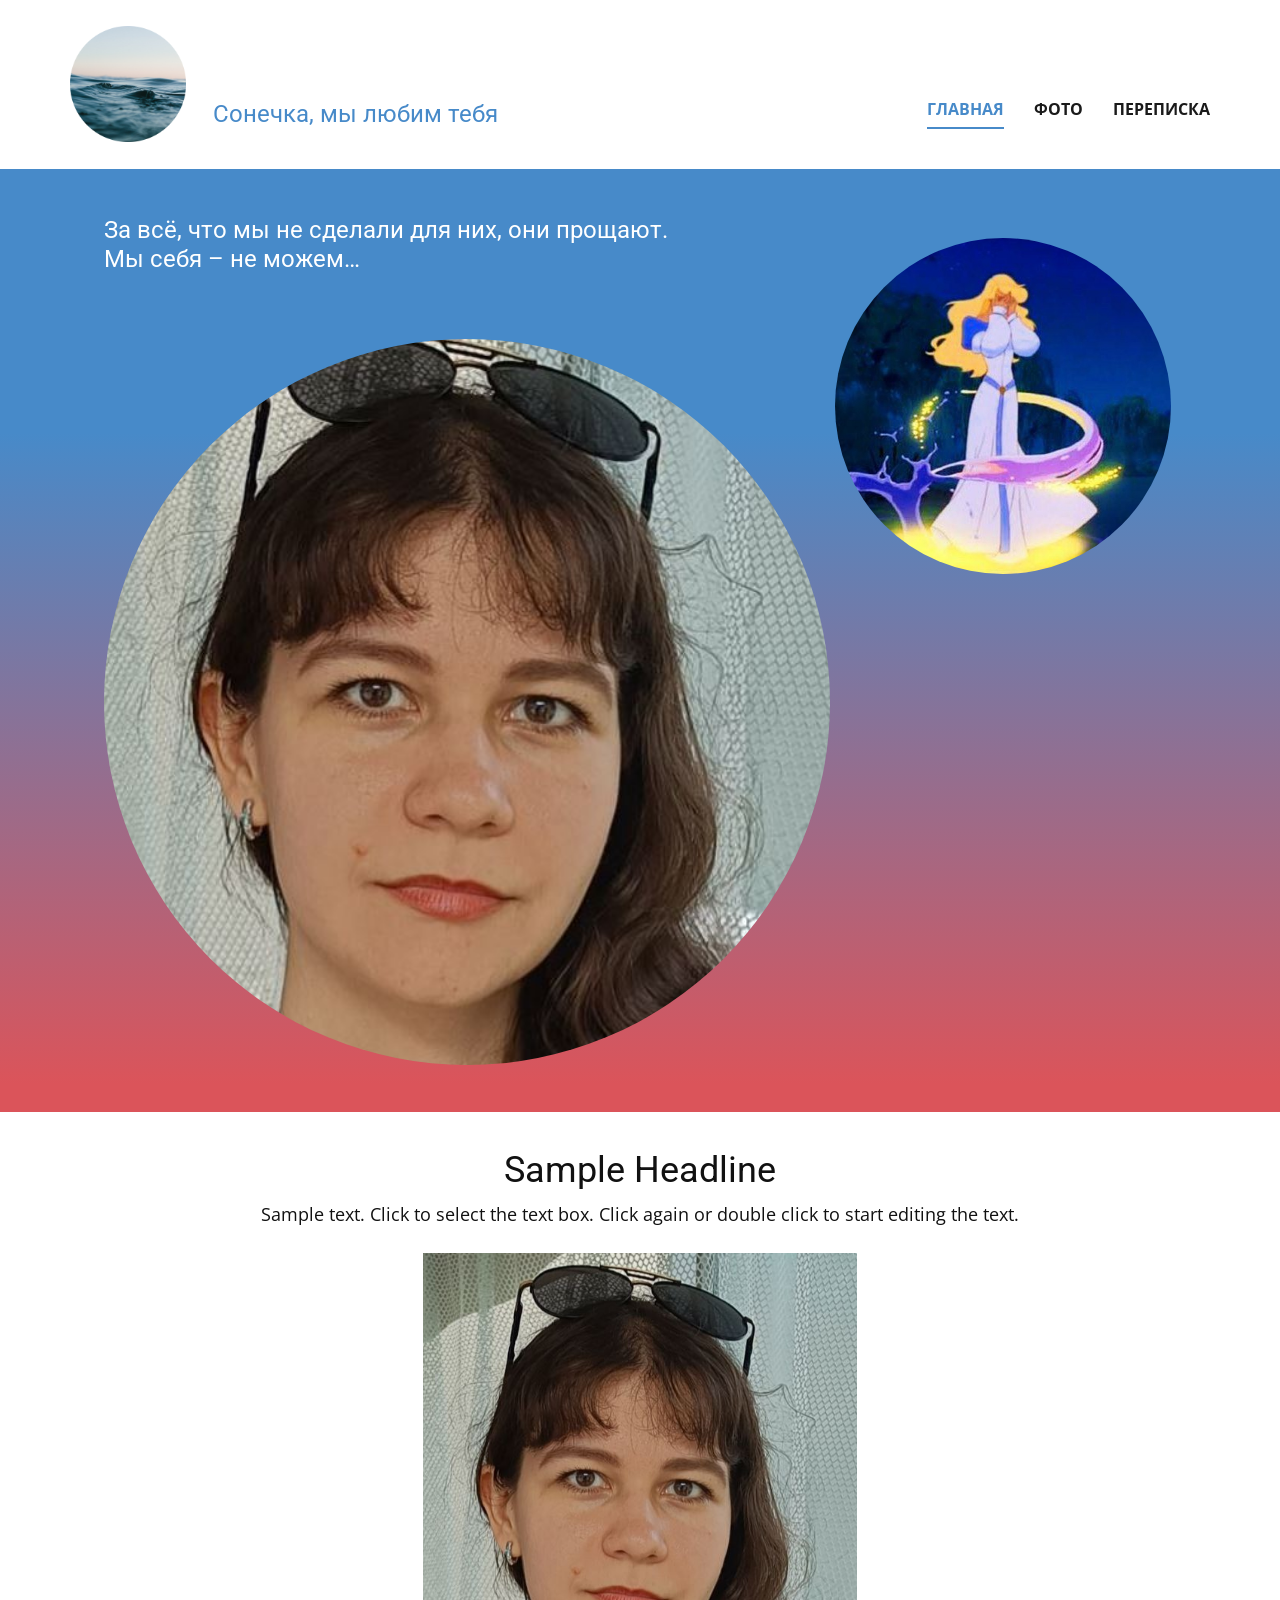
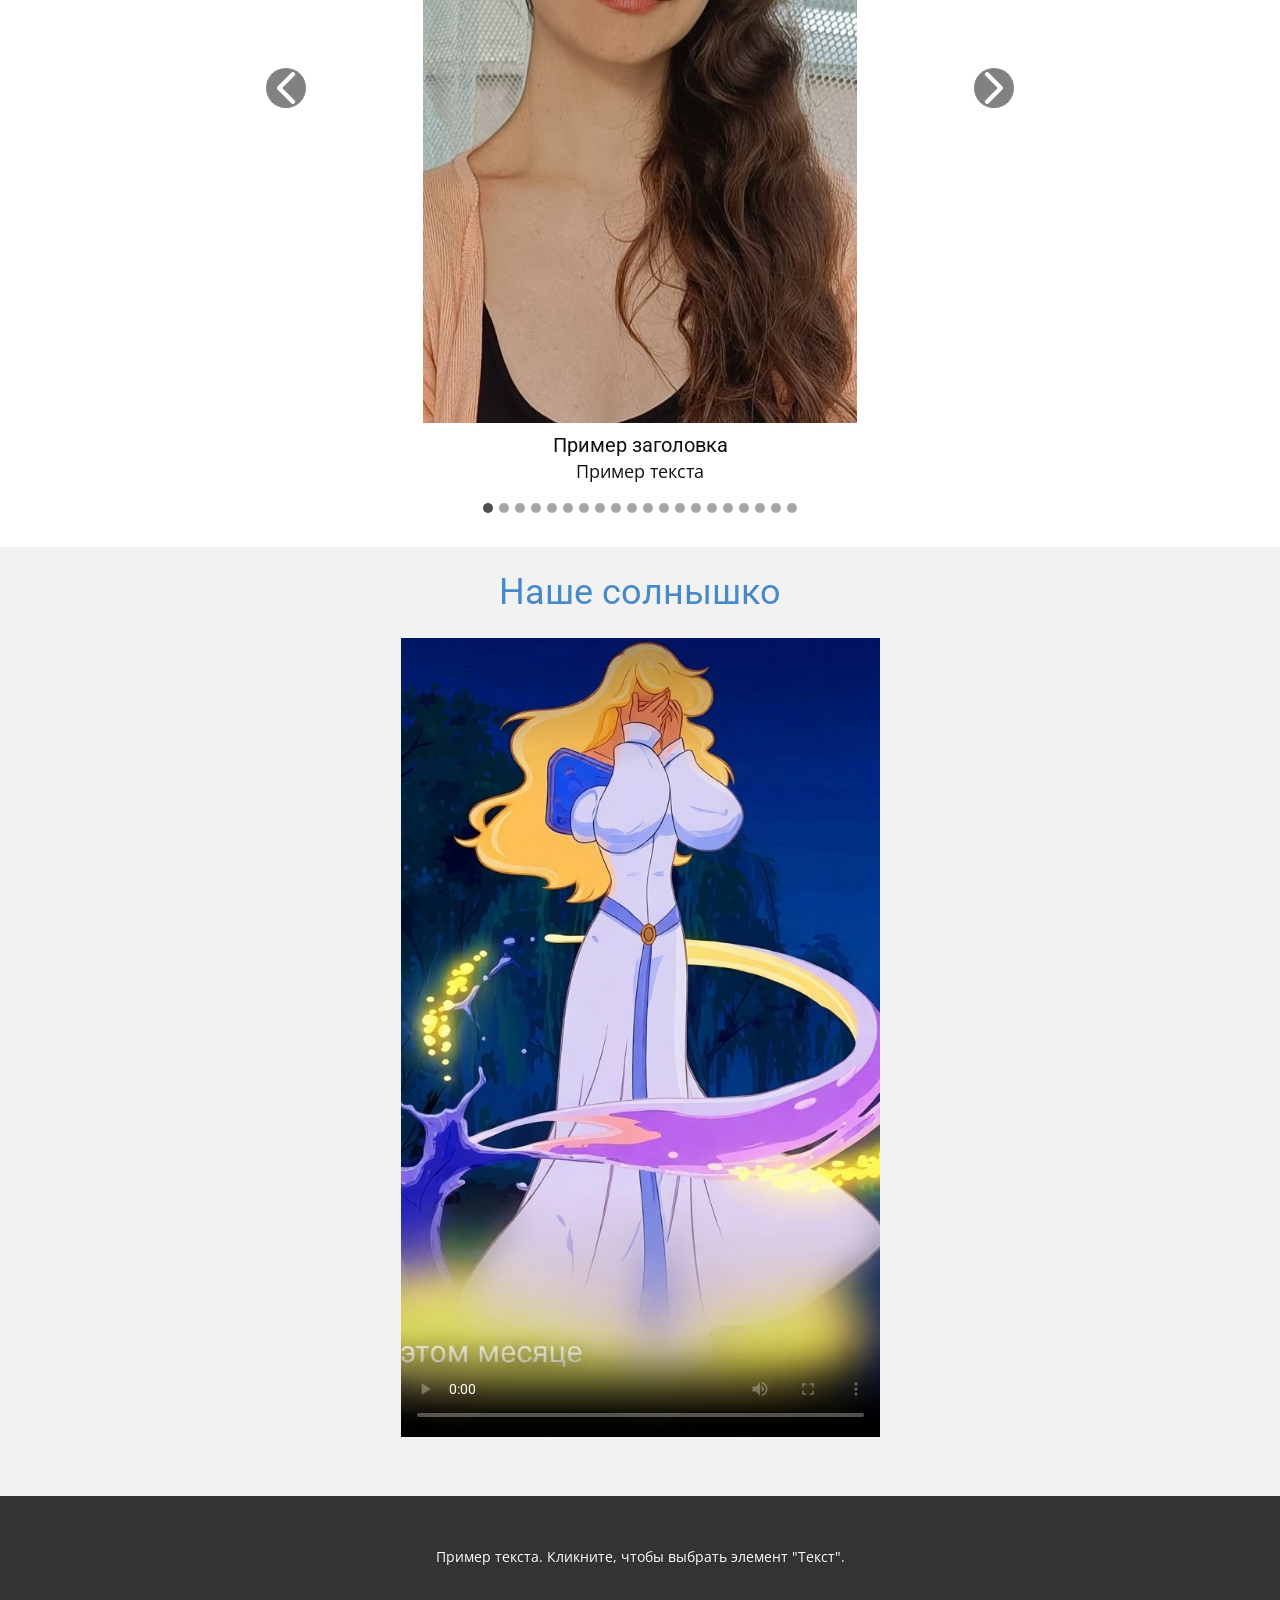
<file: index.html>
<!DOCTYPE html>
<html style="font-size: 16px;" lang="ru"><head>
    <meta name="viewport" content="width=device-width, initial-scale=1.0">
    <meta charset="utf-8">
    <meta name="keywords" content="Образец заголовка, Мы создаем знаковые бренды, О нас, Что мы делаем, Связаться с нами">
    <meta name="description" content="">
    <title>Главная</title>
    <link rel="stylesheet" href="nicepage.css" media="screen">
<link rel="stylesheet" href="index.css" media="screen">
    <script class="u-script" type="text/javascript" src="jquery.js" defer=""></script>
    <script class="u-script" type="text/javascript" src="nicepage.js" defer=""></script>
    <meta name="generator" content="Nicepage 8.5.1, nicepage.com">
    
    
    
    
    
    <link id="u-page-google-font" rel="stylesheet" href="https://fonts.googleapis.com/css2?display=swap&amp;family=Roboto:ital,wght@0,100;0,200;0,300;0,400;0,500;0,600;0,700;0,800;0,900;1,100;1,200;1,300;1,400;1,500;1,600;1,700;1,800;1,900&amp;family=Open+Sans:ital,wght@0,300;0,400;0,500;0,600;0,700;0,800;1,300;1,400;1,500;1,600;1,700;1,800">
    <script type="application/ld+json">{
		"@context": "http://schema.org",
		"@type": "Organization",
		"name": "Site1",
		"logo": "images/-.png"
}</script>
    <meta name="theme-color" content="#478ac9">
    <meta property="og:title" content="Главная">
    <meta property="og:description" content="">
    <meta property="og:type" content="website">
  <meta data-intl-tel-input-cdn-path="intlTelInput/"></head>
  <body data-home-page="Главная.html" data-home-page-title="Главная" data-path-to-root="./" data-include-products="false" class="u-body u-clearfix u-xl-mode" data-lang="ru"><header class="u-clearfix u-header u-white u-header" id="header"><div class="u-clearfix u-sheet u-valign-middle-lg u-valign-middle-md u-valign-middle-sm u-sheet-1">
        <a href="files/Soundtrack-SwanPrincess.mp3" class="u-file-link u-image u-image-round u-logo u-radius u-image-1" data-image-width="640" data-image-height="640">
          <img src="images/-.png" class="u-logo-image u-logo-image-1">
        </a>
        <h4 class="u-text u-text-palette-1-base u-text-1"> Сонечка, мы люби​м тебя</h4>
        <nav class="u-dropdown-icon u-menu u-menu-dropdown u-offcanvas u-menu-1" role="navigation" aria-label="Menu navigation">
          <div class="menu-collapse" style="font-size: 1rem; letter-spacing: 0px; font-weight: 700; text-transform: uppercase;">
            <a class="u-button-style u-custom-active-border-color u-custom-active-color u-custom-border u-custom-border-color u-custom-borders u-custom-hover-border-color u-custom-hover-color u-custom-left-right-menu-spacing u-custom-padding-bottom u-custom-text-active-color u-custom-text-color u-custom-text-decoration u-custom-text-hover-color u-custom-top-bottom-menu-spacing u-hamburger-link u-nav-link u-text-active-palette-1-base u-text-hover-palette-2-base u-hamburger-link-1" href="#" tabindex="-1" aria-label="Open menu" aria-controls="280f">
              <svg class="u-svg-link" viewBox="0 0 24 24"><use xlink:href="#menu-hamburger"></use></svg>
              <svg class="u-svg-content" version="1.1" id="menu-hamburger" viewBox="0 0 16 16" x="0px" y="0px" xmlns:xlink="http://www.w3.org/1999/xlink" xmlns="http://www.w3.org/2000/svg"><g><rect y="1" width="16" height="2"></rect><rect y="7" width="16" height="2"></rect><rect y="13" width="16" height="2"></rect>
</g></svg>
            </a>
          </div>
          <div class="u-custom-menu u-nav-container">
            <ul role="menubar" class="u-nav u-spacing-30 u-unstyled u-nav-1"><li role="none" class="u-nav-item"><a role="menuitem" class="u-border-2 u-border-active-palette-1-base u-border-hover-palette-1-base u-border-no-left u-border-no-right u-border-no-top u-button-style u-nav-link u-text-active-palette-1-base u-text-grey-90 u-text-hover-grey-90 u-nav-link-2" href="./">Главная</a>
</li><li role="none" class="u-nav-item"><a role="menuitem" class="u-border-2 u-border-active-palette-1-base u-border-hover-palette-1-base u-border-no-left u-border-no-right u-border-no-top u-button-style u-nav-link u-text-active-palette-1-base u-text-grey-90 u-text-hover-grey-90 u-nav-link-2" href="Фото.html">Фото</a>
</li><li role="none" class="u-nav-item"><a role="menuitem" class="u-border-2 u-border-active-palette-1-base u-border-hover-palette-1-base u-border-no-left u-border-no-right u-border-no-top u-button-style u-nav-link u-text-active-palette-1-base u-text-grey-90 u-text-hover-grey-90 u-nav-link-2" href="Переписка.html">Переписка</a>
</li></ul>
          </div>
          <div class="u-custom-menu u-nav-container-collapse" id="280f" role="region" aria-label="Menu panel">
            <div class="u-black u-container-style u-inner-container-layout u-opacity u-opacity-95 u-sidenav">
              <div class="u-inner-container-layout u-sidenav-overflow">
                <div class="u-menu-close" tabindex="-1" aria-label="Close menu"></div>
                <ul class="u-align-center u-nav u-popupmenu-items u-unstyled u-nav-2" role="menubar"><li role="none" class="u-nav-item"><a role="menuitem" class="u-button-style u-nav-link" href="./">Главная</a>
</li><li role="none" class="u-nav-item"><a role="menuitem" class="u-button-style u-nav-link" href="Фото.html">Фото</a>
</li><li role="none" class="u-nav-item"><a role="menuitem" class="u-button-style u-nav-link" href="Переписка.html">Переписка</a>
</li></ul>
              </div>
            </div>
            <div class="u-black u-menu-overlay u-opacity u-opacity-70"></div>
          </div>
        </nav>
      </div></header>
    <section class="u-clearfix u-gradient u-section-1" id="block-1">
      <div class="u-clearfix u-sheet u-valign-middle-xl u-sheet-1">
        <h4 class="u-text u-text-body-alt-color u-text-1"> За всё, что мы не сделали для них, они прощают.<br>Мы себя – не можем…
        </h4>
        <div class="custom-expanded u-file-link u-image u-image-circle u-image-1" data-image-width="640" data-image-height="640" data-href="files/Soundtrack-SwanPrincess.mp3"></div>
        <div class="u-expanded-width-sm u-expanded-width-xs u-image u-image-circle u-preserve-proportions u-image-2" alt="" data-image-width="572" data-image-height="613">
          <div class="u-preserve-proportions-child" style="padding-top: 100%;"></div>
        </div>
        <div class="u-video u-video-contain u-video-1">
          <div class="embed-responsive embed-responsive-1">
            <iframe style="position: absolute;top: 0;left: 0;width: 100%;height: 100%;" class="embed-responsive-item" src="https://www.youtube.com/embed/B9YKnNtFqds?mute=0&amp;showinfo=0&amp;controls=0&amp;start=0" frameborder="0" allowfullscreen=""></iframe>
          </div>
        </div>
      </div>
    </section>
    <section class="u-align-center u-clearfix u-container-align-center-lg u-container-align-center-md u-container-align-center-xl u-section-2" id="block-21">
      <div class="u-clearfix u-sheet u-valign-middle-lg u-valign-middle-md u-valign-middle-sm u-sheet-1">
        <h3 class="u-align-center u-text u-text-default u-text-1">Sample Headline</h3>
        <p class="u-align-center u-text u-text-2">Sample text. Click to select the text box. Click again or double click to start editing the text.</p>
        <div class="u-carousel u-expanded-width-xs u-gallery u-layout-carousel u-lightbox u-no-transition u-show-text-always u-gallery-1" data-interval="5000" data-u-ride="carousel" id="carousel-7f3a">
          <ol class="u-absolute-hcenter u-carousel-indicators u-carousel-indicators-1">
            <li data-u-target="#carousel-7f3a" data-u-slide-to="0" class="u-active u-grey-70 u-shape-circle" style="width: 10px; height: 10px;"></li>
            <li data-u-target="#carousel-7f3a" data-u-slide-to="1" class="u-grey-70 u-shape-circle" style="width: 10px; height: 10px;"></li>
            <li data-u-target="#carousel-7f3a" data-u-slide-to="2" class="u-grey-70 u-shape-circle" style="width: 10px; height: 10px;"></li>
            <li data-u-target="#carousel-7f3a" data-u-slide-to="3" class="u-grey-70 u-shape-circle" style="width: 10px; height: 10px;"></li>
            <li data-u-target="#carousel-7f3a" data-u-slide-to="4" class="u-grey-70 u-shape-circle" style="width: 10px; height: 10px;"></li>
            <li data-u-target="#carousel-7f3a" data-u-slide-to="5" class="u-grey-70 u-shape-circle" style="width: 10px; height: 10px;"></li>
            <li data-u-target="#carousel-7f3a" data-u-slide-to="6" class="u-grey-70 u-shape-circle" style="width: 10px; height: 10px;"></li>
            <li data-u-target="#carousel-7f3a" data-u-slide-to="7" class="u-grey-70 u-shape-circle" style="width: 10px; height: 10px;"></li>
            <li data-u-target="#carousel-7f3a" data-u-slide-to="8" class="u-grey-70 u-shape-circle" style="width: 10px; height: 10px;"></li>
            <li data-u-target="#carousel-7f3a" data-u-slide-to="9" class="u-grey-70 u-shape-circle" style="width: 10px; height: 10px;"></li>
            <li data-u-target="#carousel-7f3a" data-u-slide-to="10" class="u-grey-70 u-shape-circle" style="width: 10px; height: 10px;"></li>
            <li data-u-target="#carousel-7f3a" data-u-slide-to="11" class="u-grey-70 u-shape-circle" style="width: 10px; height: 10px;"></li>
            <li data-u-target="#carousel-7f3a" data-u-slide-to="12" class="u-grey-70 u-shape-circle" style="width: 10px; height: 10px;"></li>
            <li data-u-target="#carousel-7f3a" data-u-slide-to="13" class="u-grey-70 u-shape-circle" style="width: 10px; height: 10px;"></li>
            <li data-u-target="#carousel-7f3a" data-u-slide-to="14" class="u-grey-70 u-shape-circle" style="width: 10px; height: 10px;"></li>
            <li data-u-target="#carousel-7f3a" data-u-slide-to="15" class="u-grey-70 u-shape-circle" style="width: 10px; height: 10px;"></li>
            <li data-u-target="#carousel-7f3a" data-u-slide-to="16" class="u-grey-70 u-shape-circle" style="width: 10px; height: 10px;"></li>
            <li data-u-target="#carousel-7f3a" data-u-slide-to="17" class="u-grey-70 u-shape-circle" style="width: 10px; height: 10px;"></li>
            <li data-u-target="#carousel-7f3a" data-u-slide-to="18" class="u-grey-70 u-shape-circle" style="width: 10px; height: 10px;"></li>
            <li data-u-target="#carousel-7f3a" data-u-slide-to="19" class="u-grey-70 u-shape-circle" style="width: 10px; height: 10px;"></li>
          </ol>
          <div class="u-carousel-inner u-gallery-inner u-gallery-inner-1" role="listbox">
            <div class="u-active u-carousel-item u-gallery-item u-carousel-item-1">
              <div class="u-back-slide" data-image-width="576" data-image-height="1024">
                <img class="u-back-image u-expanded u-image-contain" src="images/10_225-916.jpg">
              </div>
              <div class="u-over-slide u-over-slide-1">
                <h5 class="u-gallery-heading">Пример заголовка</h5>
                <p class="u-gallery-text">Пример текста</p>
              </div>
            </div>
            <div class="u-carousel-item u-gallery-item u-carousel-item-2">
              <div class="u-back-slide" data-image-width="1080" data-image-height="1920">
                <img class="u-back-image u-expanded u-image-contain" src="images/20-916.jpg">
              </div>
              <div class="u-over-slide u-over-slide-2">
                <h5 class="u-gallery-heading">Пример заголовка</h5>
                <p class="u-gallery-text">Пример текста</p>
              </div>
            </div>
            <div class="u-carousel-item u-gallery-item u-carousel-item-3" data-image-width="492" data-image-height="548">
              <div class="u-back-slide" data-image-width="2592" data-image-height="4608">
                <img class="u-back-image u-expanded u-image-contain" src="images/30-916.jpg">
              </div>
              <div class="u-over-slide u-over-slide-3">
                <h5 class="u-gallery-heading"></h5>
              </div>
              <style data-mode="XL" data-visited="true"></style>
              <style data-mode="LG" data-visited="true"></style>
              <style data-mode="MD" data-visited="true"></style>
              <style data-mode="SM" data-visited="true"></style>
              <style data-mode="XS" data-visited="true"></style>
            </div>
            <div class="u-carousel-item u-gallery-item u-carousel-item-4" data-image-width="576" data-image-height="1280">
              <div class="u-back-slide" data-image-width="1696" data-image-height="3017">
                <img class="u-back-image u-expanded u-image-contain" src="images/35-916.jpg">
              </div>
              <div class="u-over-slide u-over-slide-4">
                <h5 class="u-gallery-heading"></h5>
              </div>
              <style data-mode="XL" data-visited="true"></style>
              <style data-mode="LG" data-visited="true"></style>
              <style data-mode="MD" data-visited="true"></style>
              <style data-mode="SM" data-visited="true"></style>
              <style data-mode="XS" data-visited="true"></style>
            </div>
            <div class="u-carousel-item u-gallery-item u-carousel-item-5" data-image-width="540" data-image-height="1200">
              <div class="u-back-slide" data-image-width="2355" data-image-height="4182">
                <img class="u-back-image u-expanded u-image-contain" src="images/36-619.jpg">
              </div>
              <div class="u-over-slide u-over-slide-5">
                <h5 class="u-gallery-heading"></h5>
              </div>
              <style data-mode="XL" data-visited="true"></style>
              <style data-mode="LG" data-visited="true"></style>
              <style data-mode="MD" data-visited="true"></style>
              <style data-mode="SM" data-visited="true"></style>
              <style data-mode="XS" data-visited="true"></style>
            </div>
            <div class="u-carousel-item u-gallery-item u-carousel-item-6" data-image-width="2592" data-image-height="4608">
              <div class="u-back-slide">
                <img class="u-back-image u-expanded u-image-contain" src="images/40-916.jpg">
              </div>
              <div class="u-over-slide u-over-slide-6">
                <h5 class="u-gallery-heading"></h5>
              </div>
              <style data-mode="XL"></style>
              <style data-mode="LG" data-visited="true"></style>
              <style data-mode="MD"></style>
              <style data-mode="SM" data-visited="true"></style>
              <style data-mode="XS"></style>
            </div>
            <div class="u-carousel-item u-gallery-item u-carousel-item-7" data-image-width="614" data-image-height="1094">
              <div class="u-back-slide">
                <img class="u-back-image u-expanded u-image-contain" src="images/45-916.jpeg">
              </div>
              <div class="u-over-slide u-over-slide-7">
                <h5 class="u-gallery-heading"></h5>
              </div>
              <style data-mode="XL"></style>
              <style data-mode="LG" data-visited="true"></style>
              <style data-mode="MD"></style>
              <style data-mode="SM" data-visited="true"></style>
              <style data-mode="XS"></style>
            </div>
            <div class="u-carousel-item u-gallery-item u-carousel-item-8" data-image-width="768" data-image-height="1344">
              <div class="u-back-slide">
                <img class="u-back-image u-expanded u-image-contain" src="images/50-916.jpeg">
              </div>
              <div class="u-over-slide u-over-slide-8">
                <h5 class="u-gallery-heading"></h5>
              </div>
              <style data-mode="XL"></style>
              <style data-mode="LG" data-visited="true"></style>
              <style data-mode="MD"></style>
              <style data-mode="SM" data-visited="true"></style>
              <style data-mode="XS"></style>
            </div>
            <div class="u-carousel-item u-gallery-item u-carousel-item-9" data-image-width="1221" data-image-height="2172">
              <div class="u-back-slide">
                <img class="u-back-image u-expanded u-image-contain" src="images/60-916.jpg">
              </div>
              <div class="u-over-slide u-over-slide-9">
                <h5 class="u-gallery-heading"></h5>
              </div>
              <style data-mode="XL"></style>
              <style data-mode="LG" data-visited="true"></style>
              <style data-mode="MD"></style>
              <style data-mode="SM" data-visited="true"></style>
              <style data-mode="XS"></style>
            </div>
            <div class="u-carousel-item u-gallery-item u-carousel-item-10" data-image-width="1077" data-image-height="1913">
              <div class="u-back-slide">
                <img class="u-back-image u-expanded u-image-contain" src="images/70-916.jpg">
              </div>
              <div class="u-over-slide u-over-slide-10">
                <h5 class="u-gallery-heading"></h5>
              </div>
              <style data-mode="XL"></style>
              <style data-mode="LG" data-visited="true"></style>
              <style data-mode="MD"></style>
              <style data-mode="SM" data-visited="true"></style>
              <style data-mode="XS"></style>
            </div>
            <div class="u-carousel-item u-gallery-item u-carousel-item-11" data-image-width="2592" data-image-height="4608">
              <div class="u-back-slide">
                <img class="u-back-image u-expanded u-image-contain" src="images/80-916.jpg">
              </div>
              <div class="u-over-slide u-over-slide-11">
                <h5 class="u-gallery-heading"></h5>
              </div>
              <style data-mode="XL"></style>
              <style data-mode="LG" data-visited="true"></style>
              <style data-mode="MD"></style>
              <style data-mode="SM" data-visited="true"></style>
              <style data-mode="XS"></style>
            </div>
            <div class="u-carousel-item u-gallery-item u-carousel-item-12" data-image-width="2592" data-image-height="4608">
              <div class="u-back-slide">
                <img class="u-back-image u-expanded u-image-contain" src="images/90-916.jpg">
              </div>
              <div class="u-over-slide u-over-slide-12">
                <h5 class="u-gallery-heading"></h5>
              </div>
              <style data-mode="XL"></style>
              <style data-mode="LG" data-visited="true"></style>
              <style data-mode="MD"></style>
              <style data-mode="SM" data-visited="true"></style>
              <style data-mode="XS"></style>
            </div>
            <div class="u-carousel-item u-gallery-item u-carousel-item-13" data-image-width="2592" data-image-height="4608">
              <div class="u-back-slide">
                <img class="u-back-image u-expanded u-image-contain" src="images/100-916.jpg">
              </div>
              <div class="u-over-slide u-over-slide-13">
                <h5 class="u-gallery-heading"></h5>
              </div>
              <style data-mode="XL"></style>
              <style data-mode="LG" data-visited="true"></style>
              <style data-mode="MD"></style>
              <style data-mode="SM" data-visited="true"></style>
              <style data-mode="XS"></style>
            </div>
            <div class="u-carousel-item u-gallery-item u-carousel-item-14" data-image-width="2592" data-image-height="4608">
              <div class="u-back-slide">
                <img class="u-back-image u-expanded u-image-contain" src="images/105-916.jpg">
              </div>
              <div class="u-over-slide u-over-slide-14">
                <h5 class="u-gallery-heading"></h5>
              </div>
              <style data-mode="XL"></style>
              <style data-mode="LG" data-visited="true"></style>
              <style data-mode="MD"></style>
              <style data-mode="SM" data-visited="true"></style>
              <style data-mode="XS"></style>
            </div>
            <div class="u-carousel-item u-gallery-item u-carousel-item-15" data-image-width="720" data-image-height="1280">
              <div class="u-back-slide">
                <img class="u-back-image u-expanded u-image-contain" src="images/110-916.jpg">
              </div>
              <div class="u-over-slide u-over-slide-15">
                <h5 class="u-gallery-heading"></h5>
              </div>
              <style data-mode="XL"></style>
              <style data-mode="LG" data-visited="true"></style>
              <style data-mode="MD"></style>
              <style data-mode="SM" data-visited="true"></style>
              <style data-mode="XS"></style>
            </div>
            <div class="u-carousel-item u-gallery-item u-carousel-item-16" data-image-width="720" data-image-height="1280">
              <div class="u-back-slide">
                <img class="u-back-image u-expanded u-image-contain" src="images/120-916.jpg">
              </div>
              <div class="u-over-slide u-over-slide-16">
                <h5 class="u-gallery-heading"></h5>
              </div>
              <style data-mode="XL"></style>
              <style data-mode="LG" data-visited="true"></style>
              <style data-mode="MD"></style>
              <style data-mode="SM" data-visited="true"></style>
              <style data-mode="XS"></style>
            </div>
            <div class="u-carousel-item u-gallery-item u-carousel-item-17" data-image-width="720" data-image-height="1280">
              <div class="u-back-slide">
                <img class="u-back-image u-expanded u-image-contain" src="images/130-916.jpg">
              </div>
              <div class="u-over-slide u-over-slide-17">
                <h5 class="u-gallery-heading"></h5>
              </div>
              <style data-mode="XL"></style>
              <style data-mode="LG" data-visited="true"></style>
              <style data-mode="MD"></style>
              <style data-mode="SM" data-visited="true"></style>
              <style data-mode="XS"></style>
            </div>
            <div class="u-carousel-item u-gallery-item u-carousel-item-18" data-image-width="931" data-image-height="1657">
              <div class="u-back-slide">
                <img class="u-back-image u-expanded u-image-contain" src="images/140-916.png">
              </div>
              <div class="u-over-slide u-over-slide-18">
                <h5 class="u-gallery-heading"></h5>
              </div>
              <style data-mode="XL"></style>
              <style data-mode="LG" data-visited="true"></style>
              <style data-mode="MD"></style>
              <style data-mode="SM" data-visited="true"></style>
              <style data-mode="XS"></style>
            </div>
            <div class="u-carousel-item u-gallery-item u-carousel-item-19" data-image-width="351" data-image-height="618">
              <div class="u-back-slide">
                <img class="u-back-image u-expanded u-image-contain" src="images/150-916.png">
              </div>
              <div class="u-over-slide u-over-slide-19">
                <h5 class="u-gallery-heading"></h5>
              </div>
              <style data-mode="XL"></style>
              <style data-mode="LG" data-visited="true"></style>
              <style data-mode="MD"></style>
              <style data-mode="SM" data-visited="true"></style>
              <style data-mode="XS"></style>
            </div>
            <div class="u-carousel-item u-gallery-item u-carousel-item-20" data-image-width="1080" data-image-height="1920">
              <div class="u-back-slide">
                <img class="u-back-image u-expanded u-image-contain" src="images/160-916.png">
              </div>
              <div class="u-over-slide u-over-slide-20">
                <h5 class="u-gallery-heading"></h5>
              </div>
              <style data-mode="XL"></style>
              <style data-mode="LG" data-visited="true"></style>
              <style data-mode="MD"></style>
              <style data-mode="SM" data-visited="true"></style>
              <style data-mode="XS"></style>
            </div>
          </div>
          <a class="u-absolute-vcenter-lg u-absolute-vcenter-md u-absolute-vcenter-sm u-absolute-vcenter-xl u-carousel-control u-carousel-control-prev u-grey-70 u-icon-circle u-opacity u-opacity-70 u-spacing-10 u-text-white u-carousel-control-1" href="#carousel-7f3a" role="button" data-u-slide="prev"><span aria-hidden="true">
              <svg viewBox="0 0 451.847 451.847"><path d="M97.141,225.92c0-8.095,3.091-16.192,9.259-22.366L300.689,9.27c12.359-12.359,32.397-12.359,44.751,0
c12.354,12.354,12.354,32.388,0,44.748L173.525,225.92l171.903,171.909c12.354,12.354,12.354,32.391,0,44.744
c-12.354,12.365-32.386,12.365-44.745,0l-194.29-194.281C100.226,242.115,97.141,234.018,97.141,225.92z"></path></svg></span><span class="sr-only">
              <svg viewBox="0 0 451.847 451.847"><path d="M97.141,225.92c0-8.095,3.091-16.192,9.259-22.366L300.689,9.27c12.359-12.359,32.397-12.359,44.751,0
c12.354,12.354,12.354,32.388,0,44.748L173.525,225.92l171.903,171.909c12.354,12.354,12.354,32.391,0,44.744
c-12.354,12.365-32.386,12.365-44.745,0l-194.29-194.281C100.226,242.115,97.141,234.018,97.141,225.92z"></path></svg></span>
          </a>
          <a class="u-absolute-vcenter-lg u-absolute-vcenter-md u-absolute-vcenter-sm u-absolute-vcenter-xl u-carousel-control u-carousel-control-next u-grey-70 u-icon-circle u-opacity u-opacity-70 u-spacing-10 u-text-white u-carousel-control-2" href="#carousel-7f3a" role="button" data-u-slide="next"><span aria-hidden="true">
              <svg viewBox="0 0 451.846 451.847"><path d="M345.441,248.292L151.154,442.573c-12.359,12.365-32.397,12.365-44.75,0c-12.354-12.354-12.354-32.391,0-44.744
L278.318,225.92L106.409,54.017c-12.354-12.359-12.354-32.394,0-44.748c12.354-12.359,32.391-12.359,44.75,0l194.287,194.284
c6.177,6.18,9.262,14.271,9.262,22.366C354.708,234.018,351.617,242.115,345.441,248.292z"></path></svg></span><span class="sr-only">
              <svg viewBox="0 0 451.846 451.847"><path d="M345.441,248.292L151.154,442.573c-12.359,12.365-32.397,12.365-44.75,0c-12.354-12.354-12.354-32.391,0-44.744
L278.318,225.92L106.409,54.017c-12.354-12.359-12.354-32.394,0-44.748c12.354-12.359,32.391-12.359,44.75,0l194.287,194.284
c6.177,6.18,9.262,14.271,9.262,22.366C354.708,234.018,351.617,242.115,345.441,248.292z"></path></svg></span>
          </a>
        </div>
      </div>
    </section>
    <section class="u-align-center u-clearfix u-container-align-center u-gradient u-section-3" id="block-20">
      <div class="u-clearfix u-sheet u-valign-middle-lg u-valign-middle-sm u-sheet-1">
        <h3 class="u-text u-text-palette-1-base u-text-1">Наше солнышко</h3>
        <div class="u-align-left u-expanded-width-xs u-uploaded-video u-video u-video-1">
          <div class="embed-responsive">
            <video class="embed-responsive-item" controls="" poster="images/91c47b50-9350-8f4d-8378-a2bf82f1dfe5.jpeg">
              <source src="files/Проект 2-5 28.06-compressed.mp4" type="video/mp4">
              <p>Your browser does not support HTML5 video.</p>
            </video>
            <button class="u-video-poster"></button>
          </div>
        </div>
      </div>
    </section>
    
    
    
    <footer class="u-align-center u-clearfix u-container-align-center u-footer u-grey-80 u-footer" id="footer"><div class="u-clearfix u-sheet u-valign-middle-md u-valign-middle-xl u-valign-middle-xs u-sheet-1">
        <p class="u-small-text u-text u-text-variant u-text-1">Пример текста. Кликните, чтобы выбрать элемент "Текст".</p>
      </div></footer>
  
</body></html>
</file>
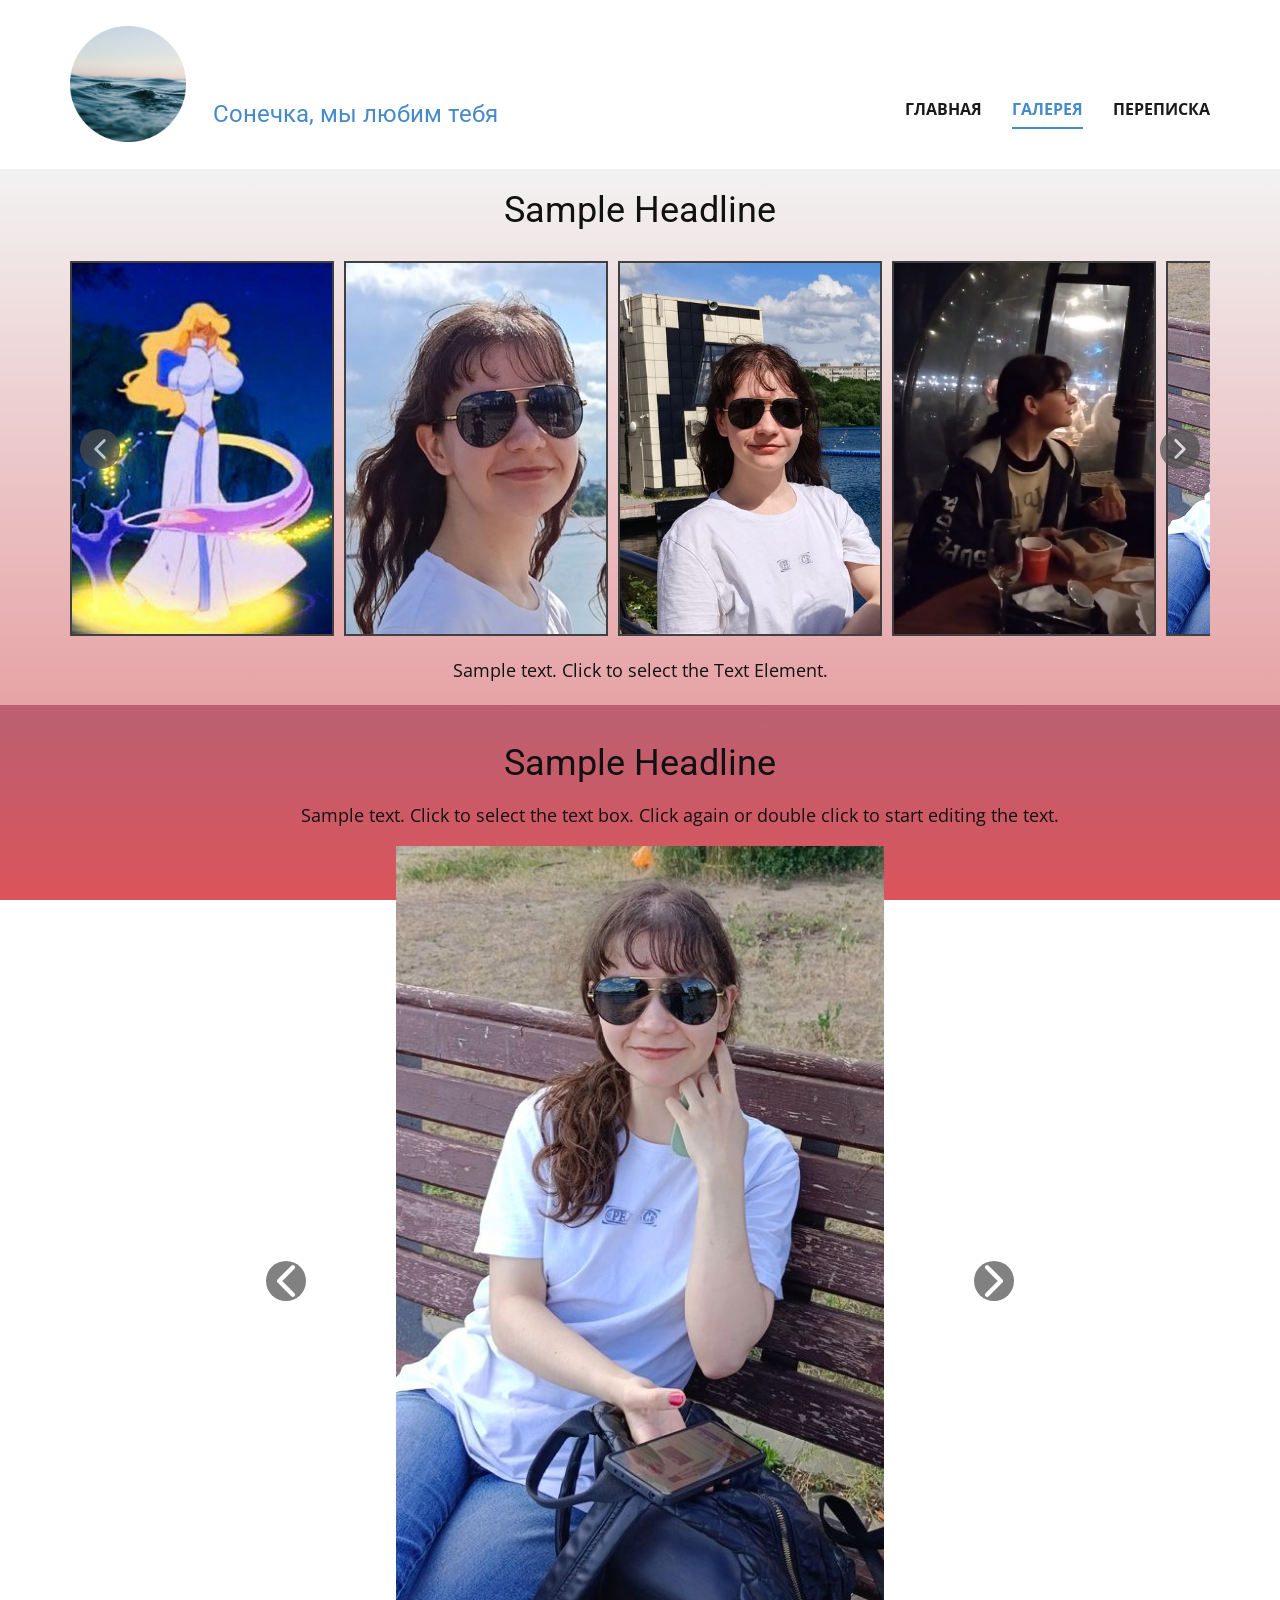
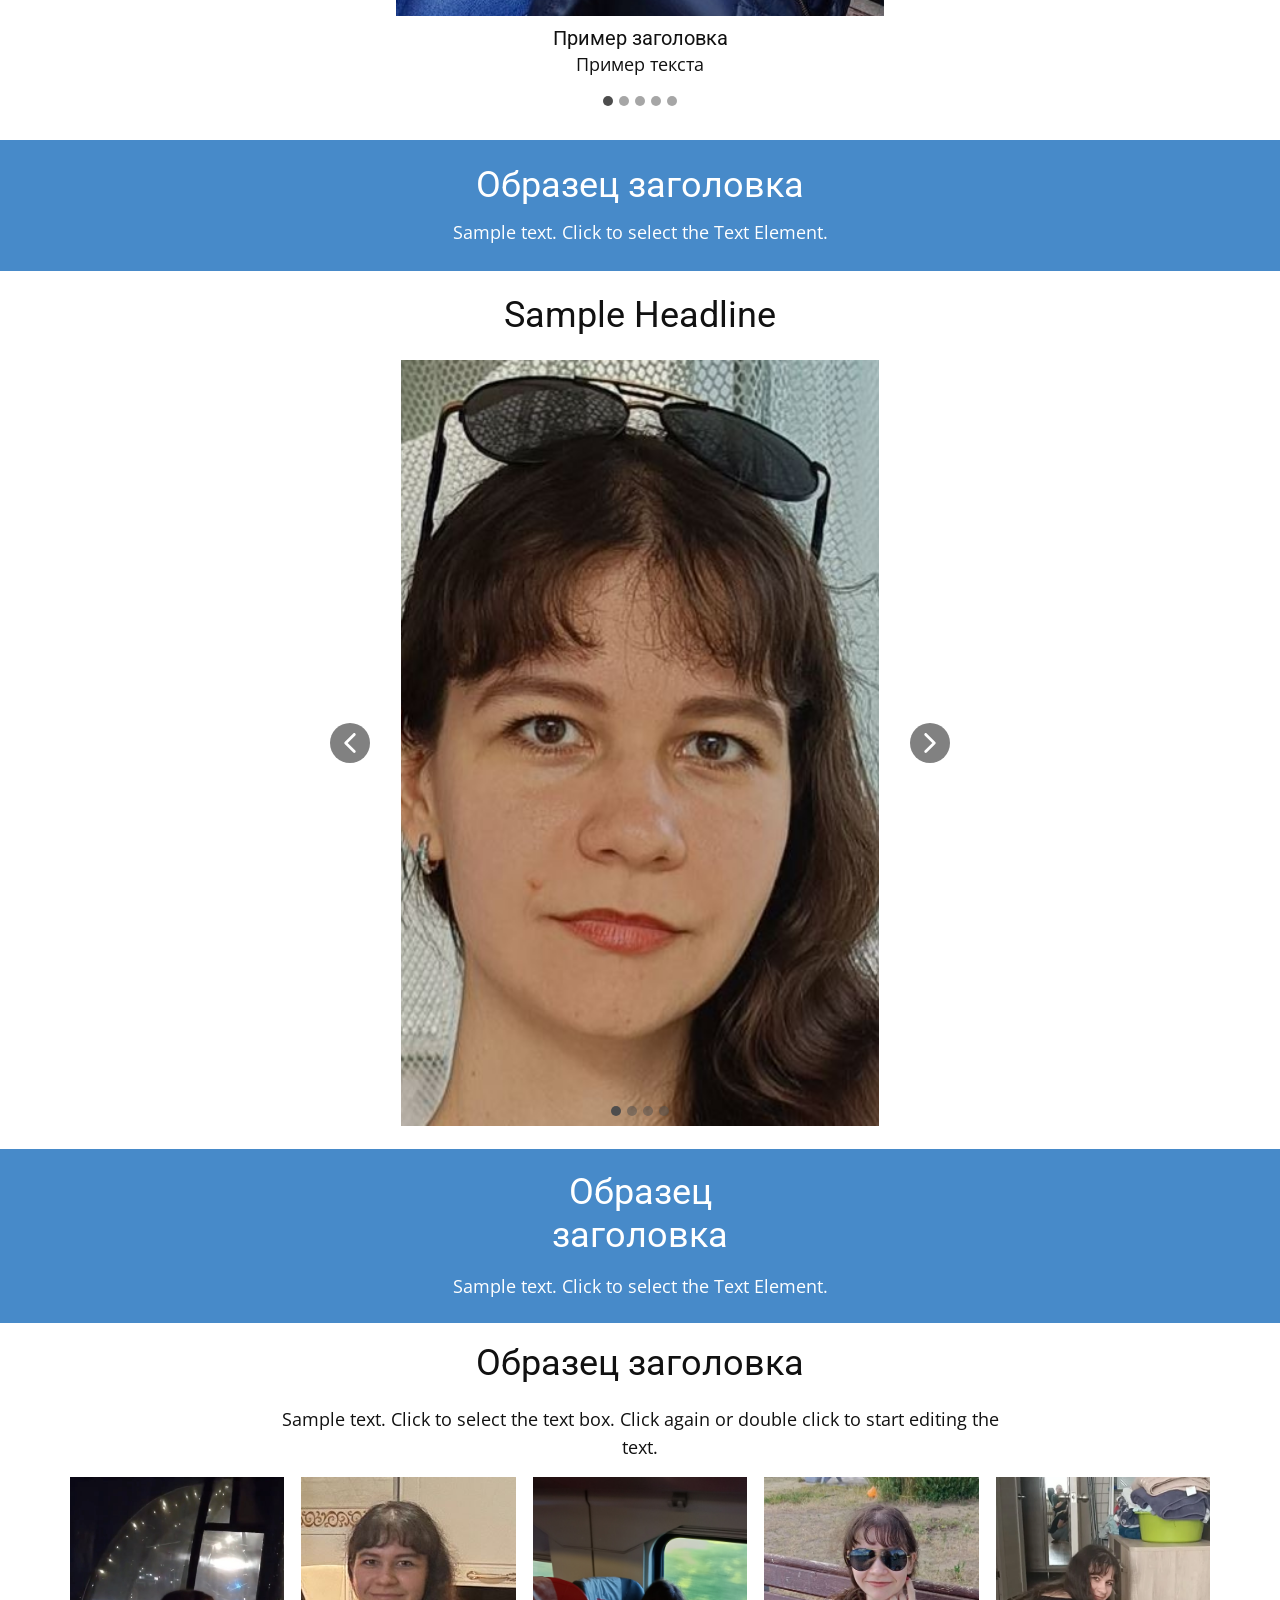
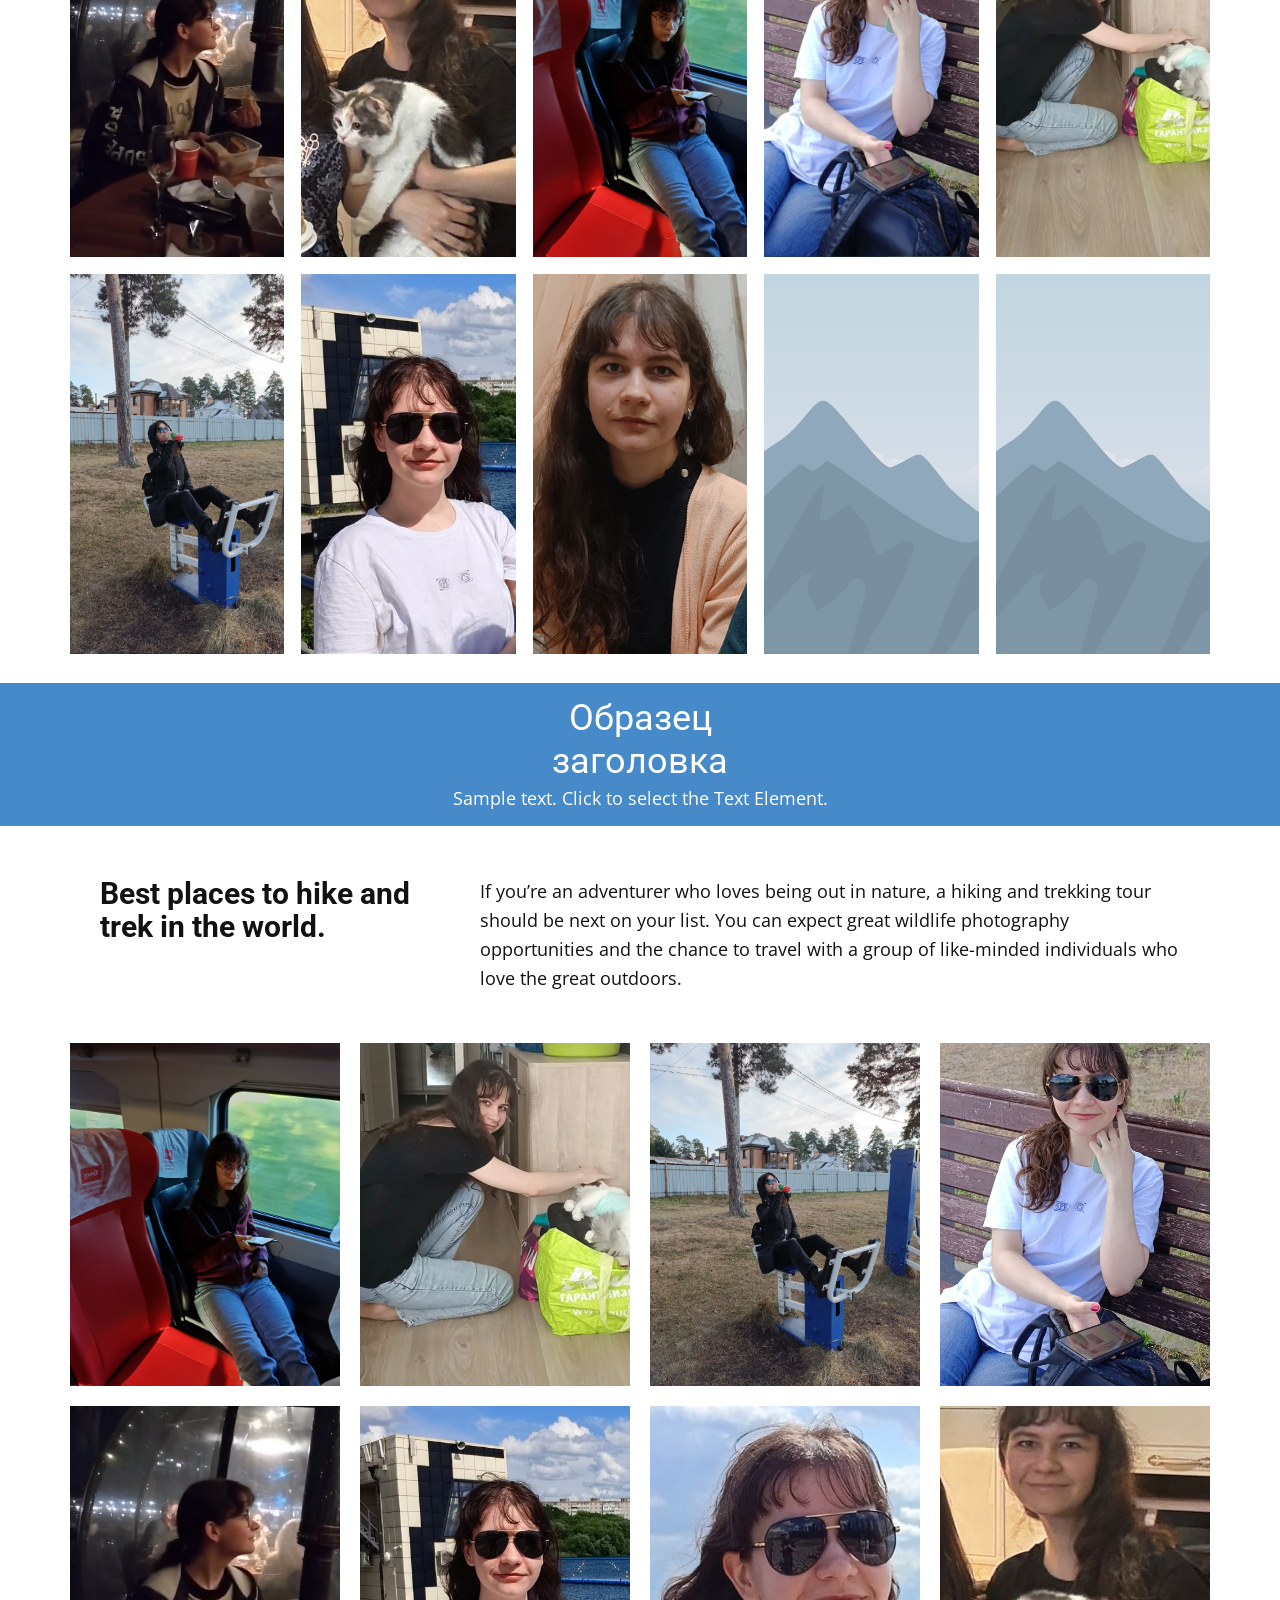
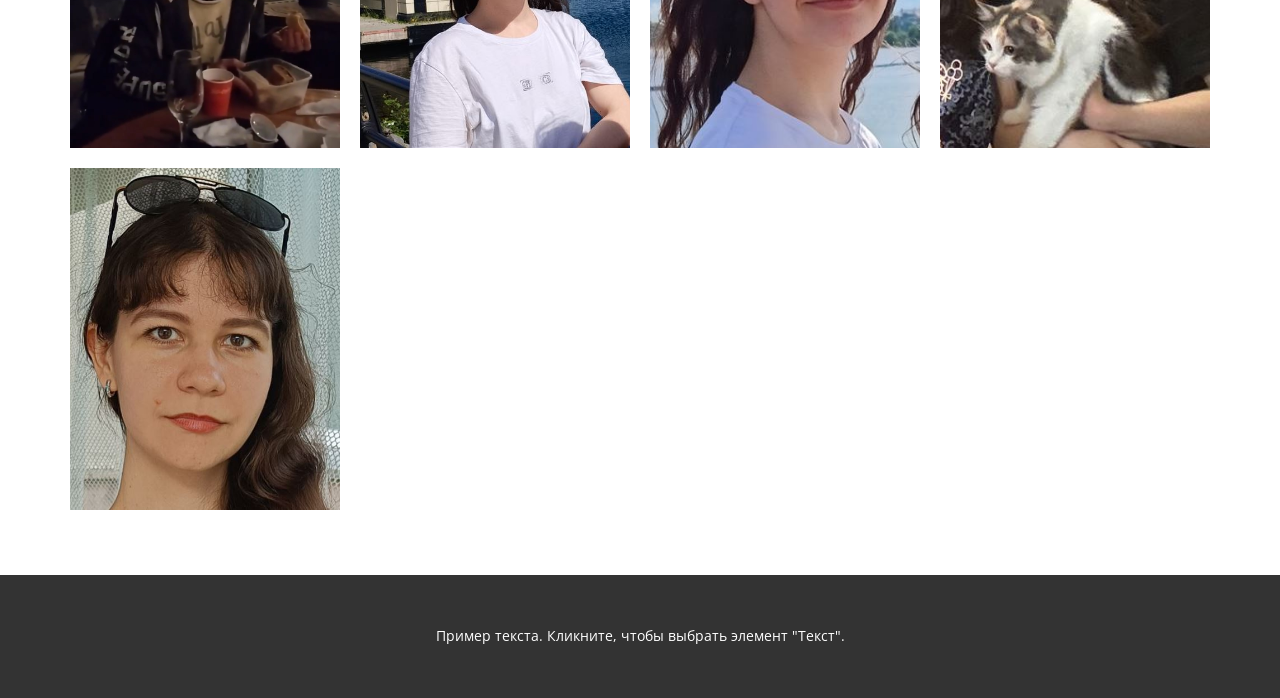
<file: Галерея.html>
<!DOCTYPE html>
<html style="font-size: 16px;" lang="ru"><head>
    <meta name="viewport" content="width=device-width, initial-scale=1.0">
    <meta charset="utf-8">
    <meta name="keywords" content="Образец заголовка, Образец заголовка">
    <meta name="description" content="">
    <title>Галерея</title>
    <link rel="stylesheet" href="nicepage.css" media="screen">
<link rel="stylesheet" href="Галерея.css" media="screen">
    <script class="u-script" type="text/javascript" src="jquery.js" defer=""></script>
    <script class="u-script" type="text/javascript" src="nicepage.js" defer=""></script>
    <meta name="generator" content="Nicepage 8.5.1, nicepage.com">
    
    
    
    
    
    
    
    
    
    
    <link id="u-page-google-font" rel="stylesheet" href="https://fonts.googleapis.com/css2?display=swap&amp;family=Roboto:ital,wght@0,100;0,200;0,300;0,400;0,500;0,600;0,700;0,800;0,900;1,100;1,200;1,300;1,400;1,500;1,600;1,700;1,800;1,900&amp;family=Open+Sans:ital,wght@0,300;0,400;0,500;0,600;0,700;0,800;1,300;1,400;1,500;1,600;1,700;1,800">
    <script type="application/ld+json">{
		"@context": "http://schema.org",
		"@type": "Organization",
		"name": "Site1",
		"logo": "images/-.png"
}</script>
    <meta name="theme-color" content="#478ac9">
    <meta property="og:title" content="Галерея">
    <meta property="og:description" content="">
    <meta property="og:type" content="website">
  <meta data-intl-tel-input-cdn-path="intlTelInput/"></head>
  <body data-path-to-root="./" data-include-products="false" class="u-body u-clearfix u-xl-mode" data-lang="ru"><header class="u-clearfix u-header u-white u-header" id="header"><div class="u-clearfix u-sheet u-valign-middle-lg u-valign-middle-xs u-sheet-1">
        <a href="files/Soundtrack-SwanPrincess.mp3" class="u-file-link u-image u-image-round u-logo u-radius u-image-1" data-image-width="640" data-image-height="640">
          <img src="images/-.png" class="u-logo-image u-logo-image-1">
        </a>
        <h4 class="u-text u-text-palette-1-base u-text-1"> Сонечка, мы люби​м тебя</h4>
        <nav class="u-dropdown-icon u-menu u-menu-dropdown u-offcanvas u-menu-1" role="navigation" aria-label="Menu navigation">
          <div class="menu-collapse" style="font-size: 1rem; letter-spacing: 0px; font-weight: 700; text-transform: uppercase;">
            <a class="u-button-style u-custom-active-border-color u-custom-active-color u-custom-border u-custom-border-color u-custom-borders u-custom-hover-border-color u-custom-hover-color u-custom-left-right-menu-spacing u-custom-padding-bottom u-custom-text-active-color u-custom-text-color u-custom-text-decoration u-custom-text-hover-color u-custom-top-bottom-menu-spacing u-hamburger-link u-nav-link u-text-active-palette-1-base u-text-hover-palette-2-base u-hamburger-link-1" href="#" tabindex="-1" aria-label="Open menu" aria-controls="280f">
              <svg class="u-svg-link" viewBox="0 0 24 24"><use xlink:href="#menu-hamburger"></use></svg>
              <svg class="u-svg-content" version="1.1" id="menu-hamburger" viewBox="0 0 16 16" x="0px" y="0px" xmlns:xlink="http://www.w3.org/1999/xlink" xmlns="http://www.w3.org/2000/svg"><g><rect y="1" width="16" height="2"></rect><rect y="7" width="16" height="2"></rect><rect y="13" width="16" height="2"></rect>
</g></svg>
            </a>
          </div>
          <div class="u-custom-menu u-nav-container">
            <ul role="menubar" class="u-nav u-spacing-30 u-unstyled u-nav-1"><li role="none" class="u-nav-item"><a role="menuitem" class="u-border-2 u-border-active-palette-1-base u-border-hover-palette-1-base u-border-no-left u-border-no-right u-border-no-top u-button-style u-nav-link u-text-active-palette-1-base u-text-grey-90 u-text-hover-grey-90 u-nav-link-2" href="./">Главная</a>
</li><li role="none" class="u-nav-item"><a role="menuitem" class="u-border-2 u-border-active-palette-1-base u-border-hover-palette-1-base u-border-no-left u-border-no-right u-border-no-top u-button-style u-nav-link u-text-active-palette-1-base u-text-grey-90 u-text-hover-grey-90 u-nav-link-2" href="Галерея.html">Галерея</a>
</li><li role="none" class="u-nav-item"><a role="menuitem" class="u-border-2 u-border-active-palette-1-base u-border-hover-palette-1-base u-border-no-left u-border-no-right u-border-no-top u-button-style u-nav-link u-text-active-palette-1-base u-text-grey-90 u-text-hover-grey-90 u-nav-link-2" href="Переписка.html">Переписка</a>
</li></ul>
          </div>
          <div class="u-custom-menu u-nav-container-collapse" id="280f" role="region" aria-label="Menu panel">
            <div class="u-black u-container-style u-inner-container-layout u-opacity u-opacity-95 u-sidenav">
              <div class="u-inner-container-layout u-sidenav-overflow">
                <div class="u-menu-close" tabindex="-1" aria-label="Close menu"></div>
                <ul class="u-align-center u-nav u-popupmenu-items u-unstyled u-nav-2" role="menubar"><li role="none" class="u-nav-item"><a role="menuitem" class="u-button-style u-nav-link" href="./">Главная</a>
</li><li role="none" class="u-nav-item"><a role="menuitem" class="u-button-style u-nav-link" href="Галерея.html">Галерея</a>
</li><li role="none" class="u-nav-item"><a role="menuitem" class="u-button-style u-nav-link" href="Переписка.html">Переписка</a>
</li></ul>
              </div>
            </div>
            <div class="u-black u-menu-overlay u-opacity u-opacity-70"></div>
          </div>
        </nav>
      </div></header>
    <section class="u-align-center u-clearfix u-container-align-center u-container-align-center-lg u-container-align-center-md u-container-align-center-sm u-container-align-center-xl u-gradient u-section-1" id="block-26">
      <div class="u-clearfix u-sheet u-valign-middle-lg u-valign-middle-md u-valign-middle-sm u-valign-middle-xs u-sheet-1">
        <h3 class="u-align-center u-text u-text-default u-text-1">Sample Headline</h3>
        <div class="u-expanded-width u-gallery u-layout-horizontal u-lightbox u-no-transition u-show-text-none u-width-fixed u-gallery-1">
          <div class="u-gallery-inner u-gallery-inner-1"><div class="u-border-2 u-border-grey-75 u-effect-hover-zoom u-gallery-item u-gallery-item-1" data-href="https://www.wildberries.ru/" data-target="_blank"><div class="u-back-slide" data-image-width="640" data-image-height="640"><img class="u-back-image u-back-image-1" src="images/IMG_20260308_144318_006.jpg">
</div><div class="u-over-slide u-shading u-over-slide-1"></div>
</div><div class="u-border-2 u-border-grey-75 u-effect-hover-zoom u-gallery-item u-gallery-item-2" data-href="https://www.wildberries.ru/"><div class="u-back-slide" data-image-width="323" data-image-height="461"><img class="u-back-image u-back-image-2" src="images/-20260405-192249.jpg">
</div><div class="u-over-slide u-shading u-over-slide-2"></div>
</div><div class="u-border-2 u-border-grey-75 u-effect-hover-zoom u-gallery-item u-gallery-item-3" data-href="./" data-page-id="774702282" title="Главная"><div class="u-back-slide" data-image-width="492" data-image-height="548"><img class="u-back-image u-back-image-3" src="images/-20260405-192155.jpg">
</div><div class="u-over-slide u-shading u-over-slide-3"></div>
</div><div class="u-border-2 u-border-grey-75 u-effect-hover-zoom u-gallery-item u-gallery-item-4"><div class="u-back-slide" data-image-width="720" data-image-height="1280"><img class="u-back-image u-back-image-4" src="images/MOV_20260227_195539_401.mp4_snapshot_00.28.879.jpg">
</div><div class="u-over-slide u-shading u-over-slide-4"></div>
</div><div class="u-border-2 u-border-grey-75 u-effect-hover-zoom u-gallery-item u-gallery-item-5"><div class="u-back-slide" data-image-width="500" data-image-height="833"><img class="u-back-image u-back-image-5" src="images/-20260405-191856.jpg">
</div><div class="u-over-slide u-shading u-over-slide-5"></div>
</div><div class="u-border-2 u-border-grey-75 u-effect-hover-zoom u-gallery-item u-gallery-item-6"><div class="u-back-slide" data-image-width="576" data-image-height="1280"><img class="u-back-image u-back-image-6" src="images/IMG_20260303_082005_225.jpg">
</div><div class="u-over-slide u-shading u-over-slide-6"></div>
</div><div class="u-border-2 u-border-grey-75 u-effect-hover-zoom u-gallery-item u-gallery-item-7" data-image-width="3456" data-image-height="4608"><div class="u-back-slide"><img class="u-back-image u-back-image-7" src="images/IMG_20240621_190513.jpg">
</div><div class="u-over-slide u-shading u-over-slide-7"></div>
</div><div class="u-border-2 u-border-grey-75 u-effect-hover-zoom u-gallery-item u-gallery-item-8" data-image-width="540" data-image-height="1200"><div class="u-back-slide"><img class="u-back-image u-back-image-8" src="images/IMG_20260405_192829.png">
</div><div class="u-over-slide u-shading u-over-slide-8"></div>
</div><div class="u-border-2 u-border-grey-75 u-effect-hover-zoom u-gallery-item u-gallery-item-9" data-image-width="960" data-image-height="1280"><div class="u-back-slide"><img class="u-back-image u-back-image-9" src="images/IMG_20260303_082004_927.jpg">
</div><div class="u-over-slide u-shading u-over-slide-9"></div>
</div><div class="u-border-2 u-border-grey-75 u-effect-hover-zoom u-gallery-item u-gallery-item-10" data-image-width="576" data-image-height="1280"><div class="u-back-slide"><img class="u-back-image u-back-image-10" src="images/IMG_20260303_082004_485.jpg">
</div><div class="u-over-slide u-shading u-over-slide-10"></div>
</div><div class="u-border-2 u-border-grey-75 u-effect-hover-zoom u-gallery-item u-gallery-item-11" data-image-width="287" data-image-height="526"><div class="u-back-slide"><img class="u-back-image u-back-image-11" src="images/-20260405-191617.jpg">
</div><div class="u-over-slide u-shading u-over-slide-11"></div>
</div><div class="u-border-2 u-border-grey-75 u-effect-hover-zoom u-gallery-item u-gallery-item-12" data-image-width="572" data-image-height="613"><div class="u-back-slide"><img class="u-back-image u-back-image-12" src="images/-20260410-174412.jpg">
</div><div class="u-over-slide u-shading u-over-slide-12"></div>
</div></div>
          <a class="u-absolute-vcenter u-gallery-nav u-gallery-nav-prev u-grey-70 u-icon-circle u-opacity u-opacity-70 u-spacing-10 u-text-white u-gallery-nav-1" href="#" role="button"><span aria-hidden="true">
              <svg viewBox="0 0 451.847 451.847"><path d="M97.141,225.92c0-8.095,3.091-16.192,9.259-22.366L300.689,9.27c12.359-12.359,32.397-12.359,44.751,0
c12.354,12.354,12.354,32.388,0,44.748L173.525,225.92l171.903,171.909c12.354,12.354,12.354,32.391,0,44.744
c-12.354,12.365-32.386,12.365-44.745,0l-194.29-194.281C100.226,242.115,97.141,234.018,97.141,225.92z"></path></svg></span><span class="sr-only">
              <svg viewBox="0 0 451.847 451.847"><path d="M97.141,225.92c0-8.095,3.091-16.192,9.259-22.366L300.689,9.27c12.359-12.359,32.397-12.359,44.751,0
c12.354,12.354,12.354,32.388,0,44.748L173.525,225.92l171.903,171.909c12.354,12.354,12.354,32.391,0,44.744
c-12.354,12.365-32.386,12.365-44.745,0l-194.29-194.281C100.226,242.115,97.141,234.018,97.141,225.92z"></path></svg></span>
          </a>
          <a class="u-absolute-vcenter u-gallery-nav u-gallery-nav-next u-grey-70 u-icon-circle u-opacity u-opacity-70 u-spacing-10 u-text-white u-gallery-nav-2" href="#" role="button"><span aria-hidden="true">
              <svg viewBox="0 0 451.846 451.847"><path d="M345.441,248.292L151.154,442.573c-12.359,12.365-32.397,12.365-44.75,0c-12.354-12.354-12.354-32.391,0-44.744
L278.318,225.92L106.409,54.017c-12.354-12.359-12.354-32.394,0-44.748c12.354-12.359,32.391-12.359,44.75,0l194.287,194.284
c6.177,6.18,9.262,14.271,9.262,22.366C354.708,234.018,351.617,242.115,345.441,248.292z"></path></svg></span><span class="sr-only">
              <svg viewBox="0 0 451.846 451.847"><path d="M345.441,248.292L151.154,442.573c-12.359,12.365-32.397,12.365-44.75,0c-12.354-12.354-12.354-32.391,0-44.744
L278.318,225.92L106.409,54.017c-12.354-12.359-12.354-32.394,0-44.748c12.354-12.359,32.391-12.359,44.75,0l194.287,194.284
c6.177,6.18,9.262,14.271,9.262,22.366C354.708,234.018,351.617,242.115,345.441,248.292z"></path></svg></span>
          </a>
        </div>
        <p class="u-align-center u-text u-text-default u-text-2">Sample text. Click to select the Text Element.</p>
      </div>
    </section>
    <section class="u-align-center u-clearfix u-container-align-center u-section-2" id="block-33">
      <div class="u-clearfix u-sheet u-valign-middle-lg u-valign-middle-sm u-sheet-1">
        <h3 class="u-align-center u-text u-text-default u-text-1">Sample Headline</h3>
        <p class="u-align-center u-text u-text-2">Sample text. Click to select the text box. Click again or double click to start editing the text.</p>
        <div class="u-carousel u-expanded-width-xs u-gallery u-layout-carousel u-lightbox u-no-transition u-show-text-always u-gallery-1" data-interval="5000" data-u-ride="carousel" id="carousel-ab2f">
          <ol class="u-absolute-hcenter u-carousel-indicators u-carousel-indicators-1">
            <li data-u-target="#carousel-ab2f" data-u-slide-to="0" class="u-active u-grey-70 u-shape-circle" style="width: 10px; height: 10px;"></li>
            <li data-u-target="#carousel-ab2f" data-u-slide-to="1" class="u-grey-70 u-shape-circle" style="width: 10px; height: 10px;"></li>
            <li data-u-target="#carousel-ab2f" data-u-slide-to="2" class="u-grey-70 u-shape-circle" style="width: 10px; height: 10px;"></li>
            <li data-u-target="#carousel-ab2f" data-u-slide-to="3" class="u-grey-70 u-shape-circle" style="width: 10px; height: 10px;"></li>
            <li data-u-target="#carousel-ab2f" data-u-slide-to="4" class="u-grey-70 u-shape-circle" style="width: 10px; height: 10px;"></li>
          </ol>
          <div class="u-carousel-inner u-gallery-inner u-gallery-inner-1" role="listbox">
            <div class="u-active u-carousel-item u-gallery-item u-carousel-item-1">
              <div class="u-back-slide" data-image-width="500" data-image-height="833">
                <img class="u-back-image u-expanded" src="images/-20260405-191856.jpg">
              </div>
              <div class="u-over-slide u-over-slide-1">
                <h5 class="u-gallery-heading">Пример заголовка</h5>
                <p class="u-gallery-text">Пример текста</p>
              </div>
            </div>
            <div class="u-carousel-item u-gallery-item u-carousel-item-2">
              <div class="u-back-slide" data-image-width="720" data-image-height="1280">
                <img class="u-back-image u-expanded" src="images/MOV_20260227_195539_401.mp4_snapshot_00.28.879.jpg">
              </div>
              <div class="u-over-slide u-over-slide-2">
                <h5 class="u-gallery-heading">Пример заголовка</h5>
                <p class="u-gallery-text">Пример текста</p>
              </div>
            </div>
            <div class="u-carousel-item u-gallery-item u-carousel-item-3" data-image-width="492" data-image-height="548">
              <div class="u-back-slide">
                <img class="u-back-image u-expanded" src="images/-20260405-192155.jpg">
              </div>
              <div class="u-over-slide u-over-slide-3">
                <h5 class="u-gallery-heading"></h5>
              </div>
              <style data-mode="XL" data-visited="true"></style>
              <style data-mode="LG"></style>
              <style data-mode="MD" data-visited="true"></style>
              <style data-mode="SM"></style>
              <style data-mode="XS" data-visited="true"></style>
            </div>
            <div class="u-carousel-item u-gallery-item u-carousel-item-4" data-image-width="576" data-image-height="1280">
              <div class="u-back-slide">
                <img class="u-back-image u-expanded" src="images/IMG_20260303_082004_485.jpg">
              </div>
              <div class="u-over-slide u-over-slide-4">
                <h5 class="u-gallery-heading"></h5>
              </div>
              <style data-mode="XL" data-visited="true"></style>
              <style data-mode="LG"></style>
              <style data-mode="MD" data-visited="true"></style>
              <style data-mode="SM"></style>
              <style data-mode="XS" data-visited="true"></style>
            </div>
            <div class="u-carousel-item u-gallery-item u-carousel-item-5" data-image-width="540" data-image-height="1200">
              <div class="u-back-slide">
                <img class="u-back-image u-expanded" src="images/IMG_20260405_192829.png">
              </div>
              <div class="u-over-slide u-over-slide-5">
                <h5 class="u-gallery-heading"></h5>
              </div>
              <style data-mode="XL" data-visited="true"></style>
              <style data-mode="LG"></style>
              <style data-mode="MD" data-visited="true"></style>
              <style data-mode="SM"></style>
              <style data-mode="XS" data-visited="true"></style>
            </div>
          </div>
          <a class="u-absolute-vcenter-lg u-absolute-vcenter-md u-absolute-vcenter-sm u-absolute-vcenter-xl u-carousel-control u-carousel-control-prev u-grey-70 u-icon-circle u-opacity u-opacity-70 u-spacing-10 u-text-white u-carousel-control-1" href="#carousel-ab2f" role="button" data-u-slide="prev"><span aria-hidden="true">
              <svg viewBox="0 0 451.847 451.847"><path d="M97.141,225.92c0-8.095,3.091-16.192,9.259-22.366L300.689,9.27c12.359-12.359,32.397-12.359,44.751,0
c12.354,12.354,12.354,32.388,0,44.748L173.525,225.92l171.903,171.909c12.354,12.354,12.354,32.391,0,44.744
c-12.354,12.365-32.386,12.365-44.745,0l-194.29-194.281C100.226,242.115,97.141,234.018,97.141,225.92z"></path></svg></span><span class="sr-only">
              <svg viewBox="0 0 451.847 451.847"><path d="M97.141,225.92c0-8.095,3.091-16.192,9.259-22.366L300.689,9.27c12.359-12.359,32.397-12.359,44.751,0
c12.354,12.354,12.354,32.388,0,44.748L173.525,225.92l171.903,171.909c12.354,12.354,12.354,32.391,0,44.744
c-12.354,12.365-32.386,12.365-44.745,0l-194.29-194.281C100.226,242.115,97.141,234.018,97.141,225.92z"></path></svg></span>
          </a>
          <a class="u-absolute-vcenter-lg u-absolute-vcenter-md u-absolute-vcenter-sm u-absolute-vcenter-xl u-carousel-control u-carousel-control-next u-grey-70 u-icon-circle u-opacity u-opacity-70 u-spacing-10 u-text-white u-carousel-control-2" href="#carousel-ab2f" role="button" data-u-slide="next"><span aria-hidden="true">
              <svg viewBox="0 0 451.846 451.847"><path d="M345.441,248.292L151.154,442.573c-12.359,12.365-32.397,12.365-44.75,0c-12.354-12.354-12.354-32.391,0-44.744
L278.318,225.92L106.409,54.017c-12.354-12.359-12.354-32.394,0-44.748c12.354-12.359,32.391-12.359,44.75,0l194.287,194.284
c6.177,6.18,9.262,14.271,9.262,22.366C354.708,234.018,351.617,242.115,345.441,248.292z"></path></svg></span><span class="sr-only">
              <svg viewBox="0 0 451.846 451.847"><path d="M345.441,248.292L151.154,442.573c-12.359,12.365-32.397,12.365-44.75,0c-12.354-12.354-12.354-32.391,0-44.744
L278.318,225.92L106.409,54.017c-12.354-12.359-12.354-32.394,0-44.748c12.354-12.359,32.391-12.359,44.75,0l194.287,194.284
c6.177,6.18,9.262,14.271,9.262,22.366C354.708,234.018,351.617,242.115,345.441,248.292z"></path></svg></span>
          </a>
        </div>
      </div>
    </section>
    <section class="u-clearfix u-palette-1-base u-section-3" id="block-34">
      <div class="u-clearfix u-sheet u-valign-middle-lg u-valign-middle-md u-valign-middle-sm u-valign-middle-xl u-sheet-1">
        <h3 class="u-align-center u-text u-text-default-lg u-text-default-md u-text-default-sm u-text-default-xl u-text-1">Образец заголовка</h3>
        <p class="u-align-center u-text u-text-default u-text-2">Sample text. Click to select the Text Element.</p>
      </div>
    </section>
    <section class="u-align-center u-clearfix u-container-align-center u-section-4" id="block-29">
      <div class="u-clearfix u-sheet u-valign-middle-lg u-valign-middle-sm u-sheet-1">
        <h3 class="u-text u-text-default u-text-1">Sample Headline</h3>
        <div class="u-carousel u-expanded-width-xs u-gallery u-gallery-slider u-layout-carousel u-lightbox u-no-transition u-show-text-on-hover u-gallery-1" id="carousel-c446" data-interval="5000" data-u-ride="carousel">
          <ol class="u-absolute-hcenter u-carousel-indicators u-carousel-indicators-1">
            <li data-u-target="#carousel-c446" data-u-slide-to="0" class="u-active u-grey-70 u-shape-circle" style="width: 10px; height: 10px;"></li>
            <li data-u-target="#carousel-c446" data-u-slide-to="1" class="u-grey-70 u-shape-circle" style="width: 10px; height: 10px;"></li>
            <li data-u-target="#carousel-c446" data-u-slide-to="2" class="u-grey-70 u-shape-circle" style="width: 10px; height: 10px;"></li>
            <li data-u-target="#carousel-c446" data-u-slide-to="3" class="u-grey-70 u-shape-circle" style="width: 10px; height: 10px;"></li>
          </ol>
          <div class="u-carousel-inner u-gallery-inner u-gallery-inner-1" role="listbox">
            <div class="u-active u-carousel-item u-effect-fade u-gallery-item u-carousel-item-1">
              <div class="u-back-slide" data-image-width="572" data-image-height="613">
                <img class="u-back-image u-expanded" src="images/-20260410-174412.jpg">
              </div>
              <div class="u-align-center u-over-slide u-shading u-valign-bottom u-over-slide-1">
                <h3 class="u-gallery-heading">Sample Title</h3>
                <p class="u-gallery-text">Sample Text</p>
              </div>
            </div>
            <div class="u-carousel-item u-effect-fade u-gallery-item u-carousel-item-2">
              <div class="u-back-slide" data-image-width="287" data-image-height="526">
                <img class="u-back-image u-expanded" src="images/-20260405-191617.jpg">
              </div>
              <div class="u-align-center u-over-slide u-shading u-valign-bottom u-over-slide-2">
                <h3 class="u-gallery-heading">Sample Title</h3>
                <p class="u-gallery-text">Sample Text</p>
              </div>
            </div>
            <div class="u-carousel-item u-effect-fade u-gallery-item u-carousel-item-3" data-image-width="540" data-image-height="1200">
              <div class="u-back-slide">
                <img class="u-back-image u-expanded" src="images/IMG_20260405_192829.png">
              </div>
              <div class="u-align-center u-over-slide u-shading u-valign-bottom u-over-slide-3"></div>
              <style data-mode="XL" data-visited="true"></style>
              <style data-mode="LG"></style>
              <style data-mode="MD" data-visited="true"></style>
              <style data-mode="SM"></style>
              <style data-mode="XS" data-visited="true"></style>
            </div>
            <div class="u-carousel-item u-effect-fade u-gallery-item u-carousel-item-4" data-image-width="3456" data-image-height="4608">
              <div class="u-back-slide">
                <img class="u-back-image u-expanded" src="images/IMG_20240621_190513.jpg">
              </div>
              <div class="u-align-center u-over-slide u-shading u-valign-bottom u-over-slide-4"></div>
              <style data-mode="XL" data-visited="true"></style>
              <style data-mode="LG"></style>
              <style data-mode="MD" data-visited="true"></style>
              <style data-mode="SM"></style>
              <style data-mode="XS" data-visited="true"></style>
            </div>
          </div>
          <a class="u-absolute-vcenter u-carousel-control u-carousel-control-prev u-grey-70 u-icon-circle u-opacity u-opacity-70 u-spacing-10 u-text-white u-carousel-control-1" href="#carousel-c446" role="button" data-u-slide="prev"><span aria-hidden="true">
              <svg viewBox="0 0 451.847 451.847"><path d="M97.141,225.92c0-8.095,3.091-16.192,9.259-22.366L300.689,9.27c12.359-12.359,32.397-12.359,44.751,0
c12.354,12.354,12.354,32.388,0,44.748L173.525,225.92l171.903,171.909c12.354,12.354,12.354,32.391,0,44.744
c-12.354,12.365-32.386,12.365-44.745,0l-194.29-194.281C100.226,242.115,97.141,234.018,97.141,225.92z"></path></svg></span><span class="sr-only">
              <svg viewBox="0 0 451.847 451.847"><path d="M97.141,225.92c0-8.095,3.091-16.192,9.259-22.366L300.689,9.27c12.359-12.359,32.397-12.359,44.751,0
c12.354,12.354,12.354,32.388,0,44.748L173.525,225.92l171.903,171.909c12.354,12.354,12.354,32.391,0,44.744
c-12.354,12.365-32.386,12.365-44.745,0l-194.29-194.281C100.226,242.115,97.141,234.018,97.141,225.92z"></path></svg></span>
          </a>
          <a class="u-absolute-vcenter u-carousel-control u-carousel-control-next u-grey-70 u-icon-circle u-opacity u-opacity-70 u-spacing-10 u-text-white u-carousel-control-2" href="#carousel-c446" role="button" data-u-slide="next"><span aria-hidden="true">
              <svg viewBox="0 0 451.846 451.847"><path d="M345.441,248.292L151.154,442.573c-12.359,12.365-32.397,12.365-44.75,0c-12.354-12.354-12.354-32.391,0-44.744
L278.318,225.92L106.409,54.017c-12.354-12.359-12.354-32.394,0-44.748c12.354-12.359,32.391-12.359,44.75,0l194.287,194.284
c6.177,6.18,9.262,14.271,9.262,22.366C354.708,234.018,351.617,242.115,345.441,248.292z"></path></svg></span><span class="sr-only">
              <svg viewBox="0 0 451.846 451.847"><path d="M345.441,248.292L151.154,442.573c-12.359,12.365-32.397,12.365-44.75,0c-12.354-12.354-12.354-32.391,0-44.744
L278.318,225.92L106.409,54.017c-12.354-12.359-12.354-32.394,0-44.748c12.354-12.359,32.391-12.359,44.75,0l194.287,194.284
c6.177,6.18,9.262,14.271,9.262,22.366C354.708,234.018,351.617,242.115,345.441,248.292z"></path></svg></span>
          </a>
        </div>
      </div>
    </section>
    <section class="u-clearfix u-container-align-center-lg u-container-align-center-md u-container-align-center-sm u-container-align-center-xl u-palette-1-base u-section-5" id="block-27">
      <div class="u-clearfix u-sheet u-valign-middle-lg u-valign-middle-sm u-valign-middle-xs u-sheet-1">
        <h3 class="u-align-center u-text u-text-1">Образец заголовка</h3>
        <p class="u-align-center u-text u-text-default u-text-2">Sample text. Click to select the Text Element.</p>
      </div>
    </section>
    <section class="u-align-center u-clearfix u-container-align-center u-container-align-center-lg u-container-align-center-xl u-section-6" id="block-20">
      <div class="u-clearfix u-sheet u-valign-middle-lg u-valign-middle-sm u-valign-middle-xs u-sheet-1">
        <h3 class="u-text u-text-default-lg u-text-default-xl u-text-1">Образец заголовка</h3>
        <p class="u-text u-text-2">Sample text. Click to select the text box. Click again or double click to start editing the text.</p>
        <div class="u-expanded-width u-gallery u-layout-grid u-lightbox u-show-text-on-hover u-gallery-1">
          <div class="u-gallery-inner u-gallery-inner-1">
            <div class="u-effect-fade u-gallery-item">
              <div class="u-back-slide" data-image-width="720" data-image-height="1280">
                <img class="u-back-image u-expanded" src="images/MOV_20260227_195539_401.mp4_snapshot_00.28.879.jpg">
              </div>
              <div class="u-container-align-center u-over-slide u-shading u-over-slide-1"></div>
            </div>
            <div class="u-effect-fade u-gallery-item">
              <div class="u-back-slide" data-image-width="287" data-image-height="526">
                <img class="u-back-image u-expanded" src="images/-20260405-191617.jpg">
              </div>
              <div class="u-container-align-center u-over-slide u-shading u-over-slide-2"></div>
            </div>
            <div class="u-effect-fade u-gallery-item">
              <div class="u-back-slide" data-image-width="3456" data-image-height="4608">
                <img class="u-back-image u-expanded" src="images/IMG_20240621_190513.jpg">
              </div>
              <div class="u-container-align-center u-over-slide u-shading u-over-slide-3"></div>
            </div>
            <div class="u-effect-fade u-gallery-item">
              <div class="u-back-slide" data-image-width="500" data-image-height="833">
                <img class="u-back-image u-expanded" src="images/-20260405-191856.jpg">
              </div>
              <div class="u-container-align-center u-over-slide u-shading u-over-slide-4"></div>
            </div>
            <div class="u-effect-fade u-gallery-item">
              <div class="u-back-slide" data-image-width="540" data-image-height="1200">
                <img class="u-back-image u-expanded" src="images/IMG_20260405_192829.png">
              </div>
              <div class="u-container-align-center u-over-slide u-shading u-over-slide-5"></div>
            </div>
            <div class="u-effect-fade u-gallery-item">
              <div class="u-back-slide" data-image-width="960" data-image-height="1280">
                <img class="u-back-image u-expanded" src="images/IMG_20260303_082004_927.jpg">
              </div>
              <div class="u-container-align-center u-over-slide u-shading u-over-slide-6"></div>
            </div>
            <div class="u-effect-fade u-gallery-item" data-image-width="492" data-image-height="548">
              <div class="u-back-slide">
                <img class="u-back-image u-expanded" src="images/-20260405-192155.jpg">
              </div>
              <div class="u-container-align-center u-over-slide u-shading u-over-slide-7"></div>
            </div>
            <div class="u-effect-fade u-gallery-item" data-image-width="576" data-image-height="1280">
              <div class="u-back-slide">
                <img class="u-back-image u-expanded" src="images/IMG_20260303_082004_485.jpg">
              </div>
              <div class="u-container-align-center u-over-slide u-shading u-over-slide-8"></div>
            </div>
            <div class="u-effect-fade u-gallery-item">
              <div class="u-back-slide">
                <img class="u-back-image u-expanded" src="images/default-image2.jpg">
              </div>
              <div class="u-container-align-center u-over-slide u-shading u-over-slide-9"></div>
            </div>
            <div class="u-effect-fade u-gallery-item">
              <div class="u-back-slide">
                <img class="u-back-image u-expanded" src="images/default-image2.jpg">
              </div>
              <div class="u-container-align-center u-over-slide u-shading u-over-slide-10"></div>
            </div>
          </div>
        </div>
      </div>
    </section>
    <section class="u-clearfix u-container-align-center-lg u-container-align-center-md u-container-align-center-sm u-container-align-center-xl u-palette-1-base u-section-7" id="block-23">
      <div class="u-clearfix u-sheet u-valign-middle u-sheet-1">
        <h3 class="u-align-center u-text u-text-1">Образец заголовка</h3>
        <p class="u-align-center u-text u-text-default-lg u-text-default-md u-text-default-sm u-text-default-xl u-text-2">Sample text. Click to select the Text Element.</p>
      </div>
    </section>
    <section class="u-clearfix u-container-align-center u-section-8" id="block-22">
      <div class="u-clearfix u-sheet u-valign-middle-lg u-valign-middle-md u-valign-middle-sm u-sheet-1">
        <div class="data-layout-selected u-clearfix u-expanded-width u-layout-wrap u-layout-wrap-1">
          <div class="u-layout">
            <div class="u-layout-row">
              <div class="u-container-align-left u-container-style u-layout-cell u-left-cell u-size-20 u-layout-cell-1">
                <div class="u-container-layout u-valign-middle-xs u-valign-top-lg u-valign-top-md u-valign-top-sm u-valign-top-xl u-container-layout-1">
                  <h2 class="u-align-left u-custom-font u-text u-text-default u-text-1">Best places to hike and trek in the world.</h2>
                </div>
              </div>
              <div class="u-container-align-left u-container-style u-layout-cell u-right-cell u-size-40 u-layout-cell-2">
                <div class="u-container-layout u-valign-top-lg u-valign-top-md u-valign-top-sm u-valign-top-xl u-container-layout-2">
                  <p class="u-align-left u-text u-text-default u-text-2">If you’re an adventurer who loves being out in nature, a hiking and trekking tour should be next on your list. You can expect great wildlife photography opportunities and the chance to travel with a group of like-minded individuals who love the great outdoors.</p>
                </div>
              </div>
            </div>
          </div>
        </div>
        <div class="u-expanded-width u-gallery u-layout-grid u-lightbox u-show-text-on-hover u-gallery-1">
          <div class="u-gallery-inner u-gallery-inner-1">
            <div class="u-effect-fade u-gallery-item" data-href="https://www.wildberries.ru/">
              <div class="u-back-slide" data-image-width="3456" data-image-height="4608">
                <img class="u-back-image u-expanded" src="images/IMG_20240621_190513.jpg">
              </div>
              <div class="u-over-slide u-shading u-over-slide-1"></div>
            </div>
            <div class="u-effect-fade u-gallery-item">
              <div class="u-back-slide" data-image-width="540" data-image-height="1200">
                <img class="u-back-image u-expanded" src="images/IMG_20260405_192829.png">
              </div>
              <div class="u-over-slide u-shading u-over-slide-2"></div>
            </div>
            <div class="u-effect-fade u-gallery-item">
              <div class="u-back-slide" data-image-width="960" data-image-height="1280">
                <img class="u-back-image u-expanded" src="images/IMG_20260303_082004_927.jpg">
              </div>
              <div class="u-over-slide u-shading u-over-slide-3"></div>
            </div>
            <div class="u-effect-fade u-gallery-item">
              <div class="u-back-slide" data-image-width="500" data-image-height="833">
                <img class="u-back-image u-expanded" src="images/-20260405-191856.jpg">
              </div>
              <div class="u-over-slide u-shading u-over-slide-4"></div>
            </div>
            <div class="u-effect-fade u-gallery-item" data-image-width="720" data-image-height="1280">
              <div class="u-back-slide">
                <img class="u-back-image u-expanded" src="images/MOV_20260227_195539_401.mp4_snapshot_00.28.879.jpg">
              </div>
              <div class="u-over-slide u-shading u-over-slide-5"></div>
            </div>
            <div class="u-effect-fade u-gallery-item" data-image-width="492" data-image-height="548">
              <div class="u-back-slide">
                <img class="u-back-image u-expanded" src="images/-20260405-192155.jpg">
              </div>
              <div class="u-over-slide u-shading u-over-slide-6"></div>
            </div>
            <div class="u-effect-fade u-gallery-item" data-image-width="323" data-image-height="461">
              <div class="u-back-slide">
                <img class="u-back-image u-expanded" src="images/-20260405-192249.jpg">
              </div>
              <div class="u-over-slide u-shading u-over-slide-7"></div>
            </div>
            <div class="u-effect-fade u-gallery-item" data-image-width="287" data-image-height="526">
              <div class="u-back-slide">
                <img class="u-back-image u-expanded" src="images/-20260405-191617.jpg">
              </div>
              <div class="u-over-slide u-shading u-over-slide-8"></div>
            </div>
            <div class="u-effect-fade u-gallery-item" data-image-width="572" data-image-height="613">
              <div class="u-back-slide">
                <img class="u-back-image u-expanded" src="images/-20260410-174412.jpg">
              </div>
              <div class="u-over-slide u-shading u-over-slide-9"></div>
            </div>
          </div>
        </div>
      </div>
    </section>
    
    
    
    <footer class="u-align-center u-clearfix u-container-align-center u-footer u-grey-80 u-footer" id="footer"><div class="u-clearfix u-sheet u-valign-middle-md u-valign-middle-xl u-valign-middle-xs u-sheet-1">
        <p class="u-small-text u-text u-text-variant u-text-1">Пример текста. Кликните, чтобы выбрать элемент "Текст".</p>
      </div></footer>
  
</body></html>
</file>
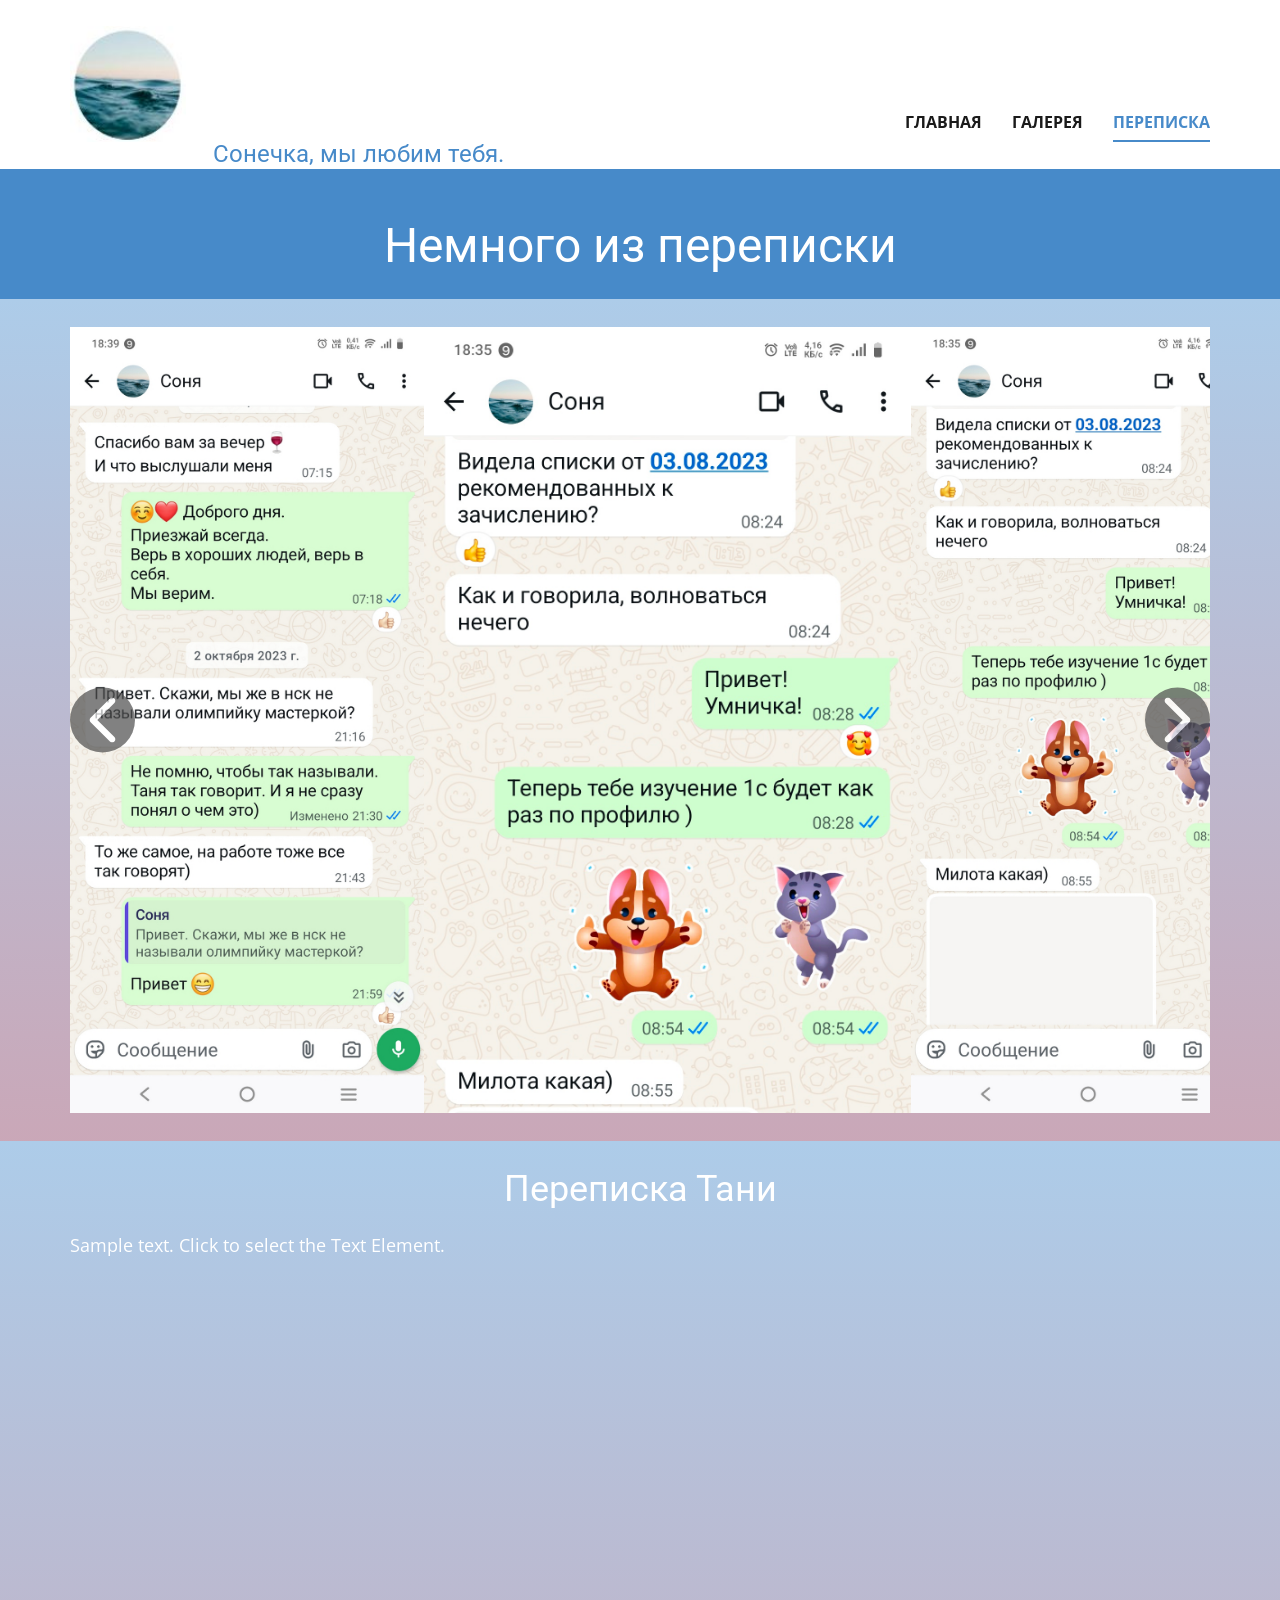
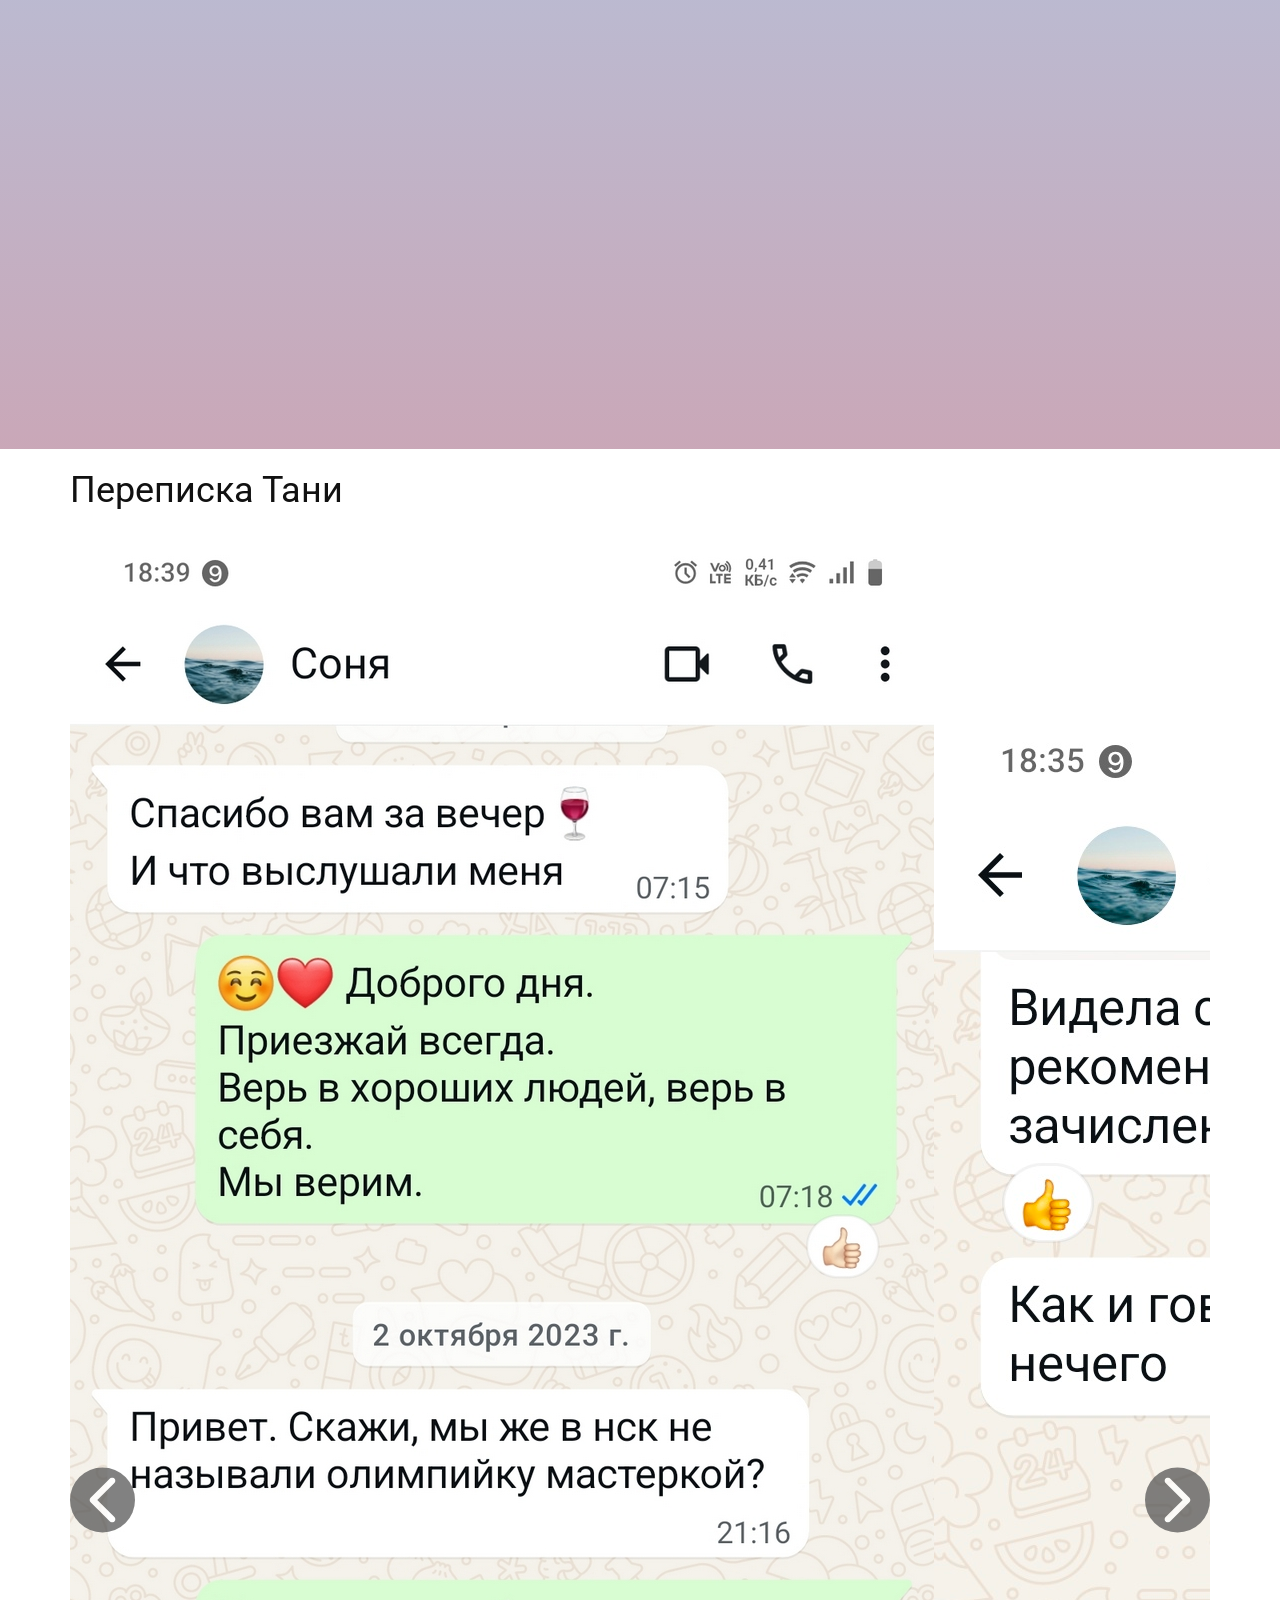
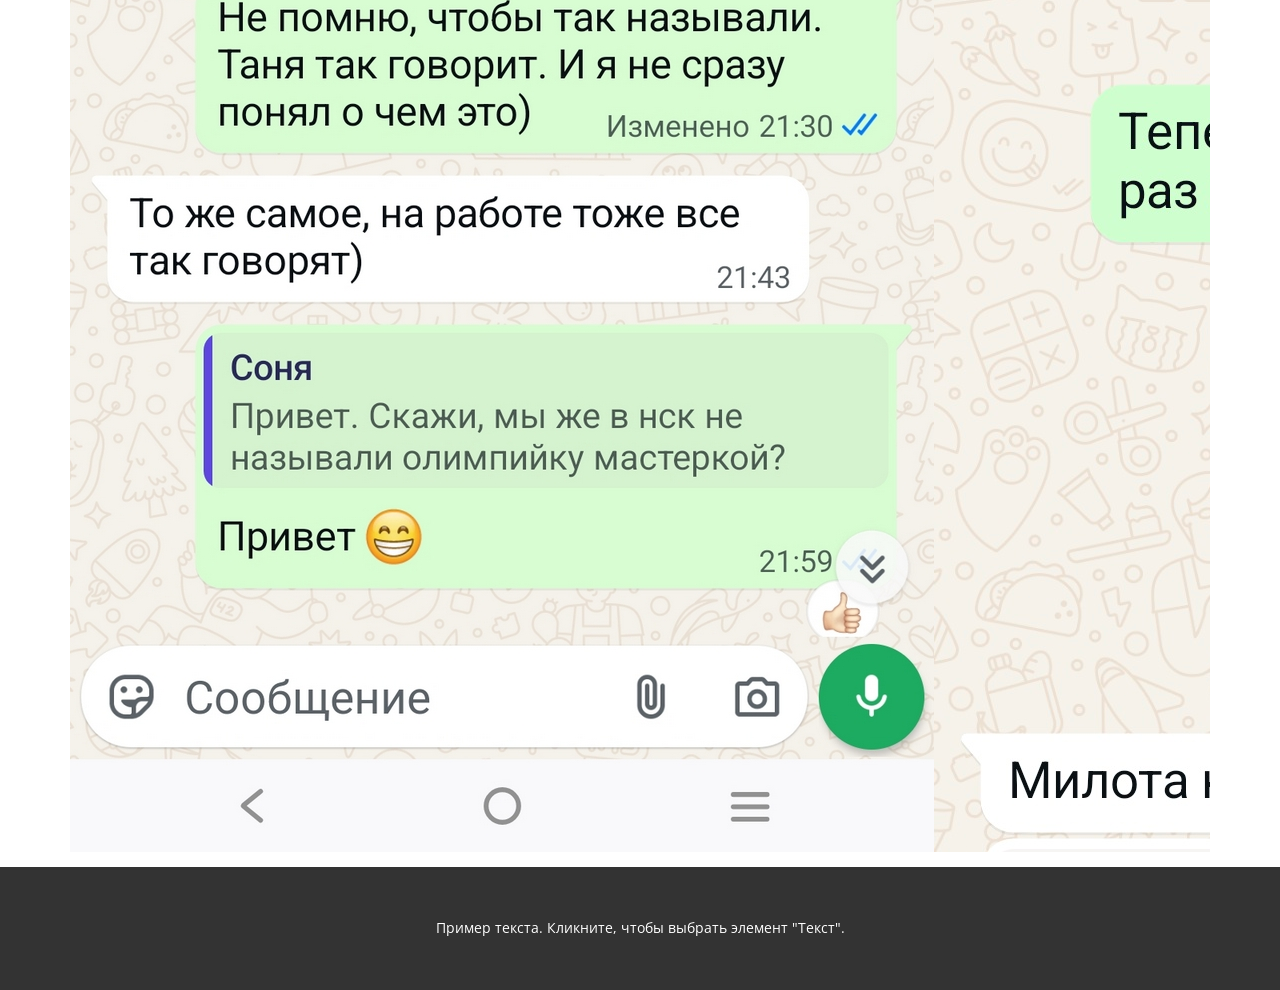
<file: Переписка — оригинал.js.html>
<!DOCTYPE html>
<html style="font-size: 16px;" lang="ru"><head>
    <meta name="viewport" content="width=device-width, initial-scale=1.0">
    <meta charset="utf-8">
    <meta name="keywords" content="">
    <meta name="description" content="">
    <title>Переписка</title>
    <link rel="stylesheet" href="nicepage.css" media="screen">
<link rel="stylesheet" href="Переписка.css" media="screen">
    <script class="u-script" type="text/javascript" src="jquery.js" defer=""></script>
    <script class="u-script" type="text/javascript" src="nicepage.js" defer=""></script>
    <meta name="generator" content="Nicepage 8.4.0, nicepage.com">
    
    
    
    
    
    
    <link id="u-page-google-font" rel="stylesheet" href="https://fonts.googleapis.com/css2?display=swap&amp;family=Roboto:ital,wght@0,100;0,200;0,300;0,400;0,500;0,600;0,700;0,800;0,900;1,100;1,200;1,300;1,400;1,500;1,600;1,700;1,800;1,900&amp;family=Open+Sans:ital,wght@0,300;0,400;0,500;0,600;0,700;0,800;1,300;1,400;1,500;1,600;1,700;1,800">
    <script type="application/ld+json">{
		"@context": "http://schema.org",
		"@type": "Organization",
		"name": "Site1",
		"logo": "images/-20260410-180909.jpg"
}</script>
    <meta name="theme-color" content="#478ac9">
    <meta property="og:title" content="Переписка">
    <meta property="og:description" content="">
    <meta property="og:type" content="website">
  <meta data-intl-tel-input-cdn-path="intlTelInput/"></head>
  <body data-path-to-root="./" data-include-products="false" class="u-body u-clearfix u-xl-mode" data-lang="ru"><header class="u-clearfix u-header u-white u-header" id="header"><div class="u-clearfix u-sheet u-valign-middle-lg u-valign-middle-md u-valign-middle-sm u-valign-middle-xs u-sheet-1">
        <a href="files/Soundtrack-SwanPrincess.mp3" class="u-file-link u-image u-logo u-image-1" data-image-width="108" data-image-height="105">
          <img src="images/-20260410-180909.jpg" class="u-logo-image u-logo-image-1">
        </a>
        <nav class="u-dropdown-icon u-menu u-menu-dropdown u-offcanvas u-menu-1" role="navigation" aria-label="Menu navigation">
          <div class="menu-collapse" style="font-size: 1rem; letter-spacing: 0px; font-weight: 700; text-transform: uppercase;">
            <a class="u-button-style u-custom-active-border-color u-custom-active-color u-custom-border u-custom-border-color u-custom-borders u-custom-hover-border-color u-custom-hover-color u-custom-left-right-menu-spacing u-custom-padding-bottom u-custom-text-active-color u-custom-text-color u-custom-text-decoration u-custom-text-hover-color u-custom-top-bottom-menu-spacing u-hamburger-link u-nav-link u-text-active-palette-1-base u-text-hover-palette-2-base u-hamburger-link-1" href="#" tabindex="-1" aria-label="Open menu" aria-controls="280f">
              <svg class="u-svg-link" viewBox="0 0 24 24"><use xlink:href="#menu-hamburger"></use></svg>
              <svg class="u-svg-content" version="1.1" id="menu-hamburger" viewBox="0 0 16 16" x="0px" y="0px" xmlns:xlink="http://www.w3.org/1999/xlink" xmlns="http://www.w3.org/2000/svg"><g><rect y="1" width="16" height="2"></rect><rect y="7" width="16" height="2"></rect><rect y="13" width="16" height="2"></rect>
</g></svg>
            </a>
          </div>
          <div class="u-custom-menu u-nav-container">
            <ul role="menubar" class="u-nav u-spacing-30 u-unstyled u-nav-1"><li role="none" class="u-nav-item"><a role="menuitem" class="u-border-2 u-border-active-palette-1-base u-border-hover-palette-1-base u-border-no-left u-border-no-right u-border-no-top u-button-style u-nav-link u-text-active-palette-1-base u-text-grey-90 u-text-hover-grey-90 u-nav-link-2" href="./">Главная</a>
</li><li role="none" class="u-nav-item"><a role="menuitem" class="u-border-2 u-border-active-palette-1-base u-border-hover-palette-1-base u-border-no-left u-border-no-right u-border-no-top u-button-style u-nav-link u-text-active-palette-1-base u-text-grey-90 u-text-hover-grey-90 u-nav-link-2" href="Галерея.html">Галерея</a>
</li><li role="none" class="u-nav-item"><a role="menuitem" class="u-border-2 u-border-active-palette-1-base u-border-hover-palette-1-base u-border-no-left u-border-no-right u-border-no-top u-button-style u-nav-link u-text-active-palette-1-base u-text-grey-90 u-text-hover-grey-90 u-nav-link-2" href="Переписка.html">Переписка</a>
</li></ul>
          </div>
          <div class="u-custom-menu u-nav-container-collapse" id="280f" role="region" aria-label="Menu panel">
            <div class="u-black u-container-style u-inner-container-layout u-opacity u-opacity-95 u-sidenav">
              <div class="u-inner-container-layout u-sidenav-overflow">
                <div class="u-menu-close" tabindex="-1" aria-label="Close menu"></div>
                <ul class="u-align-center u-nav u-popupmenu-items u-unstyled u-nav-2" role="menubar"><li role="none" class="u-nav-item"><a role="menuitem" class="u-button-style u-nav-link" href="./">Главная</a>
</li><li role="none" class="u-nav-item"><a role="menuitem" class="u-button-style u-nav-link" href="Галерея.html">Галерея</a>
</li><li role="none" class="u-nav-item"><a role="menuitem" class="u-button-style u-nav-link" href="Переписка.html">Переписка</a>
</li></ul>
              </div>
            </div>
            <div class="u-black u-menu-overlay u-opacity u-opacity-70"></div>
          </div>
        </nav>
        <h4 class="u-text u-text-palette-1-base u-text-1">Сонечка,&nbsp;мы люби​м тебя. </h4>
      </div></header>
    <section class="u-clearfix u-container-align-center-lg u-container-align-center-xl u-palette-1-base u-section-1" id="block-36">
      <div class="u-clearfix u-sheet u-valign-middle-lg u-valign-middle-sm u-valign-middle-xl u-valign-middle-xs u-sheet-1">
        <h2 class="u-align-center u-text u-text-default-lg u-text-default-xl u-text-1">Немного из переписки </h2>
      </div>
    </section>
    <section class="u-align-center u-clearfix u-container-align-center u-gradient u-section-2" id="block-33">
      <div class="u-clearfix u-sheet u-valign-middle u-sheet-1">
        <div class="u-expanded-width u-gallery u-layout-horizontal u-lightbox u-no-transition u-show-text-on-hover u-gallery-1">
          <div class="u-gallery-inner u-gallery-inner-1"><div class="u-effect-fade u-file-link u-gallery-item u-gallery-item-1" data-href="files/PTT-20230630-WA0018.mp3"><div class="u-back-slide" data-image-width="1080" data-image-height="2400"><img class="u-back-image" src="images/Screenshot_20260314_183903.jpg">
</div><div class="u-over-slide u-shading u-over-slide-1"></div>
</div><div class="u-effect-fade u-gallery-item u-gallery-item-2"><div class="u-back-slide" data-image-width="1080" data-image-height="1742"><img class="u-back-image" src="images/Screenshot_20260314_183530.jpg">
</div><div class="u-over-slide u-shading u-over-slide-2"></div>
</div><div class="u-effect-fade u-gallery-item u-gallery-item-3"><div class="u-back-slide" data-image-width="1080" data-image-height="2400"><img class="u-back-image" src="images/Screenshot_20260314_183522.jpg">
</div><div class="u-over-slide u-shading u-over-slide-3"></div>
</div><div class="u-effect-fade u-gallery-item u-gallery-item-4"><div class="u-back-slide" data-image-width="1080" data-image-height="2400"><img class="u-back-image" src="images/Screenshot_20260314_183457.jpg">
</div><div class="u-over-slide u-shading u-over-slide-4"></div>
</div><div class="u-effect-fade u-gallery-item u-gallery-item-5"><div class="u-back-slide" data-image-width="1080" data-image-height="2400"><img class="u-back-image" src="images/Screenshot_20260314_163956.jpg">
</div><div class="u-over-slide u-shading u-over-slide-5"></div>
</div><div class="u-effect-fade u-gallery-item u-gallery-item-6"><div class="u-back-slide" data-image-width="1080" data-image-height="2400"><img class="u-back-image" src="images/Screenshot_20260313_183858.jpg">
</div><div class="u-over-slide u-shading u-over-slide-6"></div>
</div><div class="u-effect-fade u-gallery-item u-gallery-item-7" data-image-width="1080" data-image-height="2400"><div class="u-back-slide"><img class="u-back-image" src="images/Screenshot_20260313_183815.jpg">
</div><div class="u-over-slide u-shading u-over-slide-7"></div>
</div><div class="u-effect-fade u-gallery-item u-gallery-item-8" data-image-width="1080" data-image-height="2400"><div class="u-back-slide"><img class="u-back-image" src="images/Screenshot_20260313_183603.jpg">
</div><div class="u-over-slide u-shading u-over-slide-8"></div>
</div><div class="u-effect-fade u-gallery-item u-gallery-item-9" data-image-width="1080" data-image-height="2400"><div class="u-back-slide"><img class="u-back-image" src="images/Screenshot_20260313_183308.jpg">
</div><div class="u-over-slide u-shading u-over-slide-9"></div>
</div><div class="u-effect-fade u-gallery-item u-gallery-item-10" data-image-width="1080" data-image-height="2400"><div class="u-back-slide"><img class="u-back-image" src="images/Screenshot_20260313_183207.jpg">
</div><div class="u-over-slide u-shading u-over-slide-10"></div>
</div><div class="u-effect-fade u-gallery-item u-gallery-item-11" data-image-width="1080" data-image-height="2400"><div class="u-back-slide"><img class="u-back-image" src="images/Screenshot_20260313_183111.jpg">
</div><div class="u-over-slide u-shading u-over-slide-11"></div>
</div><div class="u-effect-fade u-gallery-item u-gallery-item-12" data-image-width="1080" data-image-height="2400"><div class="u-back-slide"><img class="u-back-image" src="images/Screenshot_20260313_182733.jpg">
</div><div class="u-over-slide u-shading u-over-slide-12"></div>
</div><div class="u-effect-fade u-gallery-item u-gallery-item-13" data-image-width="1080" data-image-height="2400"><div class="u-back-slide"><img class="u-back-image" src="images/Screenshot_20260313_182126.jpg">
</div><div class="u-over-slide u-shading u-over-slide-13"></div>
</div><div class="u-effect-fade u-gallery-item u-gallery-item-14" data-image-width="1080" data-image-height="2400"><div class="u-back-slide"><img class="u-back-image" src="images/Screenshot_20260313_182049.jpg">
</div><div class="u-over-slide u-shading u-over-slide-14"></div>
</div><div class="u-effect-fade u-gallery-item u-gallery-item-15" data-image-width="1080" data-image-height="2400"><div class="u-back-slide"><img class="u-back-image" src="images/Screenshot_20260313_181341.jpg">
</div><div class="u-over-slide u-shading u-over-slide-15"></div>
</div><div class="u-effect-fade u-gallery-item u-gallery-item-16" data-image-width="1080" data-image-height="2400"><div class="u-back-slide"><img class="u-back-image" src="images/Screenshot_20260313_181201.jpg">
</div><div class="u-over-slide u-shading u-over-slide-16"></div>
</div><div class="u-effect-fade u-gallery-item u-gallery-item-17" data-image-width="1080" data-image-height="711"><div class="u-back-slide"><img class="u-back-image" src="images/Screenshot_20260313_181157.jpg">
</div><div class="u-over-slide u-shading u-over-slide-17"></div>
</div><div class="u-effect-fade u-gallery-item u-gallery-item-18" data-image-width="1080" data-image-height="2400"><div class="u-back-slide"><img class="u-back-image" src="images/Screenshot_20260313_181137.jpg">
</div><div class="u-over-slide u-shading u-over-slide-18"></div>
</div><div class="u-effect-fade u-gallery-item u-gallery-item-19" data-image-width="1080" data-image-height="1694"><div class="u-back-slide"><img class="u-back-image" src="images/Screenshot_20260313_181002.jpg">
</div><div class="u-over-slide u-shading u-over-slide-19"></div>
</div><div class="u-effect-fade u-gallery-item u-gallery-item-20" data-image-width="1080" data-image-height="2400"><div class="u-back-slide"><img class="u-back-image" src="images/Screenshot_20260313_180948.jpg">
</div><div class="u-over-slide u-shading u-over-slide-20"></div>
</div><div class="u-effect-fade u-gallery-item u-gallery-item-21" data-image-width="1080" data-image-height="1441"><div class="u-back-slide"><img class="u-back-image" src="images/Screenshot_20260313_180804.jpg">
</div><div class="u-over-slide u-shading u-over-slide-21"></div>
</div><div class="u-effect-fade u-gallery-item u-gallery-item-22" data-image-width="1080" data-image-height="2400"><div class="u-back-slide"><img class="u-back-image" src="images/Screenshot_20260313_180451.jpg">
</div><div class="u-over-slide u-shading u-over-slide-22"></div>
</div><div class="u-effect-fade u-gallery-item u-gallery-item-23" data-image-width="270" data-image-height="600"><div class="u-back-slide"><img class="u-back-image" src="images/1000019612.jpg">
</div><div class="u-over-slide u-shading u-over-slide-23"></div>
</div></div>
          <a class="u-absolute-vcenter u-gallery-nav u-gallery-nav-prev u-grey-70 u-icon-circle u-opacity u-opacity-70 u-spacing-10 u-text-white u-gallery-nav-1" href="#" role="button"><span aria-hidden="true">
              <svg viewBox="0 0 451.847 451.847"><path d="M97.141,225.92c0-8.095,3.091-16.192,9.259-22.366L300.689,9.27c12.359-12.359,32.397-12.359,44.751,0
c12.354,12.354,12.354,32.388,0,44.748L173.525,225.92l171.903,171.909c12.354,12.354,12.354,32.391,0,44.744
c-12.354,12.365-32.386,12.365-44.745,0l-194.29-194.281C100.226,242.115,97.141,234.018,97.141,225.92z"></path></svg></span><span class="sr-only">
              <svg viewBox="0 0 451.847 451.847"><path d="M97.141,225.92c0-8.095,3.091-16.192,9.259-22.366L300.689,9.27c12.359-12.359,32.397-12.359,44.751,0
c12.354,12.354,12.354,32.388,0,44.748L173.525,225.92l171.903,171.909c12.354,12.354,12.354,32.391,0,44.744
c-12.354,12.365-32.386,12.365-44.745,0l-194.29-194.281C100.226,242.115,97.141,234.018,97.141,225.92z"></path></svg></span>
          </a>
          <a class="u-absolute-vcenter u-gallery-nav u-gallery-nav-next u-grey-70 u-icon-circle u-opacity u-opacity-70 u-spacing-10 u-text-white u-gallery-nav-2" href="#" role="button"><span aria-hidden="true">
              <svg viewBox="0 0 451.846 451.847"><path d="M345.441,248.292L151.154,442.573c-12.359,12.365-32.397,12.365-44.75,0c-12.354-12.354-12.354-32.391,0-44.744
L278.318,225.92L106.409,54.017c-12.354-12.359-12.354-32.394,0-44.748c12.354-12.359,32.391-12.359,44.75,0l194.287,194.284
c6.177,6.18,9.262,14.271,9.262,22.366C354.708,234.018,351.617,242.115,345.441,248.292z"></path></svg></span><span class="sr-only">
              <svg viewBox="0 0 451.846 451.847"><path d="M345.441,248.292L151.154,442.573c-12.359,12.365-32.397,12.365-44.75,0c-12.354-12.354-12.354-32.391,0-44.744
L278.318,225.92L106.409,54.017c-12.354-12.359-12.354-32.394,0-44.748c12.354-12.359,32.391-12.359,44.75,0l194.287,194.284
c6.177,6.18,9.262,14.271,9.262,22.366C354.708,234.018,351.617,242.115,345.441,248.292z"></path></svg></span>
          </a>
        </div>
      </div>
    </section>
    <section class="u-clearfix u-container-align-center u-palette-5-dark-1 u-section-3" id="block-35">
      <div class="u-clearfix u-sheet u-valign-middle-lg u-valign-middle-sm u-valign-middle-xs u-sheet-1">
        <h3 class="u-align-center u-text u-text-default-lg u-text-default-md u-text-default-sm u-text-default-xl u-text-1">Переписка Тани</h3>
        <p class="u-align-center u-hidden-xs u-text u-text-default u-text-2">Sample text. Click to select the Text Element.</p>
      </div>
    </section>
    <section class="u-align-center u-clearfix u-container-align-center u-gradient u-section-4" id="block-34">
      <div class="u-clearfix u-sheet u-valign-middle u-sheet-1">
        <h3 class="u-align-center u-hidden-md u-hidden-xs u-text u-text-default-lg u-text-default-md u-text-default-sm u-text-default-xl u-text-1">Переписка Тани</h3>
        <div class="u-expanded-width u-gallery u-layout-horizontal u-lightbox u-no-transition u-show-text-on-hover u-gallery-1">
          <div class="u-gallery-inner u-gallery-inner-1"><div class="u-effect-fade u-gallery-item u-gallery-item-1"><div class="u-back-slide" data-image-width="1080" data-image-height="2400"><img class="u-back-image" src="images/Screenshot_20260314_183903.jpg">
</div><div class="u-over-slide u-shading u-over-slide-1"></div>
</div><div class="u-effect-fade u-gallery-item u-gallery-item-2"><div class="u-back-slide" data-image-width="1080" data-image-height="1742"><img class="u-back-image" src="images/Screenshot_20260314_183530.jpg">
</div><div class="u-over-slide u-shading u-over-slide-2"></div>
</div><div class="u-effect-fade u-gallery-item u-gallery-item-3"><div class="u-back-slide" data-image-width="1080" data-image-height="2400"><img class="u-back-image" src="images/Screenshot_20260314_183522.jpg">
</div><div class="u-over-slide u-shading u-over-slide-3"></div>
</div><div class="u-effect-fade u-gallery-item u-gallery-item-4"><div class="u-back-slide" data-image-width="1080" data-image-height="2400"><img class="u-back-image" src="images/Screenshot_20260314_183457.jpg">
</div><div class="u-over-slide u-shading u-over-slide-4"></div>
</div><div class="u-effect-fade u-gallery-item u-gallery-item-5"><div class="u-back-slide" data-image-width="1080" data-image-height="2400"><img class="u-back-image" src="images/Screenshot_20260314_163956.jpg">
</div><div class="u-over-slide u-shading u-over-slide-5"></div>
</div><div class="u-effect-fade u-gallery-item u-gallery-item-6"><div class="u-back-slide" data-image-width="1080" data-image-height="2400"><img class="u-back-image" src="images/Screenshot_20260313_183858.jpg">
</div><div class="u-over-slide u-shading u-over-slide-6"></div>
</div><div class="u-effect-fade u-gallery-item u-gallery-item-7" data-image-width="1080" data-image-height="2400"><div class="u-back-slide"><img class="u-back-image" src="images/Screenshot_20260313_183815.jpg">
</div><div class="u-over-slide u-shading u-over-slide-7"></div>
</div><div class="u-effect-fade u-gallery-item u-gallery-item-8" data-image-width="1080" data-image-height="2400"><div class="u-back-slide"><img class="u-back-image" src="images/Screenshot_20260313_183603.jpg">
</div><div class="u-over-slide u-shading u-over-slide-8"></div>
</div><div class="u-effect-fade u-gallery-item u-gallery-item-9" data-image-width="1080" data-image-height="2400"><div class="u-back-slide"><img class="u-back-image" src="images/Screenshot_20260313_183308.jpg">
</div><div class="u-over-slide u-shading u-over-slide-9"></div>
</div><div class="u-effect-fade u-gallery-item u-gallery-item-10" data-image-width="1080" data-image-height="2400"><div class="u-back-slide"><img class="u-back-image" src="images/Screenshot_20260313_183207.jpg">
</div><div class="u-over-slide u-shading u-over-slide-10"></div>
</div><div class="u-effect-fade u-gallery-item u-gallery-item-11" data-image-width="1080" data-image-height="2400"><div class="u-back-slide"><img class="u-back-image" src="images/Screenshot_20260313_183111.jpg">
</div><div class="u-over-slide u-shading u-over-slide-11"></div>
</div><div class="u-effect-fade u-gallery-item u-gallery-item-12" data-image-width="1080" data-image-height="2400"><div class="u-back-slide"><img class="u-back-image" src="images/Screenshot_20260313_182733.jpg">
</div><div class="u-over-slide u-shading u-over-slide-12"></div>
</div><div class="u-effect-fade u-gallery-item u-gallery-item-13" data-image-width="1080" data-image-height="2400"><div class="u-back-slide"><img class="u-back-image" src="images/Screenshot_20260313_182126.jpg">
</div><div class="u-over-slide u-shading u-over-slide-13"></div>
</div><div class="u-effect-fade u-gallery-item u-gallery-item-14" data-image-width="1080" data-image-height="2400"><div class="u-back-slide"><img class="u-back-image" src="images/Screenshot_20260313_182049.jpg">
</div><div class="u-over-slide u-shading u-over-slide-14"></div>
</div><div class="u-effect-fade u-gallery-item u-gallery-item-15" data-image-width="1080" data-image-height="2400"><div class="u-back-slide"><img class="u-back-image" src="images/Screenshot_20260313_181341.jpg">
</div><div class="u-over-slide u-shading u-over-slide-15"></div>
</div><div class="u-effect-fade u-gallery-item u-gallery-item-16" data-image-width="1080" data-image-height="2400"><div class="u-back-slide"><img class="u-back-image" src="images/Screenshot_20260313_181201.jpg">
</div><div class="u-over-slide u-shading u-over-slide-16"></div>
</div><div class="u-effect-fade u-gallery-item u-gallery-item-17" data-image-width="1080" data-image-height="711"><div class="u-back-slide"><img class="u-back-image" src="images/Screenshot_20260313_181157.jpg">
</div><div class="u-over-slide u-shading u-over-slide-17"></div>
</div><div class="u-effect-fade u-gallery-item u-gallery-item-18" data-image-width="1080" data-image-height="2400"><div class="u-back-slide"><img class="u-back-image" src="images/Screenshot_20260313_181137.jpg">
</div><div class="u-over-slide u-shading u-over-slide-18"></div>
</div><div class="u-effect-fade u-gallery-item u-gallery-item-19" data-image-width="1080" data-image-height="1694"><div class="u-back-slide"><img class="u-back-image" src="images/Screenshot_20260313_181002.jpg">
</div><div class="u-over-slide u-shading u-over-slide-19"></div>
</div><div class="u-effect-fade u-gallery-item u-gallery-item-20" data-image-width="1080" data-image-height="2400"><div class="u-back-slide"><img class="u-back-image" src="images/Screenshot_20260313_180948.jpg">
</div><div class="u-over-slide u-shading u-over-slide-20"></div>
</div><div class="u-effect-fade u-gallery-item u-gallery-item-21" data-image-width="1080" data-image-height="1441"><div class="u-back-slide"><img class="u-back-image" src="images/Screenshot_20260313_180804.jpg">
</div><div class="u-over-slide u-shading u-over-slide-21"></div>
</div><div class="u-effect-fade u-gallery-item u-gallery-item-22" data-image-width="1080" data-image-height="2400"><div class="u-back-slide"><img class="u-back-image" src="images/Screenshot_20260313_180451.jpg">
</div><div class="u-over-slide u-shading u-over-slide-22"></div>
</div><div class="u-effect-fade u-gallery-item u-gallery-item-23" data-image-width="270" data-image-height="600"><div class="u-back-slide"><img class="u-back-image" src="images/1000019612.jpg">
</div><div class="u-over-slide u-shading u-over-slide-23"></div>
</div></div>
          <a class="u-absolute-vcenter u-gallery-nav u-gallery-nav-prev u-grey-70 u-icon-circle u-opacity u-opacity-70 u-spacing-10 u-text-white u-gallery-nav-1" href="#" role="button"><span aria-hidden="true">
              <svg viewBox="0 0 451.847 451.847"><path d="M97.141,225.92c0-8.095,3.091-16.192,9.259-22.366L300.689,9.27c12.359-12.359,32.397-12.359,44.751,0
c12.354,12.354,12.354,32.388,0,44.748L173.525,225.92l171.903,171.909c12.354,12.354,12.354,32.391,0,44.744
c-12.354,12.365-32.386,12.365-44.745,0l-194.29-194.281C100.226,242.115,97.141,234.018,97.141,225.92z"></path></svg></span><span class="sr-only">
              <svg viewBox="0 0 451.847 451.847"><path d="M97.141,225.92c0-8.095,3.091-16.192,9.259-22.366L300.689,9.27c12.359-12.359,32.397-12.359,44.751,0
c12.354,12.354,12.354,32.388,0,44.748L173.525,225.92l171.903,171.909c12.354,12.354,12.354,32.391,0,44.744
c-12.354,12.365-32.386,12.365-44.745,0l-194.29-194.281C100.226,242.115,97.141,234.018,97.141,225.92z"></path></svg></span>
          </a>
          <a class="u-absolute-vcenter u-gallery-nav u-gallery-nav-next u-grey-70 u-icon-circle u-opacity u-opacity-70 u-spacing-10 u-text-white u-gallery-nav-2" href="#" role="button"><span aria-hidden="true">
              <svg viewBox="0 0 451.846 451.847"><path d="M345.441,248.292L151.154,442.573c-12.359,12.365-32.397,12.365-44.75,0c-12.354-12.354-12.354-32.391,0-44.744
L278.318,225.92L106.409,54.017c-12.354-12.359-12.354-32.394,0-44.748c12.354-12.359,32.391-12.359,44.75,0l194.287,194.284
c6.177,6.18,9.262,14.271,9.262,22.366C354.708,234.018,351.617,242.115,345.441,248.292z"></path></svg></span><span class="sr-only">
              <svg viewBox="0 0 451.846 451.847"><path d="M345.441,248.292L151.154,442.573c-12.359,12.365-32.397,12.365-44.75,0c-12.354-12.354-12.354-32.391,0-44.744
L278.318,225.92L106.409,54.017c-12.354-12.359-12.354-32.394,0-44.748c12.354-12.359,32.391-12.359,44.75,0l194.287,194.284
c6.177,6.18,9.262,14.271,9.262,22.366C354.708,234.018,351.617,242.115,345.441,248.292z"></path></svg></span>
          </a>
        </div>
      </div>
    </section>
    
    
    
    <footer class="u-align-center u-clearfix u-container-align-center u-footer u-grey-80 u-footer" id="footer"><div class="u-clearfix u-sheet u-sheet-1">
        <p class="u-small-text u-text u-text-variant u-text-1">Пример текста. Кликните, чтобы выбрать элемент "Текст".</p>
      </div></footer>
  
</body></html>
</file>
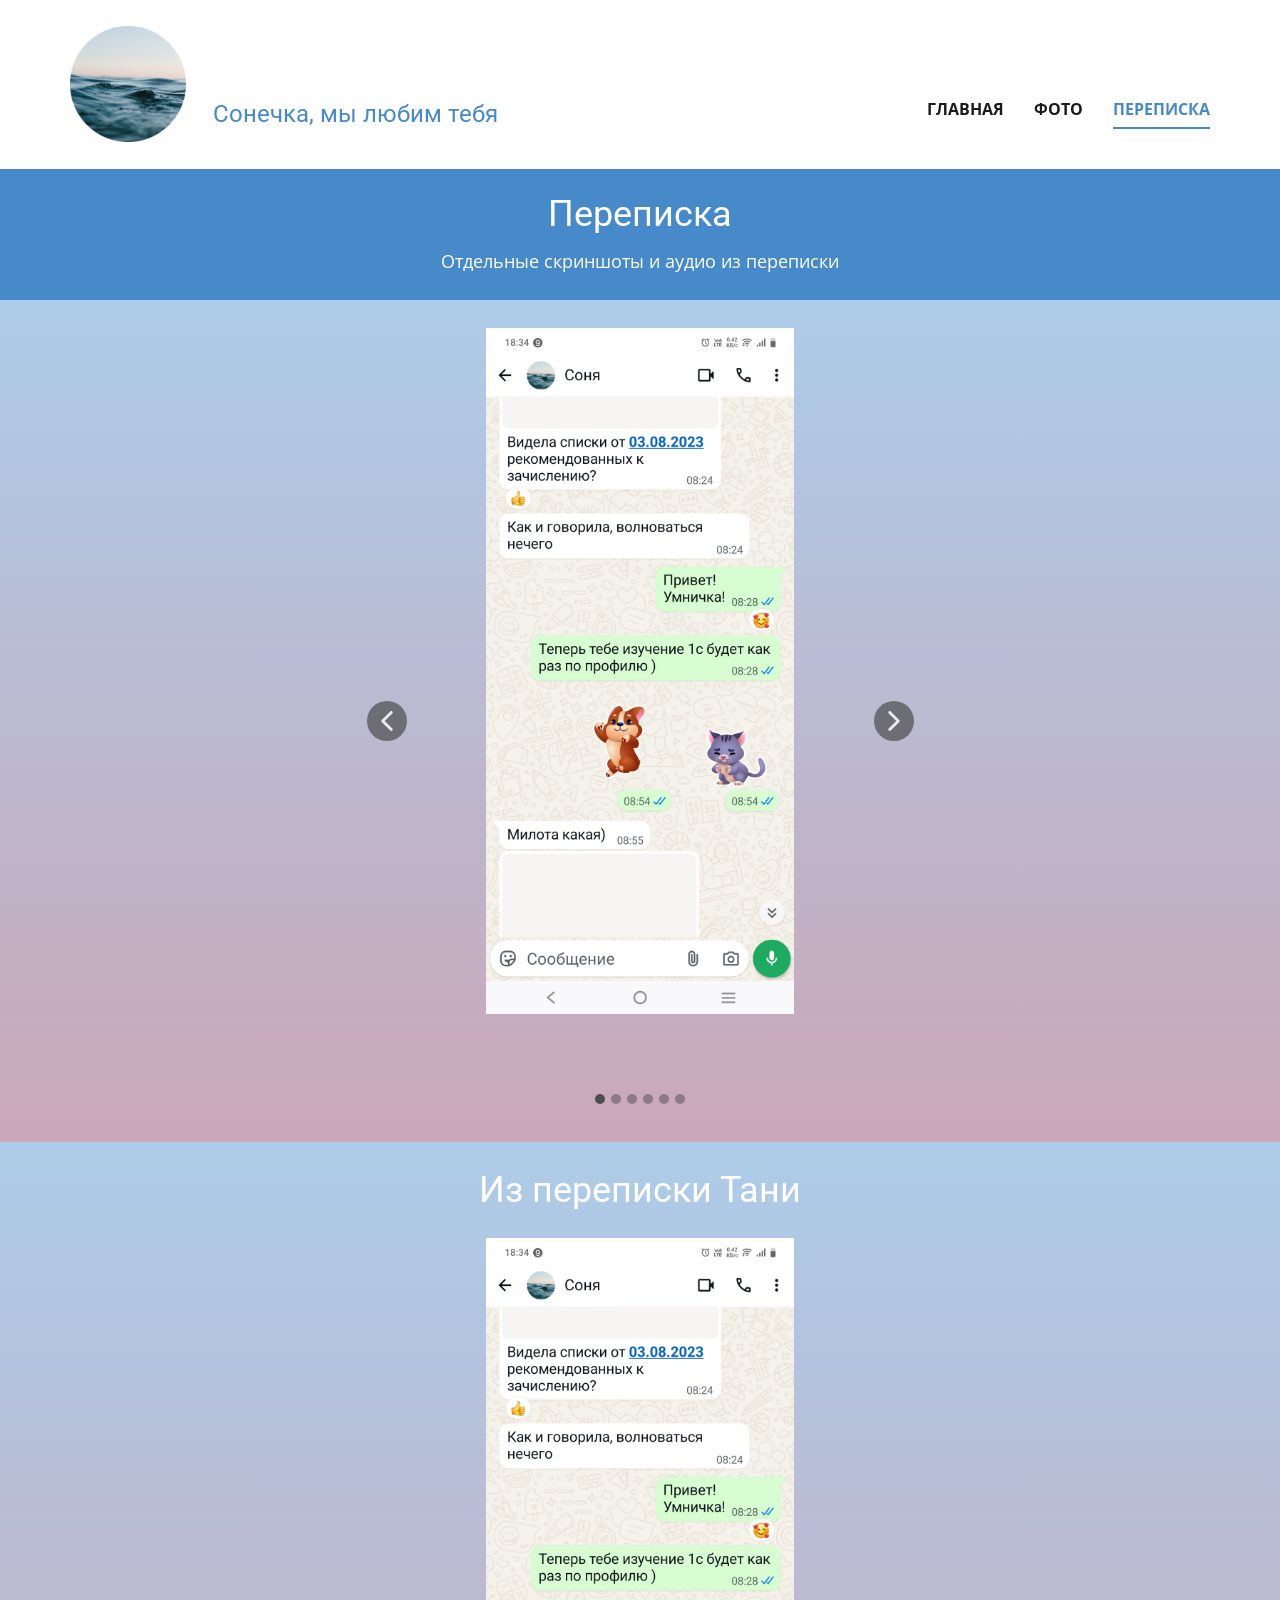
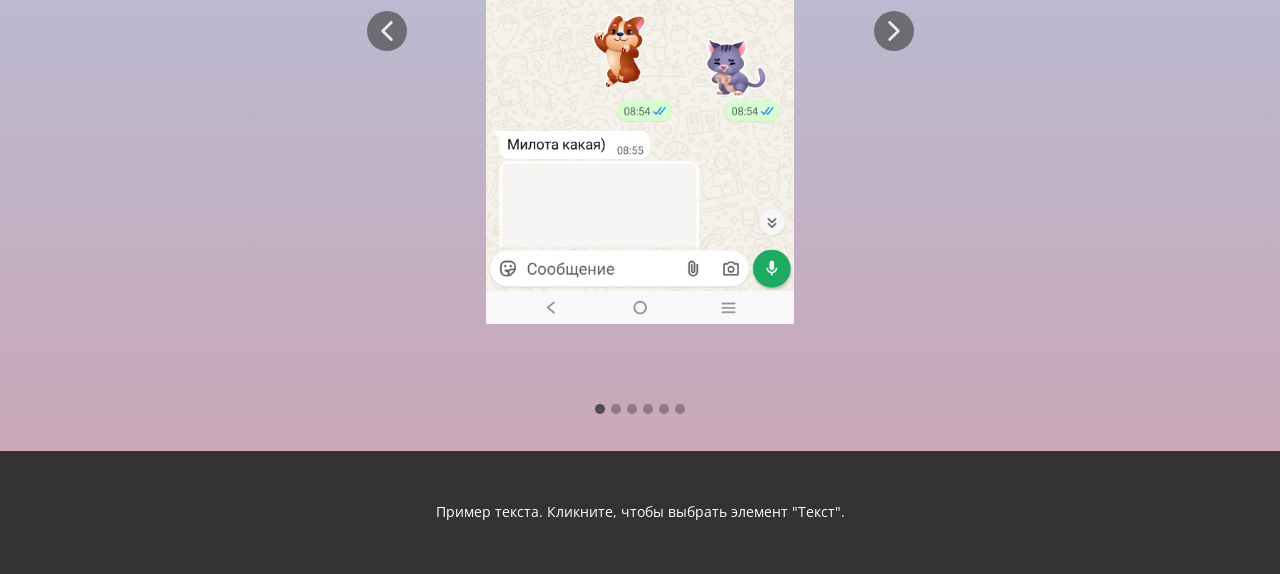
<file: Переписка.html>
<!DOCTYPE html>
<html style="font-size: 16px;" lang="ru"><head>
    <meta name="viewport" content="width=device-width, initial-scale=1.0">
    <meta charset="utf-8">
    <meta name="keywords" content="">
    <meta name="description" content="">
    <title>Переписка</title>
    <link rel="stylesheet" href="nicepage.css" media="screen">
<link rel="stylesheet" href="Переписка.css" media="screen">
    <script class="u-script" type="text/javascript" src="jquery.js" defer=""></script>
    <script class="u-script" type="text/javascript" src="nicepage.js" defer=""></script>
    <meta name="generator" content="Nicepage 8.5.1, nicepage.com">
    
    
    
    
    
    <link id="u-page-google-font" rel="stylesheet" href="https://fonts.googleapis.com/css2?display=swap&amp;family=Roboto:ital,wght@0,100;0,200;0,300;0,400;0,500;0,600;0,700;0,800;0,900;1,100;1,200;1,300;1,400;1,500;1,600;1,700;1,800;1,900&amp;family=Open+Sans:ital,wght@0,300;0,400;0,500;0,600;0,700;0,800;1,300;1,400;1,500;1,600;1,700;1,800">
    <script type="application/ld+json">{
		"@context": "http://schema.org",
		"@type": "Organization",
		"name": "Site1",
		"logo": "images/-.png"
}</script>
    <meta name="theme-color" content="#478ac9">
    <meta property="og:title" content="Переписка">
    <meta property="og:description" content="">
    <meta property="og:type" content="website">
  <meta data-intl-tel-input-cdn-path="intlTelInput/"></head>
  <body data-path-to-root="./" data-include-products="false" class="u-body u-clearfix u-xl-mode" data-lang="ru"><header class="u-clearfix u-header u-white u-header" id="header"><div class="u-clearfix u-sheet u-valign-middle-lg u-valign-middle-md u-valign-middle-sm u-sheet-1">
        <a href="files/Soundtrack-SwanPrincess.mp3" class="u-file-link u-image u-image-round u-logo u-radius u-image-1" data-image-width="640" data-image-height="640">
          <img src="images/-.png" class="u-logo-image u-logo-image-1">
        </a>
        <h4 class="u-text u-text-palette-1-base u-text-1"> Сонечка, мы люби​м тебя</h4>
        <nav class="u-dropdown-icon u-menu u-menu-dropdown u-offcanvas u-menu-1" role="navigation" aria-label="Menu navigation">
          <div class="menu-collapse" style="font-size: 1rem; letter-spacing: 0px; font-weight: 700; text-transform: uppercase;">
            <a class="u-button-style u-custom-active-border-color u-custom-active-color u-custom-border u-custom-border-color u-custom-borders u-custom-hover-border-color u-custom-hover-color u-custom-left-right-menu-spacing u-custom-padding-bottom u-custom-text-active-color u-custom-text-color u-custom-text-decoration u-custom-text-hover-color u-custom-top-bottom-menu-spacing u-hamburger-link u-nav-link u-text-active-palette-1-base u-text-hover-palette-2-base u-hamburger-link-1" href="#" tabindex="-1" aria-label="Open menu" aria-controls="280f">
              <svg class="u-svg-link" viewBox="0 0 24 24"><use xlink:href="#menu-hamburger"></use></svg>
              <svg class="u-svg-content" version="1.1" id="menu-hamburger" viewBox="0 0 16 16" x="0px" y="0px" xmlns:xlink="http://www.w3.org/1999/xlink" xmlns="http://www.w3.org/2000/svg"><g><rect y="1" width="16" height="2"></rect><rect y="7" width="16" height="2"></rect><rect y="13" width="16" height="2"></rect>
</g></svg>
            </a>
          </div>
          <div class="u-custom-menu u-nav-container">
            <ul role="menubar" class="u-nav u-spacing-30 u-unstyled u-nav-1"><li role="none" class="u-nav-item"><a role="menuitem" class="u-border-2 u-border-active-palette-1-base u-border-hover-palette-1-base u-border-no-left u-border-no-right u-border-no-top u-button-style u-nav-link u-text-active-palette-1-base u-text-grey-90 u-text-hover-grey-90 u-nav-link-2" href="./">Главная</a>
</li><li role="none" class="u-nav-item"><a role="menuitem" class="u-border-2 u-border-active-palette-1-base u-border-hover-palette-1-base u-border-no-left u-border-no-right u-border-no-top u-button-style u-nav-link u-text-active-palette-1-base u-text-grey-90 u-text-hover-grey-90 u-nav-link-2" href="Фото.html">Фото</a>
</li><li role="none" class="u-nav-item"><a role="menuitem" class="u-border-2 u-border-active-palette-1-base u-border-hover-palette-1-base u-border-no-left u-border-no-right u-border-no-top u-button-style u-nav-link u-text-active-palette-1-base u-text-grey-90 u-text-hover-grey-90 u-nav-link-2" href="Переписка.html">Переписка</a>
</li></ul>
          </div>
          <div class="u-custom-menu u-nav-container-collapse" id="280f" role="region" aria-label="Menu panel">
            <div class="u-black u-container-style u-inner-container-layout u-opacity u-opacity-95 u-sidenav">
              <div class="u-inner-container-layout u-sidenav-overflow">
                <div class="u-menu-close" tabindex="-1" aria-label="Close menu"></div>
                <ul class="u-align-center u-nav u-popupmenu-items u-unstyled u-nav-2" role="menubar"><li role="none" class="u-nav-item"><a role="menuitem" class="u-button-style u-nav-link" href="./">Главная</a>
</li><li role="none" class="u-nav-item"><a role="menuitem" class="u-button-style u-nav-link" href="Фото.html">Фото</a>
</li><li role="none" class="u-nav-item"><a role="menuitem" class="u-button-style u-nav-link" href="Переписка.html">Переписка</a>
</li></ul>
              </div>
            </div>
            <div class="u-black u-menu-overlay u-opacity u-opacity-70"></div>
          </div>
        </nav>
      </div></header>
    <section class="u-clearfix u-palette-1-base u-section-1" id="block-47">
      <div class="u-clearfix u-sheet u-valign-middle-lg u-valign-middle-md u-valign-middle-sm u-valign-middle-xl u-sheet-1">
        <h3 class="u-align-center u-text u-text-default-lg u-text-default-md u-text-default-sm u-text-default-xl u-text-1">Переписка</h3>
        <p class="u-align-center u-text u-text-default u-text-2">Отдельные скриншоты и аудио из переписки</p>
      </div>
    </section>
    <section class="u-clearfix u-gradient u-section-2" id="block-38">
      <div class="u-clearfix u-sheet u-valign-middle-md u-valign-middle-xl u-valign-middle-xs u-sheet-1">
        <div class="u-carousel u-expanded-width-xs u-gallery u-layout-carousel u-lightbox u-no-transition u-show-text-on-hover u-gallery-1" id="carousel-a459" data-interval="5000" data-u-ride="carousel" data-pause="hover">
          <ol class="u-absolute-hcenter u-carousel-indicators u-carousel-indicators-1">
            <li data-u-target="#carousel-a459" data-u-slide-to="0" class="u-active u-grey-70 u-shape-circle" style="width: 10px; height: 10px;"></li>
            <li data-u-target="#carousel-a459" data-u-slide-to="1" class="u-grey-70 u-shape-circle" style="width: 10px; height: 10px;"></li>
            <li data-u-target="#carousel-a459" data-u-slide-to="2" class="u-grey-70 u-shape-circle" style="width: 10px; height: 10px;"></li>
            <li data-u-target="#carousel-a459" data-u-slide-to="3" class="u-grey-70 u-shape-circle" style="width: 10px; height: 10px;"></li>
            <li data-u-target="#carousel-a459" data-u-slide-to="4" class="u-grey-70 u-shape-circle" style="width: 10px; height: 10px;"></li>
            <li data-u-target="#carousel-a459" data-u-slide-to="5" class="u-grey-70 u-shape-circle" style="width: 10px; height: 10px;"></li>
          </ol>
          <div class="u-carousel-inner u-gallery-inner u-gallery-inner-1" role="listbox">
            <div class="u-active u-carousel-item u-effect-fade u-effect-hover-zoom u-gallery-item u-shape-rectangle u-carousel-item-1">
              <div class="u-back-slide" data-image-width="1080" data-image-height="2400">
                <img class="u-back-image u-expanded u-image-contain" src="images/Screenshot_20260314_183457.jpg">
              </div>
              <div class="u-over-slide u-valign-top-xl u-over-slide-1">
                <h5 class="u-gallery-heading" style="font-size: 1.125rem;"></h5>
                <p class="u-gallery-text u-small-text u-text-variant" style="font-size: 0.875rem;">Пример текста, примет текста, пример текста, прмимер текста</p>
              </div>
            </div>
            <div class="u-carousel-item u-effect-fade u-effect-hover-zoom u-gallery-item u-shape-rectangle u-carousel-item-2">
              <div class="u-back-slide" data-image-width="1080" data-image-height="2400">
                <img class="u-back-image u-expanded u-image-contain" src="images/Screenshot_20260314_163956.jpg">
              </div>
              <div class="u-over-slide u-valign-top-xl u-over-slide-2">
                <h5 class="u-gallery-heading" style="font-size: 1.125rem;">Пример заголовка</h5>
                <p class="u-gallery-text u-small-text u-text-variant" style="font-size: 0.875rem;">Пример текста</p>
              </div>
            </div>
            <div class="u-carousel-item u-effect-fade u-effect-hover-zoom u-gallery-item u-shape-rectangle u-carousel-item-3" data-image-width="1080" data-image-height="2400">
              <div class="u-back-slide">
                <img class="u-back-image u-expanded u-image-contain" src="images/Screenshot_20260313_183603.jpg">
              </div>
              <div class="u-over-slide u-valign-top-xl u-over-slide-3">
                <h5 class="u-gallery-heading" style="font-size: 1.125rem;">Пример заголовка</h5>
                <p class="u-gallery-text u-small-text u-text-variant" style="font-size: 0.875rem;">Пример текста</p>
              </div>
              <style data-mode="XL" data-visited="true"></style>
              <style data-mode="LG"></style>
              <style data-mode="MD" data-visited="true"></style>
              <style data-mode="SM"></style>
              <style data-mode="XS" data-visited="true"></style>
            </div>
            <div class="u-carousel-item u-effect-fade u-effect-hover-zoom u-gallery-item u-shape-rectangle u-carousel-item-4" data-image-width="1080" data-image-height="1441">
              <div class="u-back-slide">
                <img class="u-back-image u-expanded u-image-contain" src="images/Screenshot_20260313_180804.jpg">
              </div>
              <div class="u-over-slide u-valign-top-xl u-over-slide-4">
                <h5 class="u-gallery-heading" style="font-size: 1.125rem;">Пример заголовка</h5>
                <p class="u-gallery-text u-small-text u-text-variant" style="font-size: 0.875rem;">Пример текста</p>
              </div>
              <style data-mode="XL" data-visited="true"></style>
              <style data-mode="LG"></style>
              <style data-mode="MD" data-visited="true"></style>
              <style data-mode="SM"></style>
              <style data-mode="XS" data-visited="true"></style>
            </div>
            <div class="u-carousel-item u-effect-fade u-effect-hover-zoom u-gallery-item u-shape-rectangle u-carousel-item-5" data-image-width="1080" data-image-height="2400">
              <div class="u-back-slide">
                <img class="u-back-image u-expanded u-image-contain" src="images/Screenshot_20260313_181341.jpg">
              </div>
              <div class="u-over-slide u-valign-top-xl u-over-slide-5">
                <h5 class="u-gallery-heading" style="font-size: 1.125rem;">Пример заголовка</h5>
                <p class="u-gallery-text u-small-text u-text-variant" style="font-size: 0.875rem;">Пример текста</p>
              </div>
              <style data-mode="XL" data-visited="true"></style>
              <style data-mode="LG"></style>
              <style data-mode="MD" data-visited="true"></style>
              <style data-mode="SM"></style>
              <style data-mode="XS" data-visited="true"></style>
            </div>
            <div class="u-carousel-item u-effect-fade u-effect-hover-zoom u-gallery-item u-shape-rectangle u-carousel-item-6" data-image-width="1080" data-image-height="2400">
              <div class="u-back-slide">
                <img class="u-back-image u-expanded u-image-contain" src="images/Screenshot_20260313_183207.jpg">
              </div>
              <div class="u-over-slide u-valign-top-xl u-over-slide-6">
                <h5 class="u-gallery-heading" style="font-size: 1.125rem;">Пример заголовка</h5>
                <p class="u-gallery-text u-small-text u-text-variant" style="font-size: 0.875rem;">Пример текста</p>
              </div>
              <style data-mode="XL" data-visited="true"></style>
              <style data-mode="LG"></style>
              <style data-mode="MD" data-visited="true"></style>
              <style data-mode="SM"></style>
              <style data-mode="XS" data-visited="true"></style>
            </div>
          </div>
          <a class="u-absolute-vcenter u-carousel-control u-carousel-control-prev u-grey-70 u-icon-circle u-opacity u-opacity-70 u-spacing-10 u-text-white u-carousel-control-1" href="#carousel-a459" role="button" data-u-slide="prev"><span aria-hidden="true">
              <svg viewBox="0 0 451.847 451.847"><path d="M97.141,225.92c0-8.095,3.091-16.192,9.259-22.366L300.689,9.27c12.359-12.359,32.397-12.359,44.751,0
c12.354,12.354,12.354,32.388,0,44.748L173.525,225.92l171.903,171.909c12.354,12.354,12.354,32.391,0,44.744
c-12.354,12.365-32.386,12.365-44.745,0l-194.29-194.281C100.226,242.115,97.141,234.018,97.141,225.92z"></path></svg></span><span class="sr-only">
              <svg viewBox="0 0 451.847 451.847"><path d="M97.141,225.92c0-8.095,3.091-16.192,9.259-22.366L300.689,9.27c12.359-12.359,32.397-12.359,44.751,0
c12.354,12.354,12.354,32.388,0,44.748L173.525,225.92l171.903,171.909c12.354,12.354,12.354,32.391,0,44.744
c-12.354,12.365-32.386,12.365-44.745,0l-194.29-194.281C100.226,242.115,97.141,234.018,97.141,225.92z"></path></svg></span>
          </a>
          <a class="u-absolute-vcenter u-carousel-control u-carousel-control-next u-grey-70 u-icon-circle u-opacity u-opacity-70 u-spacing-10 u-text-white u-carousel-control-2" href="#carousel-a459" role="button" data-u-slide="next"><span aria-hidden="true">
              <svg viewBox="0 0 451.846 451.847"><path d="M345.441,248.292L151.154,442.573c-12.359,12.365-32.397,12.365-44.75,0c-12.354-12.354-12.354-32.391,0-44.744
L278.318,225.92L106.409,54.017c-12.354-12.359-12.354-32.394,0-44.748c12.354-12.359,32.391-12.359,44.75,0l194.287,194.284
c6.177,6.18,9.262,14.271,9.262,22.366C354.708,234.018,351.617,242.115,345.441,248.292z"></path></svg></span><span class="sr-only">
              <svg viewBox="0 0 451.846 451.847"><path d="M345.441,248.292L151.154,442.573c-12.359,12.365-32.397,12.365-44.75,0c-12.354-12.354-12.354-32.391,0-44.744
L278.318,225.92L106.409,54.017c-12.354-12.359-12.354-32.394,0-44.748c12.354-12.359,32.391-12.359,44.75,0l194.287,194.284
c6.177,6.18,9.262,14.271,9.262,22.366C354.708,234.018,351.617,242.115,345.441,248.292z"></path></svg></span>
          </a>
        </div>
      </div>
    </section>
    <section class="u-clearfix u-gradient u-section-3" id="block-46">
      <div class="u-clearfix u-sheet u-valign-middle-md u-valign-middle-xl u-valign-middle-xs u-sheet-1">
        <h3 class="u-align-center u-text u-text-body-alt-color u-text-default u-text-1">Из переписки Тани</h3>
        <div class="custom-expanded u-carousel u-carousel-left u-gallery u-layout-carousel u-lightbox u-no-transition u-show-text-on-hover u-gallery-1" id="carousel-5c42" data-interval="5000" data-u-ride="carousel">
          <ol class="u-absolute-hcenter u-carousel-indicators u-carousel-indicators-1">
            <li data-u-target="#carousel-5c42" data-u-slide-to="0" class="u-active u-grey-70 u-shape-circle" style="width: 10px; height: 10px;"></li>
            <li data-u-target="#carousel-5c42" data-u-slide-to="1" class="u-grey-70 u-shape-circle" style="width: 10px; height: 10px;"></li>
            <li data-u-target="#carousel-5c42" data-u-slide-to="2" class="u-grey-70 u-shape-circle" style="width: 10px; height: 10px;"></li>
            <li data-u-target="#carousel-5c42" data-u-slide-to="3" class="u-grey-70 u-shape-circle" style="width: 10px; height: 10px;"></li>
            <li data-u-target="#carousel-5c42" data-u-slide-to="4" class="u-grey-70 u-shape-circle" style="width: 10px; height: 10px;"></li>
            <li data-u-target="#carousel-5c42" data-u-slide-to="5" class="u-grey-70 u-shape-circle" style="width: 10px; height: 10px;"></li>
          </ol>
          <div class="u-carousel-inner u-gallery-inner u-gallery-inner-1" role="listbox">
            <div class="u-active u-carousel-item u-effect-fade u-effect-hover-zoom u-gallery-item u-carousel-item-1">
              <div class="u-back-slide" data-image-width="1080" data-image-height="2400">
                <img class="u-back-image u-expanded u-image-contain" src="images/Screenshot_20260314_183457.jpg">
              </div>
              <div class="u-over-slide u-valign-top u-over-slide-1">
                <h5 class="u-gallery-heading" style="font-size: 1.125rem;"></h5>
                <p class="u-gallery-text u-small-text u-text-variant" style="font-size: 0.875rem;">Пример текста, примет текста, пример текста, прмимер текста</p>
              </div>
            </div>
            <div class="u-carousel-item u-effect-fade u-effect-hover-zoom u-gallery-item u-carousel-item-2">
              <div class="u-back-slide" data-image-width="1080" data-image-height="2400">
                <img class="u-back-image u-expanded u-image-contain" src="images/Screenshot_20260314_163956.jpg">
              </div>
              <div class="u-over-slide u-valign-top u-over-slide-2">
                <h5 class="u-gallery-heading" style="font-size: 1.125rem;">Пример заголовка</h5>
                <p class="u-gallery-text u-small-text u-text-variant" style="font-size: 0.875rem;">Пример текста</p>
              </div>
            </div>
            <div class="u-carousel-item u-effect-fade u-effect-hover-zoom u-gallery-item u-carousel-item-3" data-image-width="1080" data-image-height="2400">
              <div class="u-back-slide">
                <img class="u-back-image u-expanded u-image-contain" src="images/Screenshot_20260313_183603.jpg">
              </div>
              <div class="u-over-slide u-valign-top u-over-slide-3">
                <h5 class="u-gallery-heading" style="font-size: 1.125rem;">Пример заголовка</h5>
                <p class="u-gallery-text u-small-text u-text-variant" style="font-size: 0.875rem;">Пример текста</p>
              </div>
              <style data-mode="XL" data-visited="true"></style>
              <style data-mode="LG"></style>
              <style data-mode="MD"></style>
              <style data-mode="SM"></style>
              <style data-mode="XS"></style>
            </div>
            <div class="u-carousel-item u-effect-fade u-effect-hover-zoom u-gallery-item u-carousel-item-4" data-image-width="1080" data-image-height="1441">
              <div class="u-back-slide">
                <img class="u-back-image u-expanded u-image-contain" src="images/Screenshot_20260313_180804.jpg">
              </div>
              <div class="u-over-slide u-valign-top u-over-slide-4">
                <h5 class="u-gallery-heading" style="font-size: 1.125rem;">Пример заголовка</h5>
                <p class="u-gallery-text u-small-text u-text-variant" style="font-size: 0.875rem;">Пример текста</p>
              </div>
              <style data-mode="XL" data-visited="true"></style>
              <style data-mode="LG"></style>
              <style data-mode="MD"></style>
              <style data-mode="SM"></style>
              <style data-mode="XS"></style>
            </div>
            <div class="u-carousel-item u-effect-fade u-effect-hover-zoom u-gallery-item u-carousel-item-5" data-image-width="1080" data-image-height="2400">
              <div class="u-back-slide">
                <img class="u-back-image u-expanded u-image-contain" src="images/Screenshot_20260313_181341.jpg">
              </div>
              <div class="u-over-slide u-valign-top u-over-slide-5">
                <h5 class="u-gallery-heading" style="font-size: 1.125rem;">Пример заголовка</h5>
                <p class="u-gallery-text u-small-text u-text-variant" style="font-size: 0.875rem;">Пример текста</p>
              </div>
              <style data-mode="XL" data-visited="true"></style>
              <style data-mode="LG"></style>
              <style data-mode="MD"></style>
              <style data-mode="SM"></style>
              <style data-mode="XS"></style>
            </div>
            <div class="u-carousel-item u-effect-fade u-effect-hover-zoom u-gallery-item u-carousel-item-6" data-image-width="1080" data-image-height="2400">
              <div class="u-back-slide">
                <img class="u-back-image u-expanded u-image-contain" src="images/Screenshot_20260313_183207.jpg">
              </div>
              <div class="u-over-slide u-valign-top u-over-slide-6">
                <h5 class="u-gallery-heading" style="font-size: 1.125rem;">Пример заголовка</h5>
                <p class="u-gallery-text u-small-text u-text-variant" style="font-size: 0.875rem;">Пример текста</p>
              </div>
              <style data-mode="XL" data-visited="true"></style>
              <style data-mode="LG"></style>
              <style data-mode="MD"></style>
              <style data-mode="SM"></style>
              <style data-mode="XS"></style>
            </div>
          </div>
          <a class="u-absolute-vcenter u-carousel-control u-carousel-control-prev u-grey-70 u-icon-circle u-opacity u-opacity-70 u-spacing-10 u-text-white u-carousel-control-1" href="#carousel-5c42" role="button" data-u-slide="prev"><span aria-hidden="true">
              <svg viewBox="0 0 451.847 451.847"><path d="M97.141,225.92c0-8.095,3.091-16.192,9.259-22.366L300.689,9.27c12.359-12.359,32.397-12.359,44.751,0
c12.354,12.354,12.354,32.388,0,44.748L173.525,225.92l171.903,171.909c12.354,12.354,12.354,32.391,0,44.744
c-12.354,12.365-32.386,12.365-44.745,0l-194.29-194.281C100.226,242.115,97.141,234.018,97.141,225.92z"></path></svg></span><span class="sr-only">
              <svg viewBox="0 0 451.847 451.847"><path d="M97.141,225.92c0-8.095,3.091-16.192,9.259-22.366L300.689,9.27c12.359-12.359,32.397-12.359,44.751,0
c12.354,12.354,12.354,32.388,0,44.748L173.525,225.92l171.903,171.909c12.354,12.354,12.354,32.391,0,44.744
c-12.354,12.365-32.386,12.365-44.745,0l-194.29-194.281C100.226,242.115,97.141,234.018,97.141,225.92z"></path></svg></span>
          </a>
          <a class="u-absolute-vcenter u-carousel-control u-carousel-control-next u-grey-70 u-icon-circle u-opacity u-opacity-70 u-spacing-10 u-text-white u-carousel-control-2" href="#carousel-5c42" role="button" data-u-slide="next"><span aria-hidden="true">
              <svg viewBox="0 0 451.846 451.847"><path d="M345.441,248.292L151.154,442.573c-12.359,12.365-32.397,12.365-44.75,0c-12.354-12.354-12.354-32.391,0-44.744
L278.318,225.92L106.409,54.017c-12.354-12.359-12.354-32.394,0-44.748c12.354-12.359,32.391-12.359,44.75,0l194.287,194.284
c6.177,6.18,9.262,14.271,9.262,22.366C354.708,234.018,351.617,242.115,345.441,248.292z"></path></svg></span><span class="sr-only">
              <svg viewBox="0 0 451.846 451.847"><path d="M345.441,248.292L151.154,442.573c-12.359,12.365-32.397,12.365-44.75,0c-12.354-12.354-12.354-32.391,0-44.744
L278.318,225.92L106.409,54.017c-12.354-12.359-12.354-32.394,0-44.748c12.354-12.359,32.391-12.359,44.75,0l194.287,194.284
c6.177,6.18,9.262,14.271,9.262,22.366C354.708,234.018,351.617,242.115,345.441,248.292z"></path></svg></span>
          </a>
        </div>
      </div>
    </section>
    
    
    
    <footer class="u-align-center u-clearfix u-container-align-center u-footer u-grey-80 u-footer" id="footer"><div class="u-clearfix u-sheet u-valign-middle-md u-valign-middle-xl u-valign-middle-xs u-sheet-1">
        <p class="u-small-text u-text u-text-variant u-text-1">Пример текста. Кликните, чтобы выбрать элемент "Текст".</p>
      </div></footer>
  
</body></html>
</file>
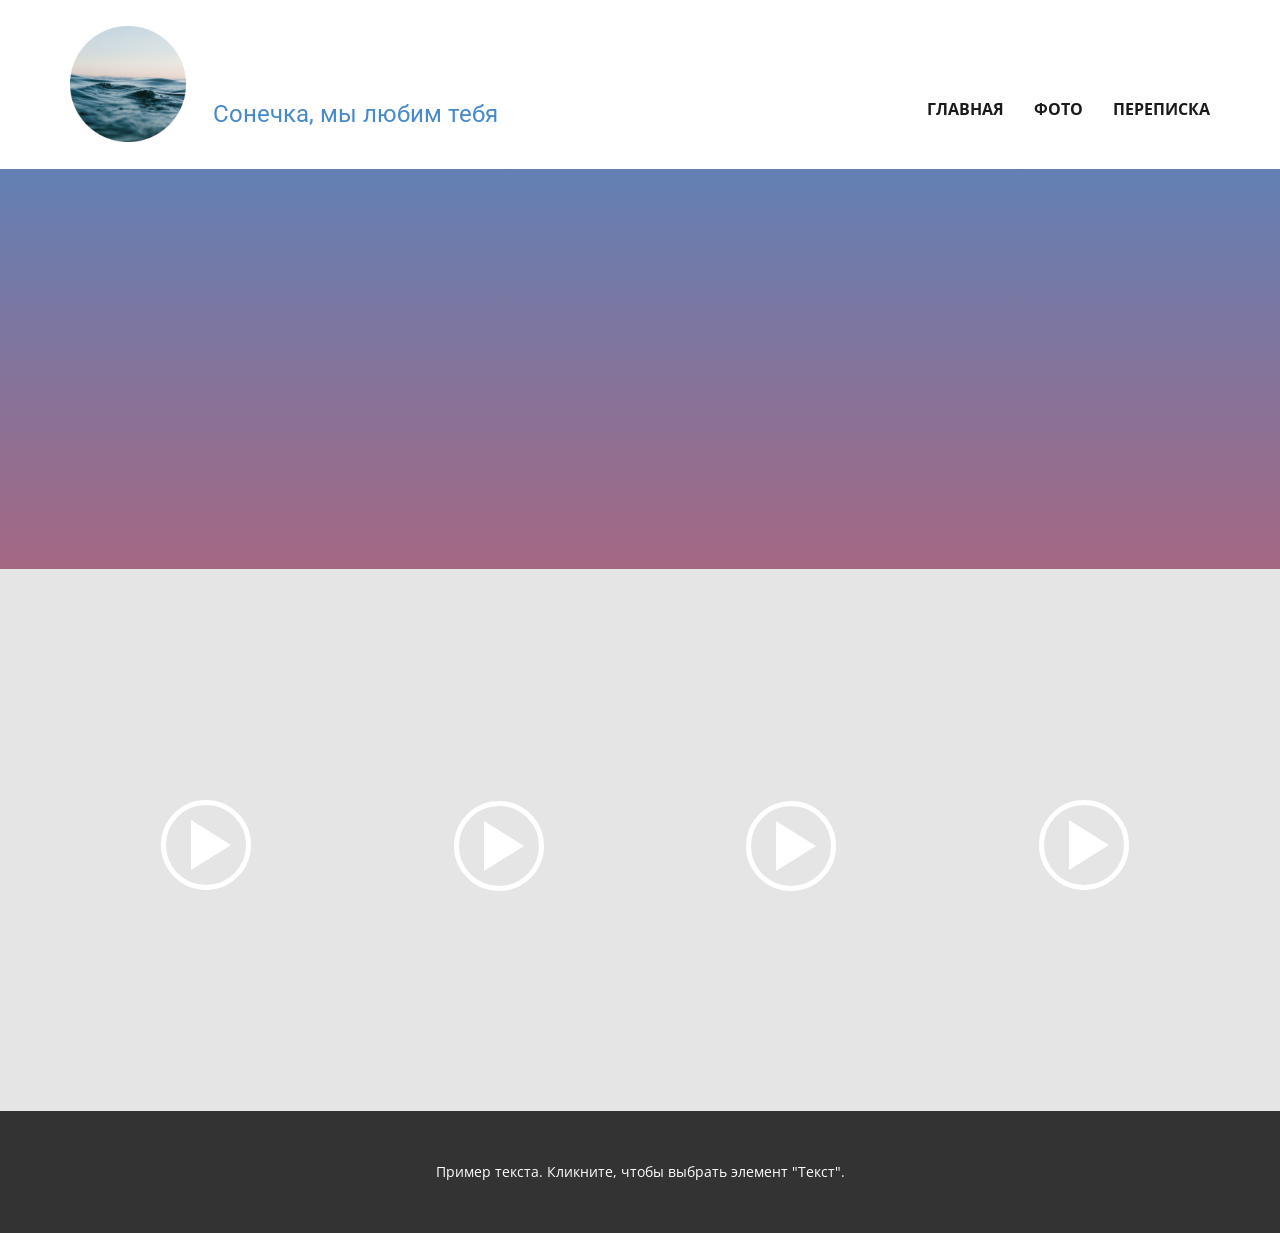
<file: Страница-1.html>
<!DOCTYPE html>
<html style="font-size: 16px;" lang="ru"><head>
    <meta name="viewport" content="width=device-width, initial-scale=1.0">
    <meta charset="utf-8">
    <meta name="keywords" content="">
    <meta name="description" content="">
    <title>Страница 1</title>
    <link rel="stylesheet" href="nicepage.css" media="screen">
<link rel="stylesheet" href="Страница-1.css" media="screen">
    <script class="u-script" type="text/javascript" src="jquery.js" defer=""></script>
    <script class="u-script" type="text/javascript" src="nicepage.js" defer=""></script>
    <meta name="generator" content="Nicepage 8.5.1, nicepage.com">
    
    
    
    
    <link id="u-page-google-font" rel="stylesheet" href="https://fonts.googleapis.com/css2?display=swap&amp;family=Roboto:ital,wght@0,100;0,200;0,300;0,400;0,500;0,600;0,700;0,800;0,900;1,100;1,200;1,300;1,400;1,500;1,600;1,700;1,800;1,900&amp;family=Open+Sans:ital,wght@0,300;0,400;0,500;0,600;0,700;0,800;1,300;1,400;1,500;1,600;1,700;1,800">
    <script type="application/ld+json">{
		"@context": "http://schema.org",
		"@type": "Organization",
		"name": "Site1",
		"logo": "images/-.png"
}</script>
    <meta name="theme-color" content="#478ac9">
    <meta property="og:title" content="Страница 1">
    <meta property="og:description" content="">
    <meta property="og:type" content="website">
  <meta data-intl-tel-input-cdn-path="intlTelInput/"></head>
  <body data-path-to-root="./" data-include-products="false" class="u-body u-clearfix u-xl-mode" data-lang="ru"><header class="u-clearfix u-header u-white u-header" id="header"><div class="u-clearfix u-sheet u-valign-middle-lg u-valign-middle-md u-valign-middle-sm u-sheet-1">
        <a href="files/Soundtrack-SwanPrincess.mp3" class="u-file-link u-image u-image-round u-logo u-radius u-image-1" data-image-width="640" data-image-height="640">
          <img src="images/-.png" class="u-logo-image u-logo-image-1">
        </a>
        <h4 class="u-text u-text-palette-1-base u-text-1"> Сонечка, мы люби​м тебя</h4>
        <nav class="u-dropdown-icon u-menu u-menu-dropdown u-offcanvas u-menu-1" role="navigation" aria-label="Menu navigation">
          <div class="menu-collapse" style="font-size: 1rem; letter-spacing: 0px; font-weight: 700; text-transform: uppercase;">
            <a class="u-button-style u-custom-active-border-color u-custom-active-color u-custom-border u-custom-border-color u-custom-borders u-custom-hover-border-color u-custom-hover-color u-custom-left-right-menu-spacing u-custom-padding-bottom u-custom-text-active-color u-custom-text-color u-custom-text-decoration u-custom-text-hover-color u-custom-top-bottom-menu-spacing u-hamburger-link u-nav-link u-text-active-palette-1-base u-text-hover-palette-2-base u-hamburger-link-1" href="#" tabindex="-1" aria-label="Open menu" aria-controls="280f">
              <svg class="u-svg-link" viewBox="0 0 24 24"><use xlink:href="#menu-hamburger"></use></svg>
              <svg class="u-svg-content" version="1.1" id="menu-hamburger" viewBox="0 0 16 16" x="0px" y="0px" xmlns:xlink="http://www.w3.org/1999/xlink" xmlns="http://www.w3.org/2000/svg"><g><rect y="1" width="16" height="2"></rect><rect y="7" width="16" height="2"></rect><rect y="13" width="16" height="2"></rect>
</g></svg>
            </a>
          </div>
          <div class="u-custom-menu u-nav-container">
            <ul role="menubar" class="u-nav u-spacing-30 u-unstyled u-nav-1"><li role="none" class="u-nav-item"><a role="menuitem" class="u-border-2 u-border-active-palette-1-base u-border-hover-palette-1-base u-border-no-left u-border-no-right u-border-no-top u-button-style u-nav-link u-text-active-palette-1-base u-text-grey-90 u-text-hover-grey-90 u-nav-link-2" href="./">Главная</a>
</li><li role="none" class="u-nav-item"><a role="menuitem" class="u-border-2 u-border-active-palette-1-base u-border-hover-palette-1-base u-border-no-left u-border-no-right u-border-no-top u-button-style u-nav-link u-text-active-palette-1-base u-text-grey-90 u-text-hover-grey-90 u-nav-link-2" href="Фото.html">Фото</a>
</li><li role="none" class="u-nav-item"><a role="menuitem" class="u-border-2 u-border-active-palette-1-base u-border-hover-palette-1-base u-border-no-left u-border-no-right u-border-no-top u-button-style u-nav-link u-text-active-palette-1-base u-text-grey-90 u-text-hover-grey-90 u-nav-link-2" href="Переписка.html">Переписка</a>
</li></ul>
          </div>
          <div class="u-custom-menu u-nav-container-collapse" id="280f" role="region" aria-label="Menu panel">
            <div class="u-black u-container-style u-inner-container-layout u-opacity u-opacity-95 u-sidenav">
              <div class="u-inner-container-layout u-sidenav-overflow">
                <div class="u-menu-close" tabindex="-1" aria-label="Close menu"></div>
                <ul class="u-align-center u-nav u-popupmenu-items u-unstyled u-nav-2" role="menubar"><li role="none" class="u-nav-item"><a role="menuitem" class="u-button-style u-nav-link" href="./">Главная</a>
</li><li role="none" class="u-nav-item"><a role="menuitem" class="u-button-style u-nav-link" href="Фото.html">Фото</a>
</li><li role="none" class="u-nav-item"><a role="menuitem" class="u-button-style u-nav-link" href="Переписка.html">Переписка</a>
</li></ul>
              </div>
            </div>
            <div class="u-black u-menu-overlay u-opacity u-opacity-70"></div>
          </div>
        </nav>
      </div></header>
    <section class="u-clearfix u-section-1" id="block-21">
      <div class="u-clearfix u-sheet u-sheet-1"></div>
    </section>
    <section class="u-clearfix u-container-align-center-lg u-container-align-center-md u-container-align-center-sm u-container-align-center-xl u-grey-10 u-section-2" id="block-22">
      <div class="u-clearfix u-sheet u-valign-middle u-sheet-1">
        <div class="data-layout-selected u-clearfix u-expanded-width u-gutter-30 u-layout-wrap u-layout-wrap-1">
          <div class="u-layout">
            <div class="u-layout-row">
              <div class="u-align-left u-container-align-left u-container-style u-layout-cell u-left-cell u-size-15 u-layout-cell-1">
                <div class="u-container-layout u-container-layout-1">
                  <div class="u-align-left u-expanded u-uploaded-video u-video u-video-contain-xs">
                    <div class="embed-responsive">
                      <video class="embed-responsive-item">
                        <source src="files/MOV_20260304_031514_686.mp4" type="video/mp4">
                        <p>Your browser does not support HTML5 video.</p>
                      </video>
                      <button class="u-video-poster"></button>
                    </div>
                  </div>
                </div>
              </div>
              <div class="u-container-style u-layout-cell u-size-15 u-layout-cell-2">
                <div class="u-container-layout u-container-layout-2">
                  <div class="u-align-left u-expanded u-uploaded-video u-video u-video-2">
                    <div class="embed-responsive">
                      <video class="embed-responsive-item">
                        <source src="files/28-.mp4" type="video/mp4">
                        <p>Your browser does not support HTML5 video.</p>
                      </video>
                      <button class="u-video-poster"></button>
                    </div>
                  </div>
                </div>
              </div>
              <div class="u-container-style u-layout-cell u-size-15 u-layout-cell-3">
                <div class="u-container-layout u-container-layout-3">
                  <div class="u-align-left u-expanded u-uploaded-video u-video u-video-contain-xs u-video-3">
                    <div class="embed-responsive">
                      <video class="embed-responsive-item">
                        <source src="files/MOV_20260304_031514_686.mp4" type="video/mp4">
                        <p>Your browser does not support HTML5 video.</p>
                      </video>
                      <button class="u-video-poster"></button>
                    </div>
                  </div>
                </div>
              </div>
              <div class="u-align-left u-container-align-left u-container-style u-layout-cell u-size-15 u-layout-cell-4">
                <div class="u-container-layout u-container-layout-4">
                  <div class="u-align-left u-expanded u-uploaded-video u-video">
                    <div class="embed-responsive">
                      <video class="embed-responsive-item">
                        <source src="files/28-.mp4" type="video/mp4">
                        <p>Your browser does not support HTML5 video.</p>
                      </video>
                      <button class="u-video-poster"></button>
                    </div>
                  </div>
                </div>
              </div>
            </div>
          </div>
        </div>
      </div>
    </section>
    
    
    
    <footer class="u-align-center u-clearfix u-container-align-center u-footer u-grey-80 u-footer" id="footer"><div class="u-clearfix u-sheet u-valign-middle-md u-valign-middle-xl u-valign-middle-xs u-sheet-1">
        <p class="u-small-text u-text u-text-variant u-text-1">Пример текста. Кликните, чтобы выбрать элемент "Текст".</p>
      </div></footer>
  
</body></html>
</file>
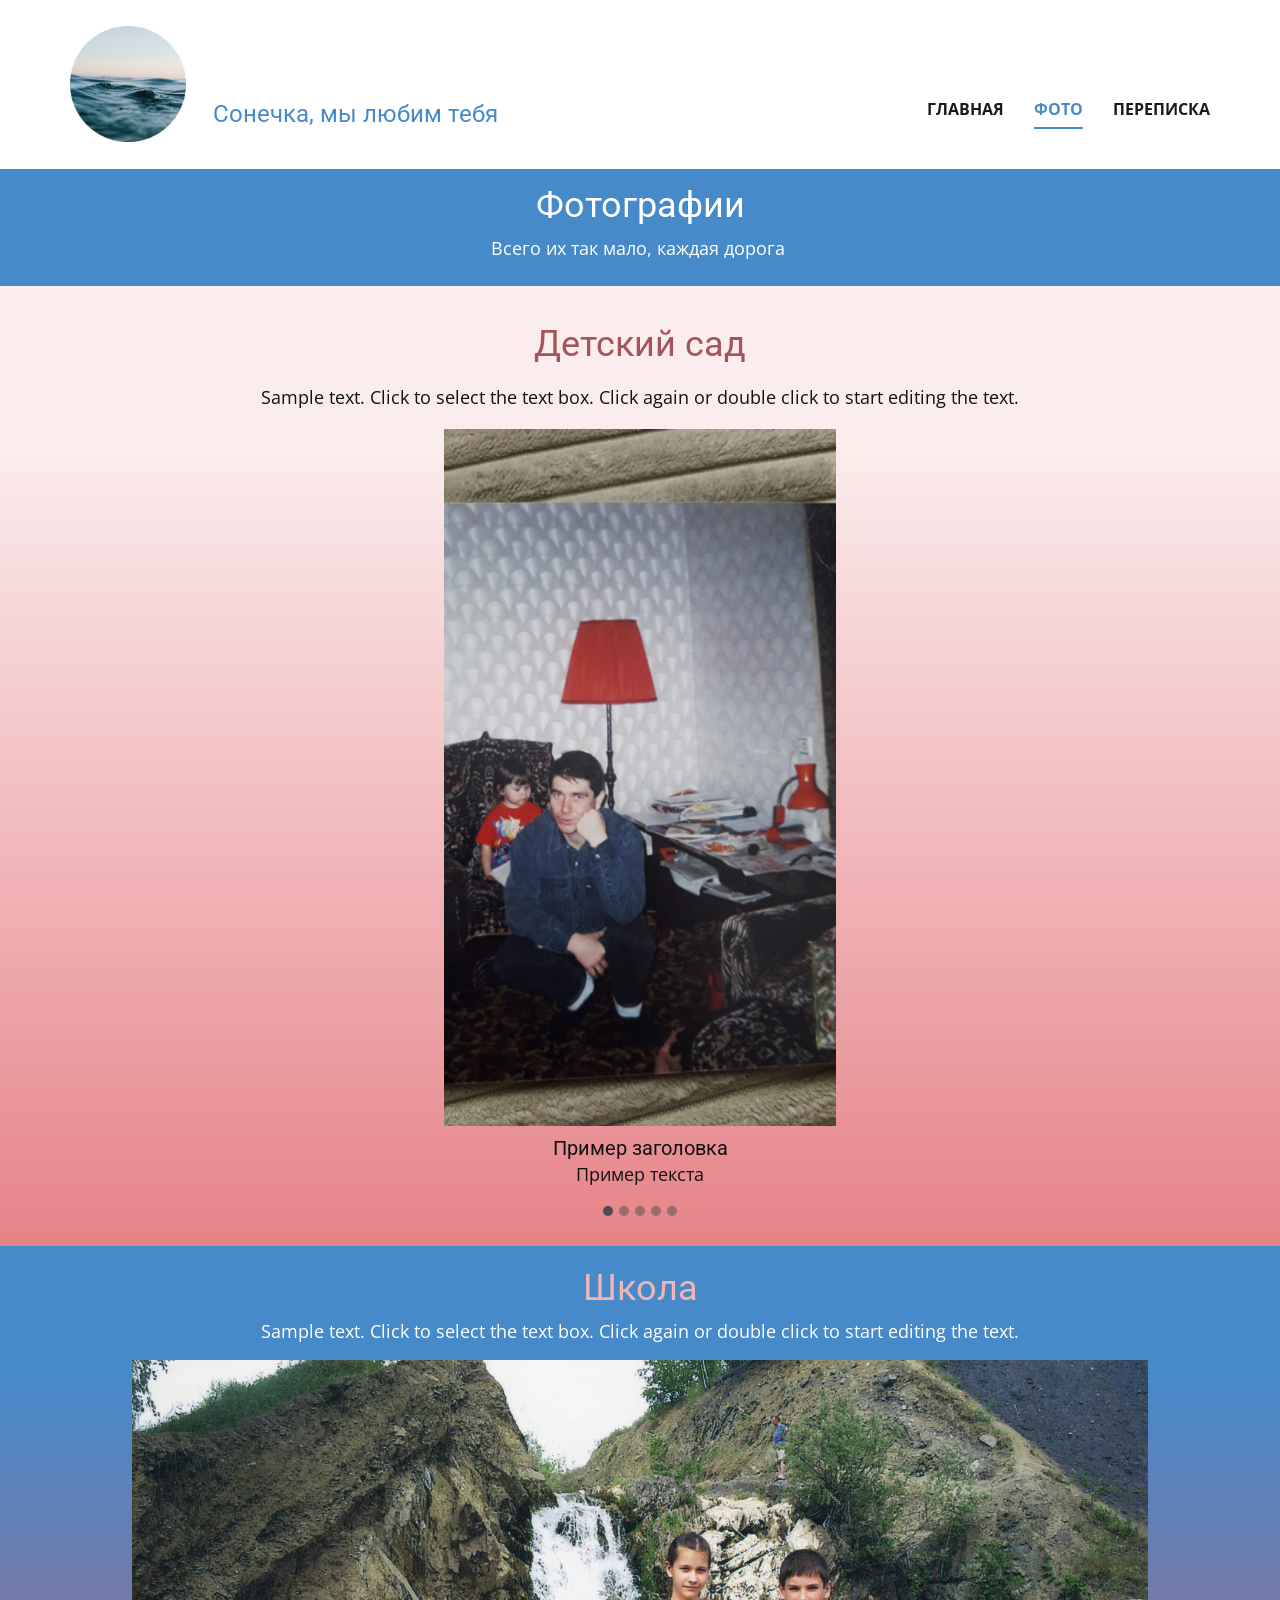
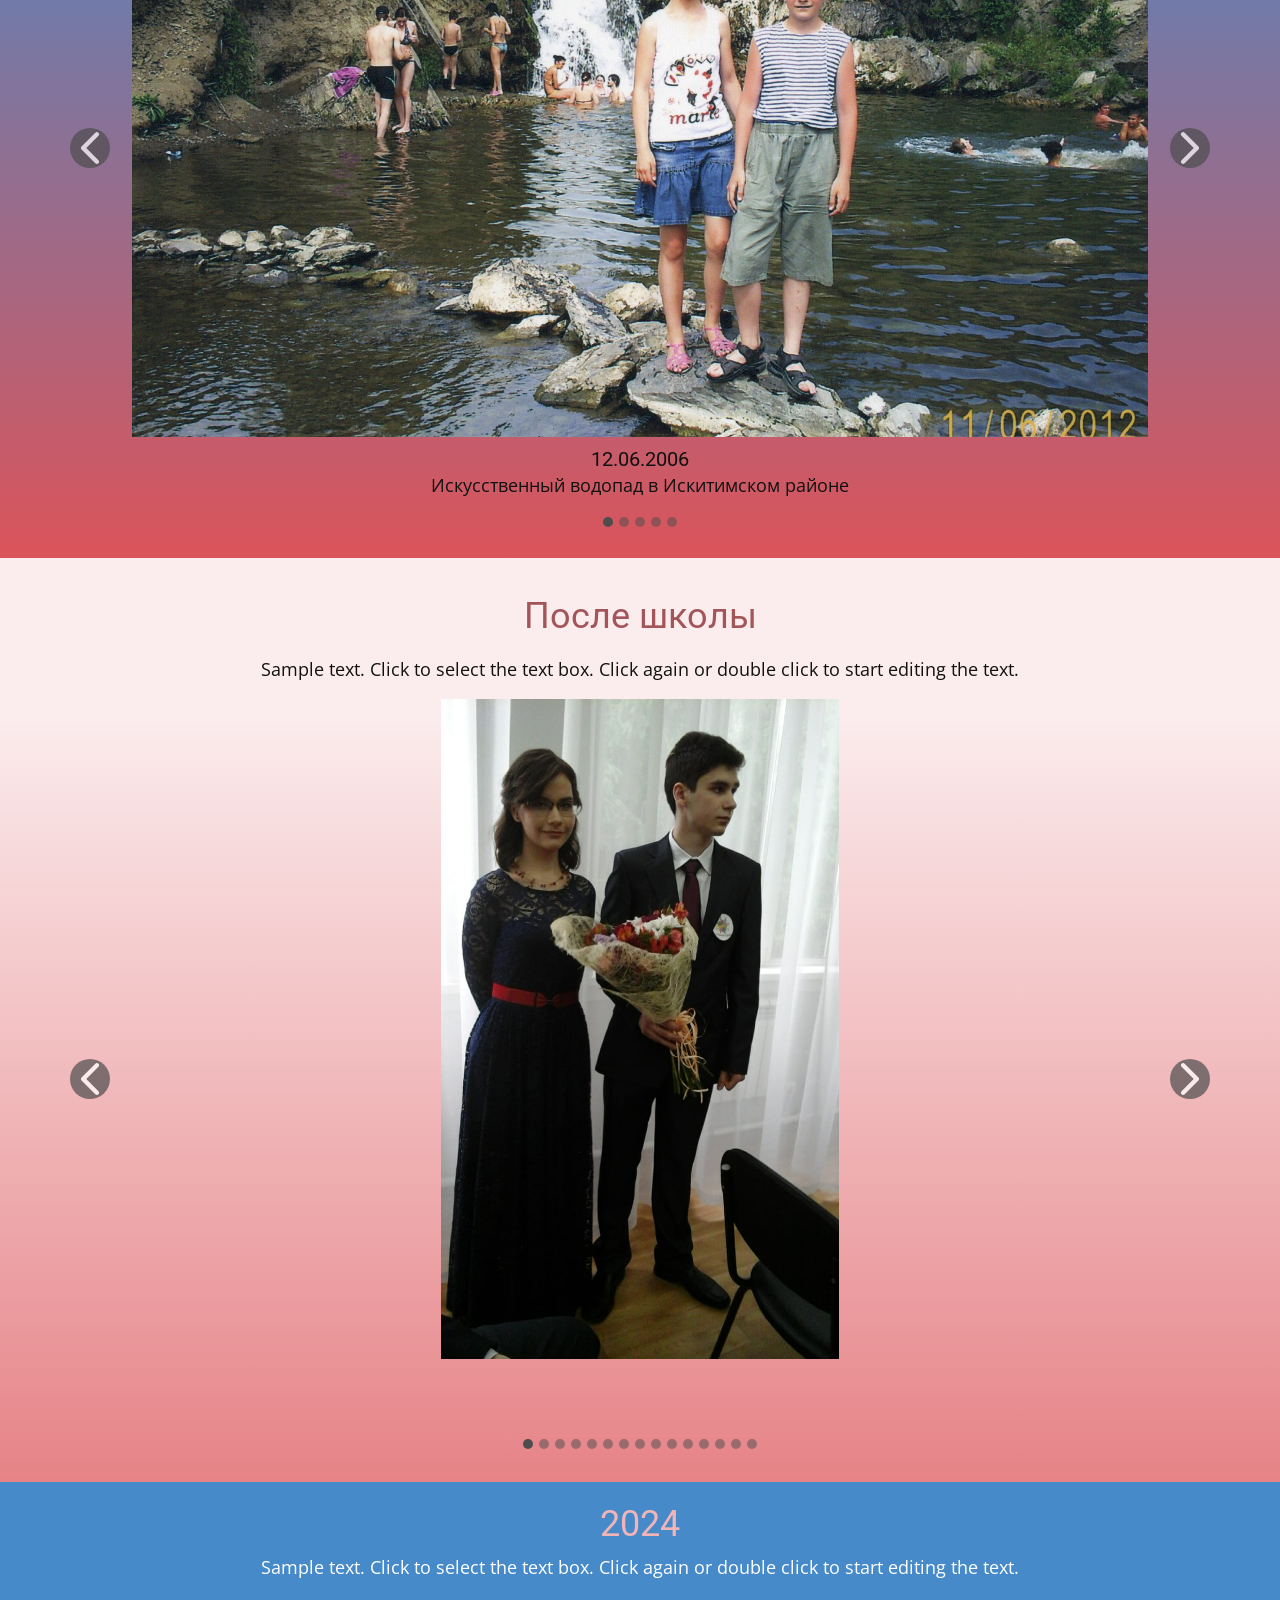
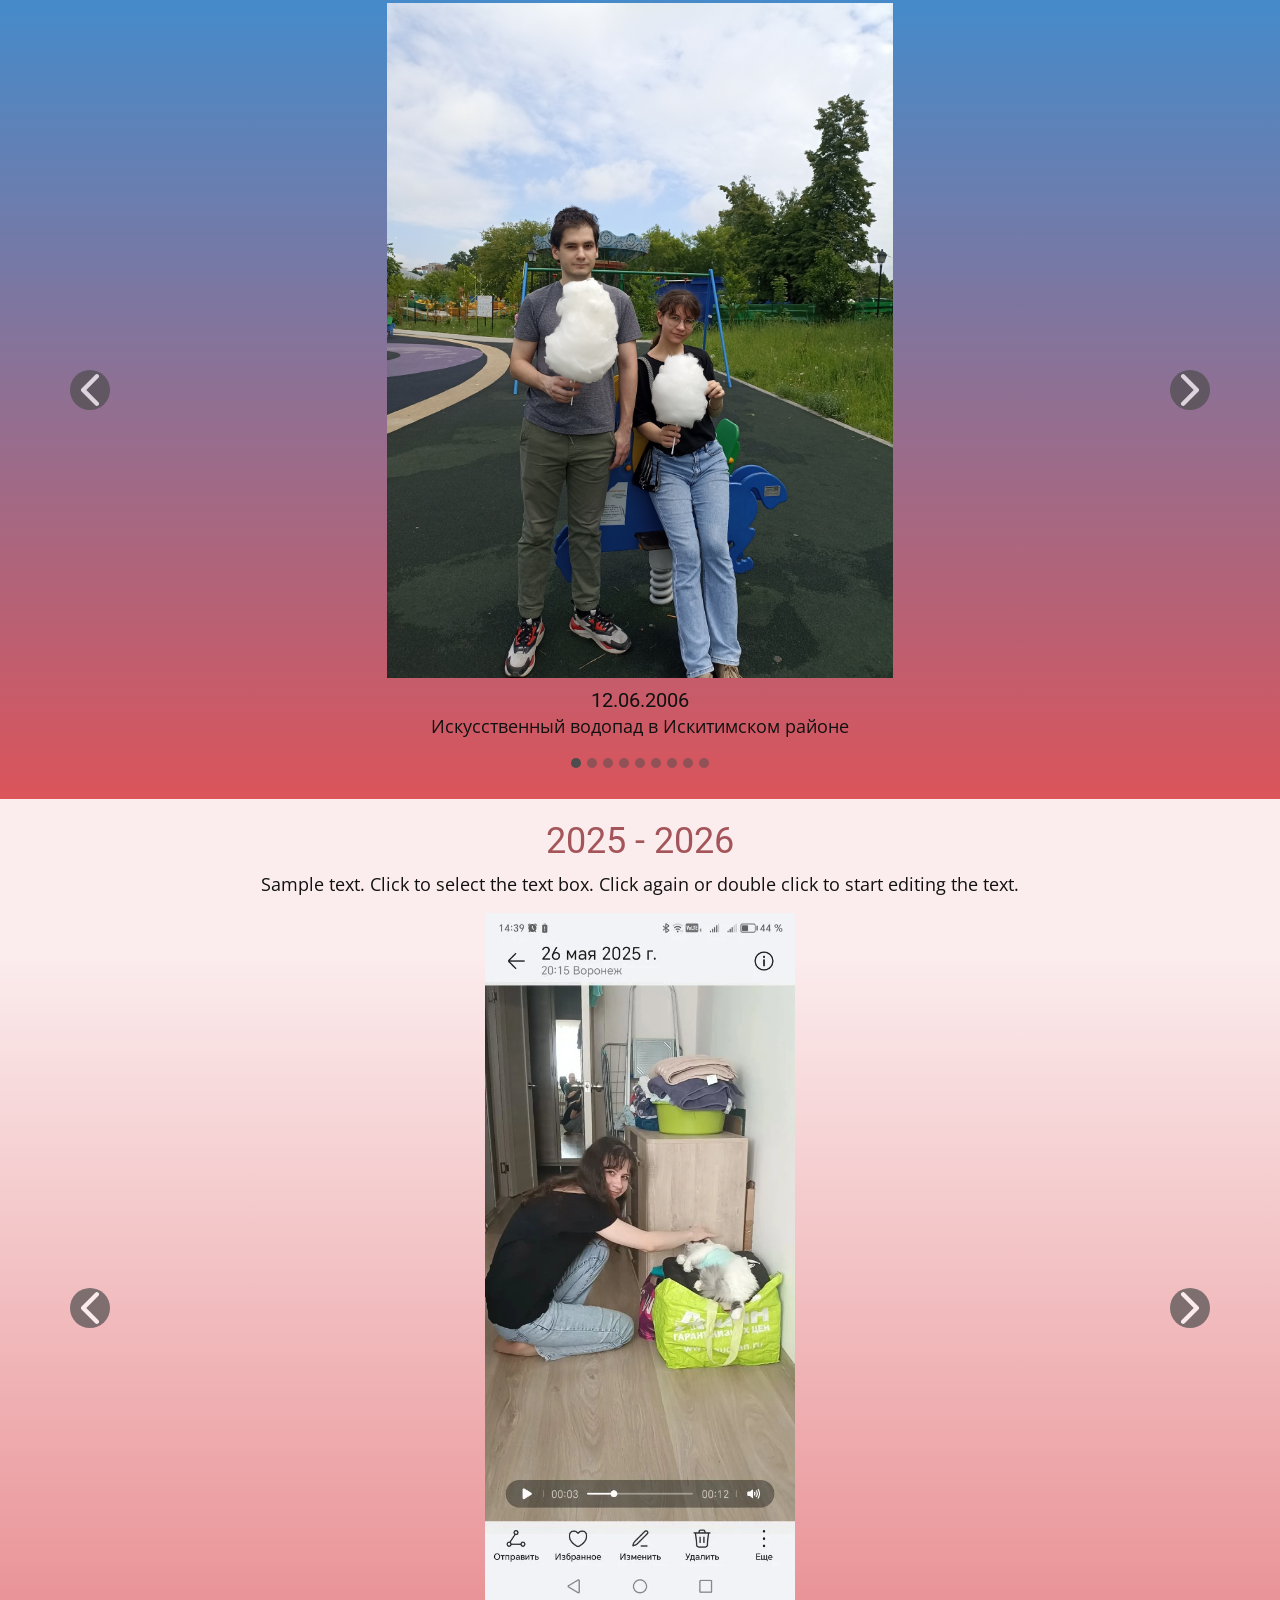
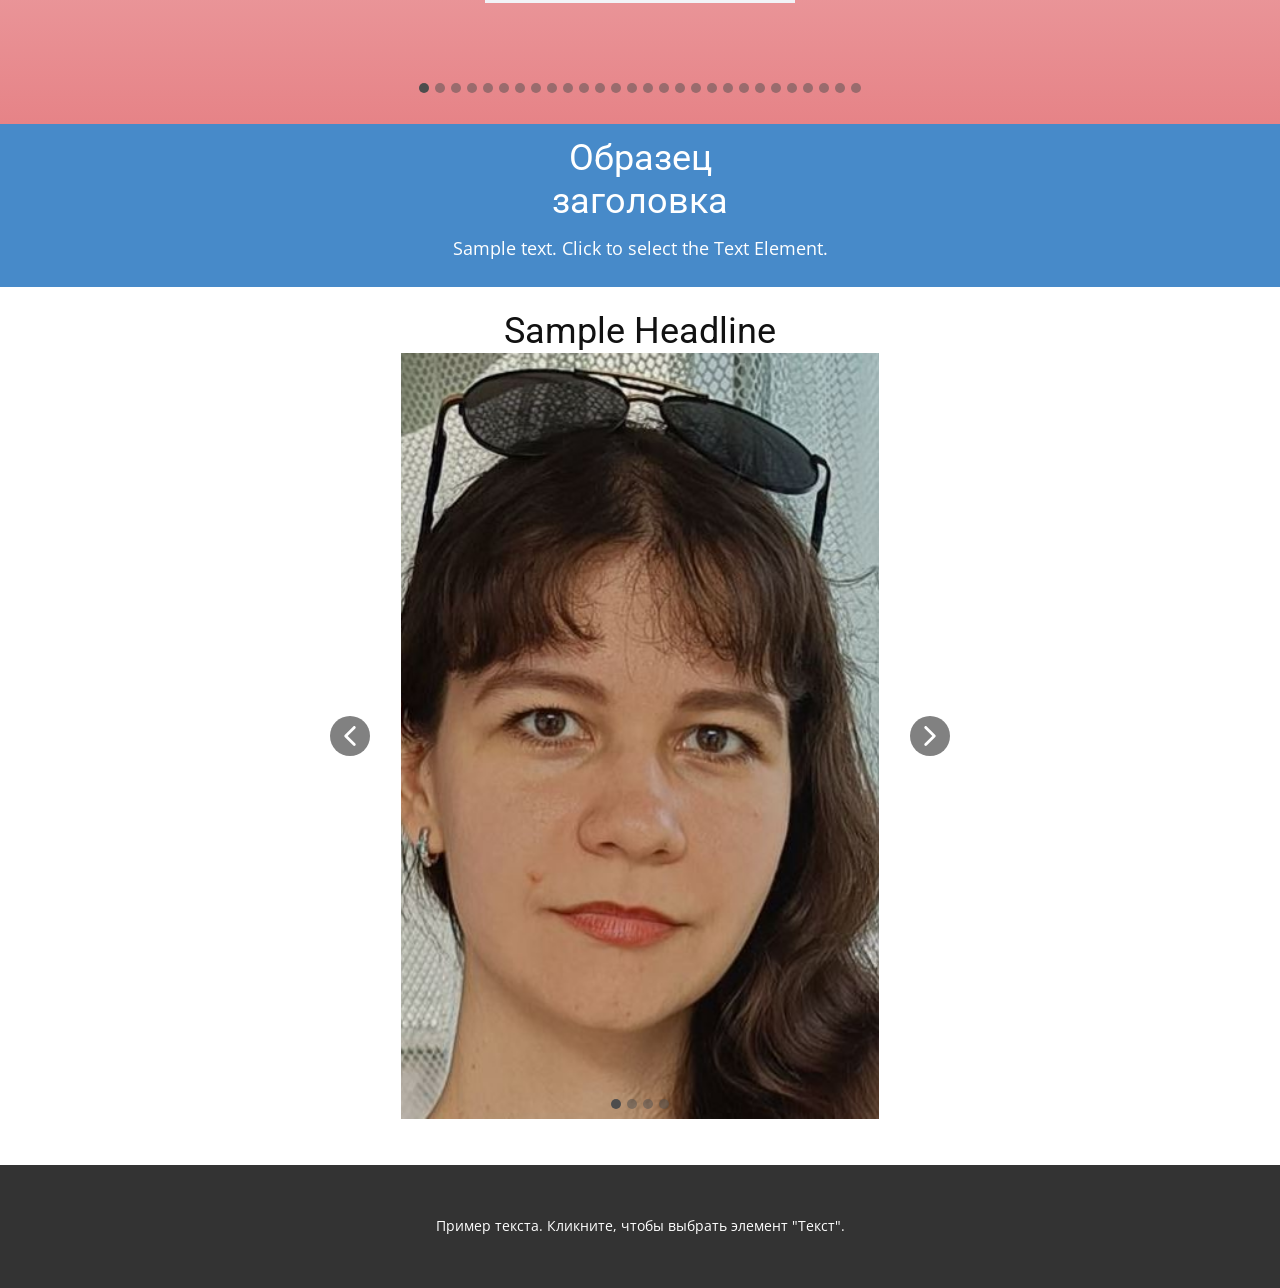
<file: Фото.html>
<!DOCTYPE html>
<html style="font-size: 16px;" lang="ru"><head>
    <meta name="viewport" content="width=device-width, initial-scale=1.0">
    <meta charset="utf-8">
    <meta name="keywords" content="Образец заголовка, Образец заголовка">
    <meta name="description" content="">
    <title>Фото</title>
    <link rel="stylesheet" href="nicepage.css" media="screen">
<link rel="stylesheet" href="Фото.css" media="screen">
    <script class="u-script" type="text/javascript" src="jquery.js" defer=""></script>
    <script class="u-script" type="text/javascript" src="nicepage.js" defer=""></script>
    <meta name="generator" content="Nicepage 8.5.1, nicepage.com">
    
    
    
    
    
    
    
    
    
    
    <link id="u-page-google-font" rel="stylesheet" href="https://fonts.googleapis.com/css2?display=swap&amp;family=Roboto:ital,wght@0,100;0,200;0,300;0,400;0,500;0,600;0,700;0,800;0,900;1,100;1,200;1,300;1,400;1,500;1,600;1,700;1,800;1,900&amp;family=Open+Sans:ital,wght@0,300;0,400;0,500;0,600;0,700;0,800;1,300;1,400;1,500;1,600;1,700;1,800">
    <script type="application/ld+json">{
		"@context": "http://schema.org",
		"@type": "Organization",
		"name": "Site1",
		"logo": "images/-.png"
}</script>
    <meta name="theme-color" content="#478ac9">
    <meta property="og:title" content="Фото">
    <meta property="og:description" content="">
    <meta property="og:type" content="website">
  <meta data-intl-tel-input-cdn-path="intlTelInput/"></head>
  <body data-path-to-root="./" data-include-products="false" class="u-body u-clearfix u-xl-mode" data-lang="ru"><header class="u-clearfix u-header u-white u-header" id="header"><div class="u-clearfix u-sheet u-valign-middle-lg u-valign-middle-md u-valign-middle-sm u-sheet-1">
        <a href="files/Soundtrack-SwanPrincess.mp3" class="u-file-link u-image u-image-round u-logo u-radius u-image-1" data-image-width="640" data-image-height="640">
          <img src="images/-.png" class="u-logo-image u-logo-image-1">
        </a>
        <h4 class="u-text u-text-palette-1-base u-text-1"> Сонечка, мы люби​м тебя</h4>
        <nav class="u-dropdown-icon u-menu u-menu-dropdown u-offcanvas u-menu-1" role="navigation" aria-label="Menu navigation">
          <div class="menu-collapse" style="font-size: 1rem; letter-spacing: 0px; font-weight: 700; text-transform: uppercase;">
            <a class="u-button-style u-custom-active-border-color u-custom-active-color u-custom-border u-custom-border-color u-custom-borders u-custom-hover-border-color u-custom-hover-color u-custom-left-right-menu-spacing u-custom-padding-bottom u-custom-text-active-color u-custom-text-color u-custom-text-decoration u-custom-text-hover-color u-custom-top-bottom-menu-spacing u-hamburger-link u-nav-link u-text-active-palette-1-base u-text-hover-palette-2-base u-hamburger-link-1" href="#" tabindex="-1" aria-label="Open menu" aria-controls="280f">
              <svg class="u-svg-link" viewBox="0 0 24 24"><use xlink:href="#menu-hamburger"></use></svg>
              <svg class="u-svg-content" version="1.1" id="menu-hamburger" viewBox="0 0 16 16" x="0px" y="0px" xmlns:xlink="http://www.w3.org/1999/xlink" xmlns="http://www.w3.org/2000/svg"><g><rect y="1" width="16" height="2"></rect><rect y="7" width="16" height="2"></rect><rect y="13" width="16" height="2"></rect>
</g></svg>
            </a>
          </div>
          <div class="u-custom-menu u-nav-container">
            <ul role="menubar" class="u-nav u-spacing-30 u-unstyled u-nav-1"><li role="none" class="u-nav-item"><a role="menuitem" class="u-border-2 u-border-active-palette-1-base u-border-hover-palette-1-base u-border-no-left u-border-no-right u-border-no-top u-button-style u-nav-link u-text-active-palette-1-base u-text-grey-90 u-text-hover-grey-90 u-nav-link-2" href="./">Главная</a>
</li><li role="none" class="u-nav-item"><a role="menuitem" class="u-border-2 u-border-active-palette-1-base u-border-hover-palette-1-base u-border-no-left u-border-no-right u-border-no-top u-button-style u-nav-link u-text-active-palette-1-base u-text-grey-90 u-text-hover-grey-90 u-nav-link-2" href="Фото.html">Фото</a>
</li><li role="none" class="u-nav-item"><a role="menuitem" class="u-border-2 u-border-active-palette-1-base u-border-hover-palette-1-base u-border-no-left u-border-no-right u-border-no-top u-button-style u-nav-link u-text-active-palette-1-base u-text-grey-90 u-text-hover-grey-90 u-nav-link-2" href="Переписка.html">Переписка</a>
</li></ul>
          </div>
          <div class="u-custom-menu u-nav-container-collapse" id="280f" role="region" aria-label="Menu panel">
            <div class="u-black u-container-style u-inner-container-layout u-opacity u-opacity-95 u-sidenav">
              <div class="u-inner-container-layout u-sidenav-overflow">
                <div class="u-menu-close" tabindex="-1" aria-label="Close menu"></div>
                <ul class="u-align-center u-nav u-popupmenu-items u-unstyled u-nav-2" role="menubar"><li role="none" class="u-nav-item"><a role="menuitem" class="u-button-style u-nav-link" href="./">Главная</a>
</li><li role="none" class="u-nav-item"><a role="menuitem" class="u-button-style u-nav-link" href="Фото.html">Фото</a>
</li><li role="none" class="u-nav-item"><a role="menuitem" class="u-button-style u-nav-link" href="Переписка.html">Переписка</a>
</li></ul>
              </div>
            </div>
            <div class="u-black u-menu-overlay u-opacity u-opacity-70"></div>
          </div>
        </nav>
      </div></header>
    <section class="u-clearfix u-palette-1-base u-section-1" id="block-27">
      <div class="u-clearfix u-sheet u-valign-middle-lg u-valign-middle-md u-valign-middle-sm u-valign-middle-xs u-sheet-1">
        <h3 class="u-align-center u-text u-text-1"> Фотографии</h3>
        <p class="u-align-center u-text u-text-default u-text-2">Всего их так мало, каждая дорога&nbsp;</p>
      </div>
    </section>
    <section class="u-align-center u-clearfix u-gradient u-section-2" id="block-33">
      <div class="u-clearfix u-sheet u-valign-middle-md u-sheet-1">
        <h3 class="u-align-center u-text u-text-default u-text-palette-2-dark-1 u-text-1">Детский сад</h3>
        <p class="u-align-center u-text u-text-2">Sample text. Click to select the text box. Click again or double click to start editing the text.</p>
        <div class="u-carousel u-expanded-width u-gallery u-layout-carousel u-lightbox u-no-transition u-show-text-always u-gallery-1" data-interval="5000" data-u-ride="carousel" id="carousel-7b20">
          <ol class="u-absolute-hcenter u-carousel-indicators u-carousel-indicators-1">
            <li data-u-target="#carousel-7b20" data-u-slide-to="0" class="u-active u-grey-70 u-shape-circle" style="width: 10px; height: 10px;"></li>
            <li data-u-target="#carousel-7b20" data-u-slide-to="1" class="u-grey-70 u-shape-circle" style="width: 10px; height: 10px;"></li>
            <li data-u-target="#carousel-7b20" data-u-slide-to="2" class="u-grey-70 u-shape-circle" style="width: 10px; height: 10px;"></li>
            <li data-u-target="#carousel-7b20" data-u-slide-to="3" class="u-grey-70 u-shape-circle" style="width: 10px; height: 10px;"></li>
            <li data-u-target="#carousel-7b20" data-u-slide-to="4" class="u-grey-70 u-shape-circle" style="width: 10px; height: 10px;"></li>
          </ol>
          <div class="u-carousel-inner u-gallery-inner u-gallery-inner-1" role="listbox">
            <div class="u-active u-carousel-item u-gallery-item u-carousel-item-1">
              <div class="u-back-slide" data-image-width="900" data-image-height="1600">
                <img class="u-back-image u-expanded u-image-contain" src="images/7e306c3e-a708-4b76-8b93-4111d37efeb01.jpg">
              </div>
              <div class="u-over-slide u-over-slide-1">
                <h5 class="u-gallery-heading">Пример заголовка</h5>
                <p class="u-gallery-text">Пример текста</p>
              </div>
            </div>
            <div class="u-carousel-item u-gallery-item u-carousel-item-2">
              <div class="u-back-slide" data-image-width="900" data-image-height="1600">
                <img class="u-back-image u-expanded u-image-contain" src="images/4444.jpg">
              </div>
              <div class="u-over-slide u-over-slide-2">
                <h5 class="u-gallery-heading">Пример заголовка</h5>
                <p class="u-gallery-text">Пример текста</p>
              </div>
            </div>
            <div class="u-carousel-item u-gallery-item u-carousel-item-3" data-image-width="492" data-image-height="548">
              <div class="u-back-slide" data-image-width="1600" data-image-height="1200">
                <img class="u-back-image u-expanded u-image-contain" src="images/IMG-20211203-WA0025.jpg">
              </div>
              <div class="u-over-slide u-over-slide-3">
                <h5 class="u-gallery-heading"></h5>
              </div>
              <style data-mode="XL" data-visited="true"></style>
              <style data-mode="LG" data-visited="true"></style>
              <style data-mode="MD" data-visited="true"></style>
              <style data-mode="SM" data-visited="true"></style>
              <style data-mode="XS" data-visited="true"></style>
            </div>
            <div class="u-carousel-item u-gallery-item u-carousel-item-4" data-image-width="576" data-image-height="1280">
              <div class="u-back-slide" data-image-width="1156" data-image-height="1736">
                <img class="u-back-image u-expanded" src="images/2007.jpg">
              </div>
              <div class="u-over-slide u-over-slide-4">
                <h5 class="u-gallery-heading"></h5>
              </div>
              <style data-mode="XL" data-visited="true"></style>
              <style data-mode="LG" data-visited="true"></style>
              <style data-mode="MD" data-visited="true"></style>
              <style data-mode="SM" data-visited="true"></style>
              <style data-mode="XS" data-visited="true"></style>
            </div>
            <div class="u-carousel-item u-gallery-item u-carousel-item-5" data-image-width="540" data-image-height="1200">
              <div class="u-back-slide" data-image-width="6101" data-image-height="9400">
                <img class="u-back-image u-expanded" src="images/Image_20260305_0002-1.jpg">
              </div>
              <div class="u-over-slide u-over-slide-5">
                <h5 class="u-gallery-heading"></h5>
              </div>
              <style data-mode="XL" data-visited="true"></style>
              <style data-mode="LG" data-visited="true"></style>
              <style data-mode="MD" data-visited="true"></style>
              <style data-mode="SM" data-visited="true"></style>
              <style data-mode="XS" data-visited="true"></style>
            </div>
          </div>
          <a class="u-absolute-vcenter u-carousel-control u-carousel-control-prev u-grey-70 u-icon-circle u-opacity u-opacity-70 u-spacing-10 u-text-white u-carousel-control-1" href="#carousel-7b20" role="button" data-u-slide="prev"><span aria-hidden="true">
              <svg viewBox="0 0 451.847 451.847"><path d="M97.141,225.92c0-8.095,3.091-16.192,9.259-22.366L300.689,9.27c12.359-12.359,32.397-12.359,44.751,0
c12.354,12.354,12.354,32.388,0,44.748L173.525,225.92l171.903,171.909c12.354,12.354,12.354,32.391,0,44.744
c-12.354,12.365-32.386,12.365-44.745,0l-194.29-194.281C100.226,242.115,97.141,234.018,97.141,225.92z"></path></svg></span><span class="sr-only">
              <svg viewBox="0 0 451.847 451.847"><path d="M97.141,225.92c0-8.095,3.091-16.192,9.259-22.366L300.689,9.27c12.359-12.359,32.397-12.359,44.751,0
c12.354,12.354,12.354,32.388,0,44.748L173.525,225.92l171.903,171.909c12.354,12.354,12.354,32.391,0,44.744
c-12.354,12.365-32.386,12.365-44.745,0l-194.29-194.281C100.226,242.115,97.141,234.018,97.141,225.92z"></path></svg></span>
          </a>
          <a class="u-absolute-vcenter u-carousel-control u-carousel-control-next u-grey-70 u-icon-circle u-opacity u-opacity-70 u-spacing-10 u-text-white u-carousel-control-2" href="#carousel-7b20" role="button" data-u-slide="next"><span aria-hidden="true">
              <svg viewBox="0 0 451.846 451.847"><path d="M345.441,248.292L151.154,442.573c-12.359,12.365-32.397,12.365-44.75,0c-12.354-12.354-12.354-32.391,0-44.744
L278.318,225.92L106.409,54.017c-12.354-12.359-12.354-32.394,0-44.748c12.354-12.359,32.391-12.359,44.75,0l194.287,194.284
c6.177,6.18,9.262,14.271,9.262,22.366C354.708,234.018,351.617,242.115,345.441,248.292z"></path></svg></span><span class="sr-only">
              <svg viewBox="0 0 451.846 451.847"><path d="M345.441,248.292L151.154,442.573c-12.359,12.365-32.397,12.365-44.75,0c-12.354-12.354-12.354-32.391,0-44.744
L278.318,225.92L106.409,54.017c-12.354-12.359-12.354-32.394,0-44.748c12.354-12.359,32.391-12.359,44.75,0l194.287,194.284
c6.177,6.18,9.262,14.271,9.262,22.366C354.708,234.018,351.617,242.115,345.441,248.292z"></path></svg></span>
          </a>
        </div>
      </div>
    </section>
    <section class="u-align-center u-clearfix u-container-align-center u-container-align-center-lg u-container-align-center-md u-container-align-center-sm u-container-align-center-xl u-gradient u-section-3" id="block-35">
      <div class="u-clearfix u-sheet u-valign-middle-md u-valign-middle-xl u-sheet-1">
        <h3 class="u-align-center u-text u-text-default u-text-palette-2-light-2 u-text-1">Школа</h3>
        <p class="u-align-center u-text u-text-white u-text-2">Sample text. Click to select the text box. Click again or double click to start editing the text.</p>
        <div class="u-carousel u-expanded-width u-gallery u-layout-carousel u-lightbox u-no-transition u-show-text-always u-gallery-1" data-interval="5000" data-u-ride="carousel" id="carousel-fec2">
          <ol class="u-absolute-hcenter u-carousel-indicators u-carousel-indicators-1">
            <li data-u-target="#carousel-fec2" data-u-slide-to="0" class="u-active u-grey-70 u-shape-circle" style="width: 10px; height: 10px;"></li>
            <li data-u-target="#carousel-fec2" data-u-slide-to="1" class="u-grey-70 u-shape-circle" style="width: 10px; height: 10px;"></li>
            <li data-u-target="#carousel-fec2" data-u-slide-to="2" class="u-grey-70 u-shape-circle" style="width: 10px; height: 10px;"></li>
            <li data-u-target="#carousel-fec2" data-u-slide-to="3" class="u-grey-70 u-shape-circle" style="width: 10px; height: 10px;"></li>
            <li data-u-target="#carousel-fec2" data-u-slide-to="4" class="u-grey-70 u-shape-circle" style="width: 10px; height: 10px;"></li>
          </ol>
          <div class="u-carousel-inner u-gallery-inner u-gallery-inner-1" role="listbox">
            <div class="u-active u-carousel-item u-gallery-item">
              <div class="u-back-slide" data-image-width="1724" data-image-height="1148">
                <img class="u-back-image u-expanded u-image-contain" src="images/11.06.2012.jpg">
              </div>
              <div class="u-over-slide u-over-slide-1">
                <h5 class="u-gallery-heading">12.06.2006</h5>
                <p class="u-gallery-text">Искусственный водопад в Искитимском районе</p>
              </div>
            </div>
            <div class="u-carousel-item u-gallery-item">
              <div class="u-back-slide" data-image-width="1724" data-image-height="1148">
                <img class="u-back-image u-expanded u-image-contain" src="images/2012.jpg">
              </div>
              <div class="u-over-slide u-over-slide-2">
                <h5 class="u-gallery-heading">Пример заголовка</h5>
                <p class="u-gallery-text">Пример текста</p>
              </div>
            </div>
            <div class="u-carousel-item u-gallery-item" data-image-width="492" data-image-height="548">
              <div class="u-back-slide" data-image-width="1728" data-image-height="1148">
                <img class="u-back-image u-expanded u-image-contain" src="images/20121.jpg">
              </div>
              <div class="u-over-slide u-over-slide-3">
                <h5 class="u-gallery-heading"></h5>
              </div>
              <style data-mode="XL" data-visited="true"></style>
              <style data-mode="LG"></style>
              <style data-mode="MD" data-visited="true"></style>
              <style data-mode="SM"></style>
              <style data-mode="XS"></style>
            </div>
            <div class="u-carousel-item u-gallery-item" data-image-width="576" data-image-height="1280">
              <div class="u-back-slide" data-image-width="1724" data-image-height="1148">
                <img class="u-back-image u-expanded u-image-contain" src="images/12012.jpg">
              </div>
              <div class="u-over-slide u-over-slide-4">
                <h5 class="u-gallery-heading"></h5>
              </div>
              <style data-mode="XL" data-visited="true"></style>
              <style data-mode="LG"></style>
              <style data-mode="MD" data-visited="true"></style>
              <style data-mode="SM"></style>
              <style data-mode="XS"></style>
            </div>
            <div class="u-carousel-item u-gallery-item" data-image-width="540" data-image-height="1200">
              <div class="u-back-slide" data-image-width="1724" data-image-height="1152">
                <img class="u-back-image u-expanded u-image-contain" src="images/22012.jpg">
              </div>
              <div class="u-over-slide u-over-slide-5">
                <h5 class="u-gallery-heading"></h5>
              </div>
              <style data-mode="XL" data-visited="true"></style>
              <style data-mode="LG"></style>
              <style data-mode="MD" data-visited="true"></style>
              <style data-mode="SM"></style>
              <style data-mode="XS"></style>
            </div>
          </div>
          <a class="u-absolute-vcenter u-carousel-control u-carousel-control-prev u-grey-70 u-icon-circle u-opacity u-opacity-70 u-spacing-10 u-text-white u-carousel-control-1" href="#carousel-fec2" role="button" data-u-slide="prev"><span aria-hidden="true">
              <svg viewBox="0 0 451.847 451.847"><path d="M97.141,225.92c0-8.095,3.091-16.192,9.259-22.366L300.689,9.27c12.359-12.359,32.397-12.359,44.751,0
c12.354,12.354,12.354,32.388,0,44.748L173.525,225.92l171.903,171.909c12.354,12.354,12.354,32.391,0,44.744
c-12.354,12.365-32.386,12.365-44.745,0l-194.29-194.281C100.226,242.115,97.141,234.018,97.141,225.92z"></path></svg></span><span class="sr-only">
              <svg viewBox="0 0 451.847 451.847"><path d="M97.141,225.92c0-8.095,3.091-16.192,9.259-22.366L300.689,9.27c12.359-12.359,32.397-12.359,44.751,0
c12.354,12.354,12.354,32.388,0,44.748L173.525,225.92l171.903,171.909c12.354,12.354,12.354,32.391,0,44.744
c-12.354,12.365-32.386,12.365-44.745,0l-194.29-194.281C100.226,242.115,97.141,234.018,97.141,225.92z"></path></svg></span>
          </a>
          <a class="u-absolute-vcenter u-carousel-control u-carousel-control-next u-grey-70 u-icon-circle u-opacity u-opacity-70 u-spacing-10 u-text-white u-carousel-control-2" href="#carousel-fec2" role="button" data-u-slide="next"><span aria-hidden="true">
              <svg viewBox="0 0 451.846 451.847"><path d="M345.441,248.292L151.154,442.573c-12.359,12.365-32.397,12.365-44.75,0c-12.354-12.354-12.354-32.391,0-44.744
L278.318,225.92L106.409,54.017c-12.354-12.359-12.354-32.394,0-44.748c12.354-12.359,32.391-12.359,44.75,0l194.287,194.284
c6.177,6.18,9.262,14.271,9.262,22.366C354.708,234.018,351.617,242.115,345.441,248.292z"></path></svg></span><span class="sr-only">
              <svg viewBox="0 0 451.846 451.847"><path d="M345.441,248.292L151.154,442.573c-12.359,12.365-32.397,12.365-44.75,0c-12.354-12.354-12.354-32.391,0-44.744
L278.318,225.92L106.409,54.017c-12.354-12.359-12.354-32.394,0-44.748c12.354-12.359,32.391-12.359,44.75,0l194.287,194.284
c6.177,6.18,9.262,14.271,9.262,22.366C354.708,234.018,351.617,242.115,345.441,248.292z"></path></svg></span>
          </a>
        </div>
      </div>
    </section>
    <section class="u-align-center u-clearfix u-gradient u-section-4" id="block-36">
      <div class="u-clearfix u-sheet u-valign-middle-md u-valign-middle-xs u-sheet-1">
        <h3 class="u-align-center u-text u-text-default u-text-palette-2-dark-1 u-text-1">После школы</h3>
        <p class="u-align-center u-text u-text-2">Sample text. Click to select the text box. Click again or double click to start editing the text.</p>
        <div class="u-carousel u-expanded-width u-gallery u-layout-carousel u-lightbox u-no-transition u-show-text-always u-gallery-1" data-interval="5000" data-u-ride="carousel" id="carousel-122b">
          <ol class="u-absolute-hcenter u-carousel-indicators u-carousel-indicators-1">
            <li data-u-target="#carousel-122b" data-u-slide-to="0" class="u-active u-grey-70 u-shape-circle" style="width: 10px; height: 10px;"></li>
            <li data-u-target="#carousel-122b" data-u-slide-to="1" class="u-grey-70 u-shape-circle" style="width: 10px; height: 10px;"></li>
            <li data-u-target="#carousel-122b" data-u-slide-to="2" class="u-grey-70 u-shape-circle" style="width: 10px; height: 10px;"></li>
            <li data-u-target="#carousel-122b" data-u-slide-to="3" class="u-grey-70 u-shape-circle" style="width: 10px; height: 10px;"></li>
            <li data-u-target="#carousel-122b" data-u-slide-to="4" class="u-grey-70 u-shape-circle" style="width: 10px; height: 10px;"></li>
            <li data-u-target="#carousel-122b" data-u-slide-to="5" class="u-grey-70 u-shape-circle" style="width: 10px; height: 10px;"></li>
            <li data-u-target="#carousel-122b" data-u-slide-to="6" class="u-grey-70 u-shape-circle" style="width: 10px; height: 10px;"></li>
            <li data-u-target="#carousel-122b" data-u-slide-to="7" class="u-grey-70 u-shape-circle" style="width: 10px; height: 10px;"></li>
            <li data-u-target="#carousel-122b" data-u-slide-to="8" class="u-grey-70 u-shape-circle" style="width: 10px; height: 10px;"></li>
            <li data-u-target="#carousel-122b" data-u-slide-to="9" class="u-grey-70 u-shape-circle" style="width: 10px; height: 10px;"></li>
            <li data-u-target="#carousel-122b" data-u-slide-to="10" class="u-grey-70 u-shape-circle" style="width: 10px; height: 10px;"></li>
            <li data-u-target="#carousel-122b" data-u-slide-to="11" class="u-grey-70 u-shape-circle" style="width: 10px; height: 10px;"></li>
            <li data-u-target="#carousel-122b" data-u-slide-to="12" class="u-grey-70 u-shape-circle" style="width: 10px; height: 10px;"></li>
            <li data-u-target="#carousel-122b" data-u-slide-to="13" class="u-grey-70 u-shape-circle" style="width: 10px; height: 10px;"></li>
            <li data-u-target="#carousel-122b" data-u-slide-to="14" class="u-grey-70 u-shape-circle" style="width: 10px; height: 10px;"></li>
          </ol>
          <div class="u-carousel-inner u-gallery-inner u-gallery-inner-1" role="listbox">
            <div class="u-active u-carousel-item u-gallery-item u-carousel-item-1" data-image-width="770" data-image-height="1280">
              <div class="u-back-slide">
                <img class="u-back-image u-expanded u-image-contain" src="images/IMG-20180626-WA0003.jpg">
              </div>
              <div class="u-over-slide u-over-slide-1">
                <h5 class="u-gallery-heading"></h5>
              </div>
              <style data-mode="XL" data-visited="true"></style>
              <style data-mode="LG"></style>
              <style data-mode="MD" data-visited="true"></style>
              <style data-mode="SM"></style>
              <style data-mode="XS" data-visited="true"></style>
            </div>
            <div class="u-carousel-item u-gallery-item u-carousel-item-2">
              <div class="u-back-slide" data-image-width="810" data-image-height="1080">
                <img class="u-back-image u-expanded u-image-contain" src="images/1F6AEakfCjQ.jpg">
              </div>
              <div class="u-over-slide u-over-slide-2">
                <h5 class="u-gallery-heading">Пример заголовка</h5>
                <p class="u-gallery-text">Пример текста</p>
              </div>
            </div>
            <div class="u-carousel-item u-gallery-item u-carousel-item-3">
              <div class="u-back-slide" data-image-width="810" data-image-height="1080">
                <img class="u-back-image u-expanded u-image-contain" src="images/-2F2wyf2QdU.jpg">
              </div>
              <div class="u-over-slide u-over-slide-3">
                <h5 class="u-gallery-heading">Пример заголовка</h5>
                <p class="u-gallery-text">Пример текста</p>
              </div>
            </div>
            <div class="u-carousel-item u-gallery-item u-carousel-item-4" data-image-width="576" data-image-height="1280">
              <div class="u-back-slide" data-image-width="770" data-image-height="1280">
                <img class="u-back-image u-expanded u-image-contain" src="images/IMG-20180630-WA0018.jpg">
              </div>
              <div class="u-over-slide u-over-slide-4">
                <h5 class="u-gallery-heading"></h5>
              </div>
              <style data-mode="XL" data-visited="true"></style>
              <style data-mode="LG" data-visited="true"></style>
              <style data-mode="MD" data-visited="true"></style>
              <style data-mode="SM" data-visited="true"></style>
              <style data-mode="XS" data-visited="true"></style>
            </div>
            <div class="u-carousel-item u-gallery-item u-carousel-item-5" data-image-width="810" data-image-height="1080">
              <div class="u-back-slide">
                <img class="u-back-image u-expanded u-image-contain" src="images/RKVLm-f_RS4.jpg">
              </div>
              <div class="u-over-slide u-over-slide-5">
                <h5 class="u-gallery-heading"></h5>
              </div>
              <style data-mode="XL" data-visited="true"></style>
              <style data-mode="LG"></style>
              <style data-mode="MD" data-visited="true"></style>
              <style data-mode="SM"></style>
              <style data-mode="XS" data-visited="true"></style>
            </div>
            <div class="u-carousel-item u-gallery-item u-carousel-item-6" data-image-width="810" data-image-height="1080">
              <div class="u-back-slide">
                <img class="u-back-image u-expanded u-image-contain" src="images/OQp3EU4wwCo.jpg">
              </div>
              <div class="u-over-slide u-over-slide-6">
                <h5 class="u-gallery-heading"></h5>
              </div>
              <style data-mode="XL" data-visited="true"></style>
              <style data-mode="LG"></style>
              <style data-mode="MD" data-visited="true"></style>
              <style data-mode="SM"></style>
              <style data-mode="XS" data-visited="true"></style>
            </div>
            <div class="u-carousel-item u-gallery-item u-carousel-item-7" data-image-width="810" data-image-height="1080">
              <div class="u-back-slide">
                <img class="u-back-image u-expanded u-image-contain" src="images/MPlSmMfbFM4.jpg">
              </div>
              <div class="u-over-slide u-over-slide-7">
                <h5 class="u-gallery-heading"></h5>
              </div>
              <style data-mode="XL" data-visited="true"></style>
              <style data-mode="LG"></style>
              <style data-mode="MD" data-visited="true"></style>
              <style data-mode="SM"></style>
              <style data-mode="XS" data-visited="true"></style>
            </div>
            <div class="u-carousel-item u-gallery-item u-carousel-item-8" data-image-width="540" data-image-height="1200">
              <div class="u-back-slide" data-image-width="1280" data-image-height="960">
                <img class="u-back-image u-expanded u-image-contain" src="images/bgNQpLVPIcM.jpg">
              </div>
              <div class="u-over-slide u-over-slide-8">
                <h5 class="u-gallery-heading"></h5>
              </div>
              <style data-mode="XL" data-visited="true"></style>
              <style data-mode="LG" data-visited="true"></style>
              <style data-mode="MD" data-visited="true"></style>
              <style data-mode="SM" data-visited="true"></style>
              <style data-mode="XS" data-visited="true"></style>
            </div>
            <div class="u-carousel-item u-gallery-item u-carousel-item-9" data-image-width="780" data-image-height="1040">
              <div class="u-back-slide">
                <img class="u-back-image u-expanded u-image-contain" src="images/IMG-20180828-WA0002.jpg">
              </div>
              <div class="u-over-slide u-over-slide-9">
                <h5 class="u-gallery-heading"></h5>
              </div>
              <style data-mode="XL" data-visited="true"></style>
              <style data-mode="LG"></style>
              <style data-mode="MD" data-visited="true"></style>
              <style data-mode="SM"></style>
              <style data-mode="XS" data-visited="true"></style>
            </div>
            <div class="u-carousel-item u-gallery-item u-carousel-item-10" data-image-width="864" data-image-height="1920">
              <div class="u-back-slide">
                <img class="u-back-image u-expanded u-image-contain" src="images/Screenshot_2026-03-24-22-18-59-77_40deb401b9ffe8e1df2f1cc5ba480b12.jpg">
              </div>
              <div class="u-over-slide u-over-slide-10">
                <h5 class="u-gallery-heading"></h5>
              </div>
              <style data-mode="XL" data-visited="true"></style>
              <style data-mode="LG"></style>
              <style data-mode="MD" data-visited="true"></style>
              <style data-mode="SM"></style>
              <style data-mode="XS" data-visited="true"></style>
            </div>
            <div class="u-carousel-item u-gallery-item u-carousel-item-11" data-image-width="770" data-image-height="1280">
              <div class="u-back-slide">
                <img class="u-back-image u-expanded u-image-contain" src="images/IMG-20190102-WA0003.jpg">
              </div>
              <div class="u-over-slide u-over-slide-11">
                <h5 class="u-gallery-heading"></h5>
              </div>
              <style data-mode="XL" data-visited="true"></style>
              <style data-mode="LG"></style>
              <style data-mode="MD" data-visited="true"></style>
              <style data-mode="SM"></style>
              <style data-mode="XS" data-visited="true"></style>
            </div>
            <div class="u-carousel-item u-gallery-item u-carousel-item-12" data-image-width="1280" data-image-height="770">
              <div class="u-back-slide">
                <img class="u-back-image u-expanded u-image-contain" src="images/IMG-20190303-WA0006.jpg">
              </div>
              <div class="u-over-slide u-over-slide-12">
                <h5 class="u-gallery-heading"></h5>
              </div>
              <style data-mode="XL" data-visited="true"></style>
              <style data-mode="LG"></style>
              <style data-mode="MD" data-visited="true"></style>
              <style data-mode="SM"></style>
              <style data-mode="XS" data-visited="true"></style>
            </div>
            <div class="u-carousel-item u-gallery-item u-carousel-item-13" data-image-width="1062" data-image-height="641">
              <div class="u-back-slide">
                <img class="u-back-image u-expanded u-image-contain" src="images/IMG-20190303-WA0005-2.jpg">
              </div>
              <div class="u-over-slide u-over-slide-13">
                <h5 class="u-gallery-heading"></h5>
              </div>
              <style data-mode="XL" data-visited="true"></style>
              <style data-mode="LG"></style>
              <style data-mode="MD" data-visited="true"></style>
              <style data-mode="SM"></style>
              <style data-mode="XS" data-visited="true"></style>
            </div>
            <div class="u-carousel-item u-gallery-item u-carousel-item-14" data-image-width="1200" data-image-height="1600">
              <div class="u-back-slide">
                <img class="u-back-image u-expanded u-image-contain" src="images/IMG-20211203-WA0020.jpg">
              </div>
              <div class="u-over-slide u-over-slide-14">
                <h5 class="u-gallery-heading"></h5>
              </div>
              <style data-mode="XL" data-visited="true"></style>
              <style data-mode="LG"></style>
              <style data-mode="MD" data-visited="true"></style>
              <style data-mode="SM"></style>
              <style data-mode="XS" data-visited="true"></style>
            </div>
            <div class="u-carousel-item u-gallery-item u-carousel-item-15" data-image-width="492" data-image-height="548">
              <div class="u-back-slide" data-image-width="1280" data-image-height="1920">
                <img class="u-back-image u-expanded u-image-contain" src="images/IMG_20260304_063059_635.jpg">
              </div>
              <div class="u-over-slide u-over-slide-15">
                <h5 class="u-gallery-heading"></h5>
              </div>
              <style data-mode="XL" data-visited="true"></style>
              <style data-mode="LG" data-visited="true"></style>
              <style data-mode="MD" data-visited="true"></style>
              <style data-mode="SM" data-visited="true"></style>
              <style data-mode="XS" data-visited="true"></style>
            </div>
          </div>
          <a class="u-absolute-vcenter u-carousel-control u-carousel-control-prev u-grey-70 u-icon-circle u-opacity u-opacity-70 u-spacing-10 u-text-white u-carousel-control-1" href="#carousel-122b" role="button" data-u-slide="prev"><span aria-hidden="true">
              <svg viewBox="0 0 451.847 451.847"><path d="M97.141,225.92c0-8.095,3.091-16.192,9.259-22.366L300.689,9.27c12.359-12.359,32.397-12.359,44.751,0
c12.354,12.354,12.354,32.388,0,44.748L173.525,225.92l171.903,171.909c12.354,12.354,12.354,32.391,0,44.744
c-12.354,12.365-32.386,12.365-44.745,0l-194.29-194.281C100.226,242.115,97.141,234.018,97.141,225.92z"></path></svg></span><span class="sr-only">
              <svg viewBox="0 0 451.847 451.847"><path d="M97.141,225.92c0-8.095,3.091-16.192,9.259-22.366L300.689,9.27c12.359-12.359,32.397-12.359,44.751,0
c12.354,12.354,12.354,32.388,0,44.748L173.525,225.92l171.903,171.909c12.354,12.354,12.354,32.391,0,44.744
c-12.354,12.365-32.386,12.365-44.745,0l-194.29-194.281C100.226,242.115,97.141,234.018,97.141,225.92z"></path></svg></span>
          </a>
          <a class="u-absolute-vcenter u-carousel-control u-carousel-control-next u-grey-70 u-icon-circle u-opacity u-opacity-70 u-spacing-10 u-text-white u-carousel-control-2" href="#carousel-122b" role="button" data-u-slide="next"><span aria-hidden="true">
              <svg viewBox="0 0 451.846 451.847"><path d="M345.441,248.292L151.154,442.573c-12.359,12.365-32.397,12.365-44.75,0c-12.354-12.354-12.354-32.391,0-44.744
L278.318,225.92L106.409,54.017c-12.354-12.359-12.354-32.394,0-44.748c12.354-12.359,32.391-12.359,44.75,0l194.287,194.284
c6.177,6.18,9.262,14.271,9.262,22.366C354.708,234.018,351.617,242.115,345.441,248.292z"></path></svg></span><span class="sr-only">
              <svg viewBox="0 0 451.846 451.847"><path d="M345.441,248.292L151.154,442.573c-12.359,12.365-32.397,12.365-44.75,0c-12.354-12.354-12.354-32.391,0-44.744
L278.318,225.92L106.409,54.017c-12.354-12.359-12.354-32.394,0-44.748c12.354-12.359,32.391-12.359,44.75,0l194.287,194.284
c6.177,6.18,9.262,14.271,9.262,22.366C354.708,234.018,351.617,242.115,345.441,248.292z"></path></svg></span>
          </a>
        </div>
      </div>
    </section>
    <section class="u-align-center u-clearfix u-gradient u-section-5" id="block-37">
      <div class="u-clearfix u-sheet u-valign-middle-md u-sheet-1">
        <h3 class="u-align-center u-text u-text-default u-text-palette-2-light-2 u-text-1">2024</h3>
        <p class="u-align-center u-text u-text-white u-text-2">Sample text. Click to select the text box. Click again or double click to start editing the text.</p>
        <div class="u-carousel u-expanded-width u-gallery u-layout-carousel u-lightbox u-no-transition u-show-text-always u-gallery-1" data-interval="5000" data-u-ride="carousel" id="carousel-ef6b">
          <ol class="u-absolute-hcenter u-carousel-indicators u-carousel-indicators-1">
            <li data-u-target="#carousel-ef6b" data-u-slide-to="0" class="u-active u-grey-70 u-shape-circle" style="width: 10px; height: 10px;"></li>
            <li data-u-target="#carousel-ef6b" data-u-slide-to="1" class="u-grey-70 u-shape-circle" style="width: 10px; height: 10px;"></li>
            <li data-u-target="#carousel-ef6b" data-u-slide-to="2" class="u-grey-70 u-shape-circle" style="width: 10px; height: 10px;"></li>
            <li data-u-target="#carousel-ef6b" data-u-slide-to="3" class="u-grey-70 u-shape-circle" style="width: 10px; height: 10px;"></li>
            <li data-u-target="#carousel-ef6b" data-u-slide-to="4" class="u-grey-70 u-shape-circle" style="width: 10px; height: 10px;"></li>
            <li data-u-target="#carousel-ef6b" data-u-slide-to="5" class="u-grey-70 u-shape-circle" style="width: 10px; height: 10px;"></li>
            <li data-u-target="#carousel-ef6b" data-u-slide-to="6" class="u-grey-70 u-shape-circle" style="width: 10px; height: 10px;"></li>
            <li data-u-target="#carousel-ef6b" data-u-slide-to="7" class="u-grey-70 u-shape-circle" style="width: 10px; height: 10px;"></li>
            <li data-u-target="#carousel-ef6b" data-u-slide-to="8" class="u-grey-70 u-shape-circle" style="width: 10px; height: 10px;"></li>
          </ol>
          <div class="u-carousel-inner u-gallery-inner u-gallery-inner-1" role="listbox">
            <div class="u-active u-carousel-item u-gallery-item">
              <div class="u-back-slide" data-image-width="3472" data-image-height="4624">
                <img class="u-back-image u-expanded u-image-contain" src="images/IMG_20240613_132853.jpg">
              </div>
              <div class="u-over-slide u-over-slide-1">
                <h5 class="u-gallery-heading">12.06.2006</h5>
                <p class="u-gallery-text">Искусственный водопад в Искитимском районе</p>
              </div>
            </div>
            <div class="u-carousel-item u-gallery-item u-carousel-item-2" data-image-width="4624" data-image-height="3472">
              <div class="u-back-slide">
                <img class="u-back-image u-expanded u-image-contain" src="images/IMG_20240613_132419_.jpg">
              </div>
              <div class="u-over-slide u-over-slide-2">
                <h5 class="u-gallery-heading"></h5>
              </div>
              <style data-mode="XL" data-visited="true"></style>
              <style data-mode="LG"></style>
              <style data-mode="MD" data-visited="true"></style>
              <style data-mode="SM"></style>
              <style data-mode="XS" data-visited="true"></style>
            </div>
            <div class="u-carousel-item u-gallery-item u-carousel-item-3" data-image-width="4624" data-image-height="3472">
              <div class="u-back-slide">
                <img class="u-back-image u-expanded u-image-contain" src="images/IMG_20240613_132515_.jpg">
              </div>
              <div class="u-over-slide u-over-slide-3">
                <h5 class="u-gallery-heading"></h5>
              </div>
              <style data-mode="XL" data-visited="true"></style>
              <style data-mode="LG"></style>
              <style data-mode="MD" data-visited="true"></style>
              <style data-mode="SM"></style>
              <style data-mode="XS" data-visited="true"></style>
            </div>
            <div class="u-carousel-item u-gallery-item u-carousel-item-4" data-image-width="4624" data-image-height="3472">
              <div class="u-back-slide">
                <img class="u-back-image u-expanded u-image-contain" src="images/IMG_20240616_182219.jpg">
              </div>
              <div class="u-over-slide u-over-slide-4">
                <h5 class="u-gallery-heading"></h5>
              </div>
              <style data-mode="XL" data-visited="true"></style>
              <style data-mode="LG"></style>
              <style data-mode="MD" data-visited="true"></style>
              <style data-mode="SM"></style>
              <style data-mode="XS" data-visited="true"></style>
            </div>
            <div class="u-carousel-item u-gallery-item u-carousel-item-5" data-image-width="4624" data-image-height="3472">
              <div class="u-back-slide">
                <img class="u-back-image u-expanded u-image-contain" src="images/IMG_20240620_114420.jpg">
              </div>
              <div class="u-over-slide u-over-slide-5">
                <h5 class="u-gallery-heading"></h5>
              </div>
              <style data-mode="XL" data-visited="true"></style>
              <style data-mode="LG"></style>
              <style data-mode="MD" data-visited="true"></style>
              <style data-mode="SM"></style>
              <style data-mode="XS" data-visited="true"></style>
            </div>
            <div class="u-carousel-item u-gallery-item" data-image-width="4624" data-image-height="3472">
              <div class="u-back-slide">
                <img class="u-back-image u-expanded u-image-contain" src="images/IMG_20240619_200550_.jpg">
              </div>
              <div class="u-over-slide u-over-slide-6">
                <h5 class="u-gallery-heading"></h5>
              </div>
              <style data-mode="XL" data-visited="true"></style>
              <style data-mode="LG"></style>
              <style data-mode="MD" data-visited="true"></style>
              <style data-mode="SM"></style>
              <style data-mode="XS" data-visited="true"></style>
            </div>
            <div class="u-carousel-item u-gallery-item" data-image-width="4624" data-image-height="3472">
              <div class="u-back-slide">
                <img class="u-back-image u-expanded u-image-contain" src="images/IMG_20240619_200534_.jpg">
              </div>
              <div class="u-over-slide u-over-slide-7">
                <h5 class="u-gallery-heading"></h5>
              </div>
              <style data-mode="XL" data-visited="true"></style>
              <style data-mode="LG"></style>
              <style data-mode="MD" data-visited="true"></style>
              <style data-mode="SM"></style>
              <style data-mode="XS" data-visited="true"></style>
            </div>
            <div class="u-carousel-item u-gallery-item" data-image-width="3456" data-image-height="4608">
              <div class="u-back-slide">
                <img class="u-back-image u-expanded u-image-contain" src="images/IMG_20240621_190518.jpg">
              </div>
              <div class="u-over-slide u-over-slide-8">
                <h5 class="u-gallery-heading"></h5>
              </div>
              <style data-mode="XL" data-visited="true"></style>
              <style data-mode="LG"></style>
              <style data-mode="MD" data-visited="true"></style>
              <style data-mode="SM"></style>
              <style data-mode="XS" data-visited="true"></style>
            </div>
            <div class="u-carousel-item u-gallery-item" data-image-width="2592" data-image-height="4608">
              <div class="u-back-slide">
                <img class="u-back-image u-expanded u-image-contain" src="images/30-916.jpg" alt="Москва - воронеж">
              </div>
              <div class="u-over-slide u-over-slide-9">
                <h5 class="u-gallery-heading">Москва - воронеж</h5>
                <p class="u-gallery-text">На втором этаже скоростного сидячего поезда</p>
              </div>
              <style data-mode="XL"></style>
              <style data-mode="LG"></style>
              <style data-mode="MD" data-visited="true"></style>
              <style data-mode="SM"></style>
              <style data-mode="XS" data-visited="true"></style>
            </div>
          </div>
          <a class="u-absolute-vcenter u-carousel-control u-carousel-control-prev u-grey-70 u-icon-circle u-opacity u-opacity-70 u-spacing-10 u-text-white u-carousel-control-1" href="#carousel-ef6b" role="button" data-u-slide="prev"><span aria-hidden="true">
              <svg viewBox="0 0 451.847 451.847"><path d="M97.141,225.92c0-8.095,3.091-16.192,9.259-22.366L300.689,9.27c12.359-12.359,32.397-12.359,44.751,0
c12.354,12.354,12.354,32.388,0,44.748L173.525,225.92l171.903,171.909c12.354,12.354,12.354,32.391,0,44.744
c-12.354,12.365-32.386,12.365-44.745,0l-194.29-194.281C100.226,242.115,97.141,234.018,97.141,225.92z"></path></svg></span><span class="sr-only">
              <svg viewBox="0 0 451.847 451.847"><path d="M97.141,225.92c0-8.095,3.091-16.192,9.259-22.366L300.689,9.27c12.359-12.359,32.397-12.359,44.751,0
c12.354,12.354,12.354,32.388,0,44.748L173.525,225.92l171.903,171.909c12.354,12.354,12.354,32.391,0,44.744
c-12.354,12.365-32.386,12.365-44.745,0l-194.29-194.281C100.226,242.115,97.141,234.018,97.141,225.92z"></path></svg></span>
          </a>
          <a class="u-absolute-vcenter u-carousel-control u-carousel-control-next u-grey-70 u-icon-circle u-opacity u-opacity-70 u-spacing-10 u-text-white u-carousel-control-2" href="#carousel-ef6b" role="button" data-u-slide="next"><span aria-hidden="true">
              <svg viewBox="0 0 451.846 451.847"><path d="M345.441,248.292L151.154,442.573c-12.359,12.365-32.397,12.365-44.75,0c-12.354-12.354-12.354-32.391,0-44.744
L278.318,225.92L106.409,54.017c-12.354-12.359-12.354-32.394,0-44.748c12.354-12.359,32.391-12.359,44.75,0l194.287,194.284
c6.177,6.18,9.262,14.271,9.262,22.366C354.708,234.018,351.617,242.115,345.441,248.292z"></path></svg></span><span class="sr-only">
              <svg viewBox="0 0 451.846 451.847"><path d="M345.441,248.292L151.154,442.573c-12.359,12.365-32.397,12.365-44.75,0c-12.354-12.354-12.354-32.391,0-44.744
L278.318,225.92L106.409,54.017c-12.354-12.359-12.354-32.394,0-44.748c12.354-12.359,32.391-12.359,44.75,0l194.287,194.284
c6.177,6.18,9.262,14.271,9.262,22.366C354.708,234.018,351.617,242.115,345.441,248.292z"></path></svg></span>
          </a>
        </div>
      </div>
    </section>
    <section class="u-align-center u-clearfix u-container-align-center u-container-align-center-lg u-container-align-center-md u-container-align-center-sm u-container-align-center-xl u-gradient u-section-6" id="block-38">
      <div class="u-clearfix u-sheet u-valign-middle-md u-valign-middle-xs u-sheet-1">
        <h3 class="u-align-center u-text u-text-default u-text-palette-2-dark-1 u-text-1">2025 - 2026<br>
        </h3>
        <p class="u-align-center u-text u-text-2">Sample text. Click to select the text box. Click again or double click to start editing the text.</p>
        <div class="u-carousel u-expanded-width u-gallery u-layout-carousel u-lightbox u-no-transition u-show-text-always u-gallery-1" data-interval="5000" data-u-ride="carousel" id="carousel-327e">
          <ol class="u-absolute-hcenter u-carousel-indicators u-carousel-indicators-1">
            <li data-u-target="#carousel-327e" data-u-slide-to="0" class="u-active u-grey-70 u-shape-circle" style="width: 10px; height: 10px;"></li>
            <li data-u-target="#carousel-327e" data-u-slide-to="1" class="u-grey-70 u-shape-circle" style="width: 10px; height: 10px;"></li>
            <li data-u-target="#carousel-327e" data-u-slide-to="2" class="u-grey-70 u-shape-circle" style="width: 10px; height: 10px;"></li>
            <li data-u-target="#carousel-327e" data-u-slide-to="3" class="u-grey-70 u-shape-circle" style="width: 10px; height: 10px;"></li>
            <li data-u-target="#carousel-327e" data-u-slide-to="4" class="u-grey-70 u-shape-circle" style="width: 10px; height: 10px;"></li>
            <li data-u-target="#carousel-327e" data-u-slide-to="5" class="u-grey-70 u-shape-circle" style="width: 10px; height: 10px;"></li>
            <li data-u-target="#carousel-327e" data-u-slide-to="6" class="u-grey-70 u-shape-circle" style="width: 10px; height: 10px;"></li>
            <li data-u-target="#carousel-327e" data-u-slide-to="7" class="u-grey-70 u-shape-circle" style="width: 10px; height: 10px;"></li>
            <li data-u-target="#carousel-327e" data-u-slide-to="8" class="u-grey-70 u-shape-circle" style="width: 10px; height: 10px;"></li>
            <li data-u-target="#carousel-327e" data-u-slide-to="9" class="u-grey-70 u-shape-circle" style="width: 10px; height: 10px;"></li>
            <li data-u-target="#carousel-327e" data-u-slide-to="10" class="u-grey-70 u-shape-circle" style="width: 10px; height: 10px;"></li>
            <li data-u-target="#carousel-327e" data-u-slide-to="11" class="u-grey-70 u-shape-circle" style="width: 10px; height: 10px;"></li>
            <li data-u-target="#carousel-327e" data-u-slide-to="12" class="u-grey-70 u-shape-circle" style="width: 10px; height: 10px;"></li>
            <li data-u-target="#carousel-327e" data-u-slide-to="13" class="u-grey-70 u-shape-circle" style="width: 10px; height: 10px;"></li>
            <li data-u-target="#carousel-327e" data-u-slide-to="14" class="u-grey-70 u-shape-circle" style="width: 10px; height: 10px;"></li>
            <li data-u-target="#carousel-327e" data-u-slide-to="15" class="u-grey-70 u-shape-circle" style="width: 10px; height: 10px;"></li>
            <li data-u-target="#carousel-327e" data-u-slide-to="16" class="u-grey-70 u-shape-circle" style="width: 10px; height: 10px;"></li>
            <li data-u-target="#carousel-327e" data-u-slide-to="17" class="u-grey-70 u-shape-circle" style="width: 10px; height: 10px;"></li>
            <li data-u-target="#carousel-327e" data-u-slide-to="18" class="u-grey-70 u-shape-circle" style="width: 10px; height: 10px;"></li>
            <li data-u-target="#carousel-327e" data-u-slide-to="19" class="u-grey-70 u-shape-circle" style="width: 10px; height: 10px;"></li>
            <li data-u-target="#carousel-327e" data-u-slide-to="20" class="u-grey-70 u-shape-circle" style="width: 10px; height: 10px;"></li>
            <li data-u-target="#carousel-327e" data-u-slide-to="21" class="u-grey-70 u-shape-circle" style="width: 10px; height: 10px;"></li>
            <li data-u-target="#carousel-327e" data-u-slide-to="22" class="u-grey-70 u-shape-circle" style="width: 10px; height: 10px;"></li>
            <li data-u-target="#carousel-327e" data-u-slide-to="23" class="u-grey-70 u-shape-circle" style="width: 10px; height: 10px;"></li>
            <li data-u-target="#carousel-327e" data-u-slide-to="24" class="u-grey-70 u-shape-circle" style="width: 10px; height: 10px;"></li>
            <li data-u-target="#carousel-327e" data-u-slide-to="25" class="u-grey-70 u-shape-circle" style="width: 10px; height: 10px;"></li>
            <li data-u-target="#carousel-327e" data-u-slide-to="26" class="u-grey-70 u-shape-circle" style="width: 10px; height: 10px;"></li>
            <li data-u-target="#carousel-327e" data-u-slide-to="27" class="u-grey-70 u-shape-circle" style="width: 10px; height: 10px;"></li>
          </ol>
          <div class="u-carousel-inner u-gallery-inner u-gallery-inner-1" role="listbox">
            <div class="u-active u-carousel-item u-gallery-item u-carousel-item-1">
              <div class="u-back-slide">
                <img class="u-back-image u-expanded u-image-contain" src="images/IMG_20260405_192822.png">
              </div>
              <div class="u-over-slide u-over-slide-1">
                <h5 class="u-gallery-heading"></h5>
              </div>
              <style data-mode="XL" data-visited="true"></style>
              <style data-mode="LG"></style>
              <style data-mode="MD" data-visited="true"></style>
              <style data-mode="SM"></style>
              <style data-mode="XS" data-visited="true"></style>
            </div>
            <div class="u-carousel-item u-gallery-item u-carousel-item-2" data-image-width="717" data-image-height="1257">
              <div class="u-back-slide">
                <img class="u-back-image u-expanded u-image-contain" src="images/50-9161.jpeg" alt="Июнь">
              </div>
              <div class="u-over-slide u-over-slide-2">
                <h5 class="u-gallery-heading">Июнь</h5>
                <p class="u-gallery-text">На Чернавской дамбе</p>
              </div>
              <style data-mode="XL" data-visited="true"></style>
              <style data-mode="LG"></style>
              <style data-mode="MD" data-visited="true"></style>
              <style data-mode="SM"></style>
              <style data-mode="XS" data-visited="true"></style>
            </div>
            <div class="u-carousel-item u-gallery-item u-carousel-item-3">
              <div class="u-back-slide">
                <img class="u-back-image u-expanded u-image-contain" src="images/150-916.png">
              </div>
              <div class="u-over-slide u-over-slide-3">
                <h5 class="u-gallery-heading"></h5>
              </div>
              <style data-mode="XL" data-visited="true"></style>
              <style data-mode="LG"></style>
              <style data-mode="MD" data-visited="true"></style>
              <style data-mode="SM"></style>
              <style data-mode="XS" data-visited="true"></style>
            </div>
            <div class="u-carousel-item u-gallery-item u-carousel-item-4" data-image-width="1200" data-image-height="1600">
              <div class="u-back-slide" data-image-width="1221" data-image-height="2172">
                <img class="u-back-image u-expanded u-image-contain" src="images/60-916.jpg">
              </div>
              <div class="u-over-slide u-over-slide-4">
                <h5 class="u-gallery-heading"></h5>
              </div>
              <style data-mode="XL" data-visited="true"></style>
              <style data-mode="LG"></style>
              <style data-mode="MD" data-visited="true"></style>
              <style data-mode="SM"></style>
              <style data-mode="XS" data-visited="true"></style>
            </div>
            <div class="u-carousel-item u-gallery-item u-carousel-item-5" data-image-width="1077" data-image-height="1913">
              <div class="u-back-slide">
                <img class="u-back-image u-expanded u-image-contain" src="images/70-916.jpg">
              </div>
              <div class="u-over-slide u-over-slide-5">
                <h5 class="u-gallery-heading"></h5>
              </div>
              <style data-mode="XL" data-visited="true"></style>
              <style data-mode="LG"></style>
              <style data-mode="MD" data-visited="true"></style>
              <style data-mode="SM"></style>
              <style data-mode="XS" data-visited="true"></style>
            </div>
            <div class="u-carousel-item u-gallery-item u-carousel-item-6" data-image-width="2592" data-image-height="4608">
              <div class="u-back-slide">
                <img class="u-back-image u-expanded u-image-contain" src="images/90-916.jpg">
              </div>
              <div class="u-over-slide u-over-slide-6">
                <h5 class="u-gallery-heading"></h5>
              </div>
              <style data-mode="XL" data-visited="true"></style>
              <style data-mode="LG"></style>
              <style data-mode="MD" data-visited="true"></style>
              <style data-mode="SM"></style>
              <style data-mode="XS" data-visited="true"></style>
            </div>
            <div class="u-carousel-item u-gallery-item u-carousel-item-7" data-image-width="2592" data-image-height="4608">
              <div class="u-back-slide">
                <img class="u-back-image u-expanded u-image-contain" src="images/100-916.jpg">
              </div>
              <div class="u-over-slide u-over-slide-7">
                <h5 class="u-gallery-heading"></h5>
              </div>
              <style data-mode="XL" data-visited="true"></style>
              <style data-mode="LG"></style>
              <style data-mode="MD" data-visited="true"></style>
              <style data-mode="SM"></style>
              <style data-mode="XS" data-visited="true"></style>
            </div>
            <div class="u-carousel-item u-gallery-item u-carousel-item-8">
              <div class="u-back-slide">
                <img class="u-back-image u-expanded u-image-contain" src="images/80-916.jpg">
              </div>
              <div class="u-over-slide u-over-slide-8">
                <h5 class="u-gallery-heading"></h5>
              </div>
              <style data-mode="XL" data-visited="true"></style>
              <style data-mode="LG"></style>
              <style data-mode="MD" data-visited="true"></style>
              <style data-mode="SM"></style>
              <style data-mode="XS" data-visited="true"></style>
            </div>
            <div class="u-carousel-item u-gallery-item u-carousel-item-9">
              <div class="u-back-slide">
                <img class="u-back-image u-expanded u-image-contain" src="images/40-916.jpg">
              </div>
              <div class="u-over-slide u-over-slide-9">
                <h5 class="u-gallery-heading"></h5>
              </div>
              <style data-mode="XL" data-visited="true"></style>
              <style data-mode="LG"></style>
              <style data-mode="MD" data-visited="true"></style>
              <style data-mode="SM"></style>
              <style data-mode="XS" data-visited="true"></style>
            </div>
            <div class="u-carousel-item u-gallery-item u-carousel-item-10">
              <div class="u-back-slide">
                <img class="u-back-image u-expanded u-image-contain" src="images/IMG_20250618_090812.jpg" alt="Коты любили Соню">
              </div>
              <div class="u-over-slide u-over-slide-10">
                <h5 class="u-gallery-heading">Коты любили Соню</h5>
                <p class="u-gallery-text">Возились всгда на ней, под ней, она их терпела</p>
              </div>
              <style data-mode="XL" data-visited="true"></style>
              <style data-mode="LG"></style>
              <style data-mode="MD" data-visited="true"></style>
              <style data-mode="SM"></style>
              <style data-mode="XS" data-visited="true"></style>
            </div>
            <div class="u-carousel-item u-gallery-item u-carousel-item-11">
              <div class="u-back-slide">
                <img class="u-back-image u-expanded u-image-contain" src="images/IMG_20250619_083147.jpg">
              </div>
              <div class="u-over-slide u-over-slide-11">
                <h5 class="u-gallery-heading"></h5>
              </div>
              <style data-mode="XL" data-visited="true"></style>
              <style data-mode="LG"></style>
              <style data-mode="MD" data-visited="true"></style>
              <style data-mode="SM"></style>
              <style data-mode="XS" data-visited="true"></style>
            </div>
            <div class="u-carousel-item u-gallery-item u-carousel-item-12">
              <div class="u-back-slide">
                <img class="u-back-image u-expanded u-image-contain" src="images/45-916.jpeg">
              </div>
              <div class="u-over-slide u-over-slide-12">
                <h5 class="u-gallery-heading"></h5>
              </div>
              <style data-mode="XL" data-visited="true"></style>
              <style data-mode="LG"></style>
              <style data-mode="MD" data-visited="true"></style>
              <style data-mode="SM"></style>
              <style data-mode="XS" data-visited="true"></style>
            </div>
            <div class="u-carousel-item u-gallery-item u-carousel-item-13">
              <div class="u-back-slide">
                <img class="u-back-image u-expanded u-image-contain" src="images/140-916.png">
              </div>
              <div class="u-over-slide u-over-slide-13">
                <h5 class="u-gallery-heading"></h5>
              </div>
              <style data-mode="XL" data-visited="true"></style>
              <style data-mode="LG"></style>
              <style data-mode="MD" data-visited="true"></style>
              <style data-mode="SM"></style>
              <style data-mode="XS" data-visited="true"></style>
            </div>
            <div class="u-carousel-item u-gallery-item u-carousel-item-14">
              <div class="u-back-slide">
                <img class="u-back-image u-expanded u-image-contain" src="images/105-916.jpg" alt="Попытка фото для СЗ">
              </div>
              <div class="u-over-slide u-over-slide-14">
                <h5 class="u-gallery-heading">Попытка фото для СЗ</h5>
                <p class="u-gallery-text">Все неудались (. Не было времени взять дома камеру.</p>
              </div>
              <style data-mode="XL" data-visited="true"></style>
              <style data-mode="LG"></style>
              <style data-mode="MD" data-visited="true"></style>
              <style data-mode="SM"></style>
              <style data-mode="XS" data-visited="true"></style>
            </div>
            <div class="u-carousel-item u-gallery-item u-carousel-item-15">
              <div class="u-back-slide">
                <img class="u-back-image u-expanded u-image-contain" src="images/160-916.png">
              </div>
              <div class="u-over-slide u-over-slide-15">
                <h5 class="u-gallery-heading"></h5>
              </div>
              <style data-mode="XL" data-visited="true"></style>
              <style data-mode="LG"></style>
              <style data-mode="MD" data-visited="true"></style>
              <style data-mode="SM"></style>
              <style data-mode="XS" data-visited="true"></style>
            </div>
            <div class="u-carousel-item u-gallery-item u-carousel-item-16">
              <div class="u-back-slide">
                <img class="u-back-image u-expanded u-image-contain" src="images/120-916.jpg">
              </div>
              <div class="u-over-slide u-over-slide-16">
                <h5 class="u-gallery-heading"></h5>
              </div>
              <style data-mode="XL" data-visited="true"></style>
              <style data-mode="LG"></style>
              <style data-mode="MD" data-visited="true"></style>
              <style data-mode="SM"></style>
              <style data-mode="XS" data-visited="true"></style>
            </div>
            <div class="u-carousel-item u-gallery-item u-carousel-item-17">
              <div class="u-back-slide">
                <img class="u-back-image u-expanded u-image-contain" src="images/IMG_20260303_082005_237.jpg">
              </div>
              <div class="u-over-slide u-over-slide-17">
                <h5 class="u-gallery-heading"></h5>
              </div>
              <style data-mode="XL" data-visited="true"></style>
              <style data-mode="LG"></style>
              <style data-mode="MD" data-visited="true"></style>
              <style data-mode="SM"></style>
              <style data-mode="XS" data-visited="true"></style>
            </div>
            <div class="u-carousel-item u-gallery-item u-carousel-item-18">
              <div class="u-back-slide">
                <img class="u-back-image u-expanded u-image-contain" src="images/110-916.jpg">
              </div>
              <div class="u-over-slide u-over-slide-18">
                <h5 class="u-gallery-heading"></h5>
              </div>
              <style data-mode="XL" data-visited="true"></style>
              <style data-mode="LG"></style>
              <style data-mode="MD" data-visited="true"></style>
              <style data-mode="SM"></style>
              <style data-mode="XS" data-visited="true"></style>
            </div>
            <div class="u-carousel-item u-gallery-item u-carousel-item-19">
              <div class="u-back-slide">
                <img class="u-back-image u-expanded u-image-contain" src="images/130-916.jpg">
              </div>
              <div class="u-over-slide u-over-slide-19">
                <h5 class="u-gallery-heading"></h5>
              </div>
              <style data-mode="XL" data-visited="true"></style>
              <style data-mode="LG"></style>
              <style data-mode="MD" data-visited="true"></style>
              <style data-mode="SM"></style>
              <style data-mode="XS" data-visited="true"></style>
            </div>
            <div class="u-carousel-item u-gallery-item u-carousel-item-20">
              <div class="u-back-slide">
                <img class="u-back-image u-expanded u-image-contain" src="images/IMG_20260303_082005_225.jpg">
              </div>
              <div class="u-over-slide u-over-slide-20">
                <h5 class="u-gallery-heading"></h5>
              </div>
              <style data-mode="XL" data-visited="true"></style>
              <style data-mode="LG"></style>
              <style data-mode="MD" data-visited="true"></style>
              <style data-mode="SM"></style>
              <style data-mode="XS" data-visited="true"></style>
            </div>
            <div class="u-carousel-item u-gallery-item u-carousel-item-21">
              <div class="u-back-slide">
                <img class="u-back-image u-expanded u-image-contain" src="images/IMG_20260304_063209_621.jpg">
              </div>
              <div class="u-over-slide u-over-slide-21">
                <h5 class="u-gallery-heading"></h5>
              </div>
              <style data-mode="XL" data-visited="true"></style>
              <style data-mode="LG"></style>
              <style data-mode="MD" data-visited="true"></style>
              <style data-mode="SM"></style>
              <style data-mode="XS" data-visited="true"></style>
            </div>
            <div class="u-carousel-item u-gallery-item u-carousel-item-22">
              <div class="u-back-slide">
                <img class="u-back-image u-expanded u-image-contain" src="images/IMG_20260301_223013_092.jpg">
              </div>
              <div class="u-over-slide u-over-slide-22">
                <h5 class="u-gallery-heading"></h5>
              </div>
              <style data-mode="XL" data-visited="true"></style>
              <style data-mode="LG"></style>
              <style data-mode="MD" data-visited="true"></style>
              <style data-mode="SM"></style>
              <style data-mode="XS" data-visited="true"></style>
            </div>
            <div class="u-carousel-item u-gallery-item u-carousel-item-23">
              <div class="u-back-slide">
                <img class="u-back-image u-expanded u-image-contain" src="images/IMG_20260301_223122_290.jpg">
              </div>
              <div class="u-over-slide u-over-slide-23">
                <h5 class="u-gallery-heading"></h5>
              </div>
              <style data-mode="XL" data-visited="true"></style>
              <style data-mode="LG"></style>
              <style data-mode="MD" data-visited="true"></style>
              <style data-mode="SM"></style>
              <style data-mode="XS" data-visited="true"></style>
            </div>
            <div class="u-carousel-item u-gallery-item u-carousel-item-24">
              <div class="u-back-slide">
                <img class="u-back-image u-expanded u-image-contain" src="images/IMG_20260303_082004_485.jpg">
              </div>
              <div class="u-over-slide u-over-slide-24">
                <h5 class="u-gallery-heading"></h5>
              </div>
              <style data-mode="XL" data-visited="true"></style>
              <style data-mode="LG"></style>
              <style data-mode="MD" data-visited="true"></style>
              <style data-mode="SM"></style>
              <style data-mode="XS" data-visited="true"></style>
            </div>
            <div class="u-carousel-item u-gallery-item u-carousel-item-25">
              <div class="u-back-slide">
                <img class="u-back-image u-expanded u-image-contain" src="images/IMG_20260303_082005_323.jpg">
              </div>
              <div class="u-over-slide u-over-slide-25">
                <h5 class="u-gallery-heading"></h5>
              </div>
              <style data-mode="XL" data-visited="true"></style>
              <style data-mode="LG"></style>
              <style data-mode="MD" data-visited="true"></style>
              <style data-mode="SM"></style>
              <style data-mode="XS" data-visited="true"></style>
            </div>
            <div class="u-carousel-item u-gallery-item u-carousel-item-26" data-image-width="506" data-image-height="701">
              <div class="u-back-slide">
                <img class="u-back-image u-expanded u-image-contain" src="images/-20260410-111720.jpg">
              </div>
              <div class="u-over-slide u-over-slide-26">
                <h5 class="u-gallery-heading"></h5>
              </div>
              <style data-mode="XL" data-visited="true"></style>
              <style data-mode="LG"></style>
              <style data-mode="MD" data-visited="true"></style>
              <style data-mode="SM"></style>
              <style data-mode="XS" data-visited="true"></style>
            </div>
            <div class="u-carousel-item u-gallery-item u-carousel-item-27" data-image-width="437" data-image-height="421">
              <div class="u-back-slide">
                <img class="u-back-image u-expanded u-image-contain" src="images/-20260410-111551.jpg">
              </div>
              <div class="u-over-slide u-over-slide-27">
                <h5 class="u-gallery-heading"></h5>
              </div>
              <style data-mode="XL" data-visited="true"></style>
              <style data-mode="LG"></style>
              <style data-mode="MD" data-visited="true"></style>
              <style data-mode="SM"></style>
              <style data-mode="XS" data-visited="true"></style>
            </div>
            <div class="u-carousel-item u-gallery-item u-carousel-item-28">
              <div class="u-back-slide">
                <img class="u-back-image u-expanded u-image-contain" src="images/IMG_20260303_082004_896.jpg">
              </div>
              <div class="u-over-slide u-over-slide-28">
                <h5 class="u-gallery-heading"></h5>
              </div>
              <style data-mode="XL" data-visited="true"></style>
              <style data-mode="LG"></style>
              <style data-mode="MD" data-visited="true"></style>
              <style data-mode="SM"></style>
              <style data-mode="XS" data-visited="true"></style>
            </div>
          </div>
          <a class="u-absolute-vcenter u-carousel-control u-carousel-control-prev u-grey-70 u-icon-circle u-opacity u-opacity-70 u-spacing-10 u-text-white u-carousel-control-1" href="#carousel-327e" role="button" data-u-slide="prev"><span aria-hidden="true">
              <svg viewBox="0 0 451.847 451.847"><path d="M97.141,225.92c0-8.095,3.091-16.192,9.259-22.366L300.689,9.27c12.359-12.359,32.397-12.359,44.751,0
c12.354,12.354,12.354,32.388,0,44.748L173.525,225.92l171.903,171.909c12.354,12.354,12.354,32.391,0,44.744
c-12.354,12.365-32.386,12.365-44.745,0l-194.29-194.281C100.226,242.115,97.141,234.018,97.141,225.92z"></path></svg></span><span class="sr-only">
              <svg viewBox="0 0 451.847 451.847"><path d="M97.141,225.92c0-8.095,3.091-16.192,9.259-22.366L300.689,9.27c12.359-12.359,32.397-12.359,44.751,0
c12.354,12.354,12.354,32.388,0,44.748L173.525,225.92l171.903,171.909c12.354,12.354,12.354,32.391,0,44.744
c-12.354,12.365-32.386,12.365-44.745,0l-194.29-194.281C100.226,242.115,97.141,234.018,97.141,225.92z"></path></svg></span>
          </a>
          <a class="u-absolute-vcenter u-carousel-control u-carousel-control-next u-grey-70 u-icon-circle u-opacity u-opacity-70 u-spacing-10 u-text-white u-carousel-control-2" href="#carousel-327e" role="button" data-u-slide="next"><span aria-hidden="true">
              <svg viewBox="0 0 451.846 451.847"><path d="M345.441,248.292L151.154,442.573c-12.359,12.365-32.397,12.365-44.75,0c-12.354-12.354-12.354-32.391,0-44.744
L278.318,225.92L106.409,54.017c-12.354-12.359-12.354-32.394,0-44.748c12.354-12.359,32.391-12.359,44.75,0l194.287,194.284
c6.177,6.18,9.262,14.271,9.262,22.366C354.708,234.018,351.617,242.115,345.441,248.292z"></path></svg></span><span class="sr-only">
              <svg viewBox="0 0 451.846 451.847"><path d="M345.441,248.292L151.154,442.573c-12.359,12.365-32.397,12.365-44.75,0c-12.354-12.354-12.354-32.391,0-44.744
L278.318,225.92L106.409,54.017c-12.354-12.359-12.354-32.394,0-44.748c12.354-12.359,32.391-12.359,44.75,0l194.287,194.284
c6.177,6.18,9.262,14.271,9.262,22.366C354.708,234.018,351.617,242.115,345.441,248.292z"></path></svg></span>
          </a>
        </div>
      </div>
    </section>
    <section class="u-clearfix u-palette-1-base u-section-7" id="block-34">
      <div class="u-clearfix u-sheet u-valign-middle-lg u-valign-middle-md u-sheet-1">
        <h3 class="u-align-center u-text u-text-1">Образец заголовка</h3>
        <p class="u-align-center u-text u-text-default u-text-2">Sample text. Click to select the Text Element.</p>
      </div>
    </section>
    <section class="u-align-center u-clearfix u-container-align-center u-container-align-center-xl u-section-8" id="block-29">
      <div class="u-clearfix u-sheet u-valign-middle-lg u-valign-middle-md u-sheet-1">
        <h3 class="u-text u-text-default u-text-1">Sample Headline</h3>
        <div class="u-carousel u-expanded-width-xs u-gallery u-gallery-slider u-layout-carousel u-lightbox u-no-transition u-show-text-on-hover u-gallery-1" id="carousel-f536" data-interval="5000" data-u-ride="carousel">
          <ol class="u-absolute-hcenter u-carousel-indicators u-carousel-indicators-1">
            <li data-u-target="#carousel-f536" data-u-slide-to="0" class="u-active u-grey-70 u-shape-circle" style="width: 10px; height: 10px;"></li>
            <li data-u-target="#carousel-f536" data-u-slide-to="1" class="u-grey-70 u-shape-circle" style="width: 10px; height: 10px;"></li>
            <li data-u-target="#carousel-f536" data-u-slide-to="2" class="u-grey-70 u-shape-circle" style="width: 10px; height: 10px;"></li>
            <li data-u-target="#carousel-f536" data-u-slide-to="3" class="u-grey-70 u-shape-circle" style="width: 10px; height: 10px;"></li>
          </ol>
          <div class="u-carousel-inner u-gallery-inner u-gallery-inner-1" role="listbox">
            <div class="u-active u-carousel-item u-effect-fade u-gallery-item u-carousel-item-1">
              <div class="u-back-slide" data-image-width="572" data-image-height="613">
                <img class="u-back-image u-expanded" src="images/-20260410-174412.jpg">
              </div>
              <div class="u-align-center u-over-slide u-shading u-valign-bottom u-over-slide-1">
                <h3 class="u-gallery-heading">Sample Title</h3>
                <p class="u-gallery-text">Sample Text</p>
              </div>
            </div>
            <div class="u-carousel-item u-effect-fade u-gallery-item u-carousel-item-2">
              <div class="u-back-slide" data-image-width="287" data-image-height="526">
                <img class="u-back-image u-expanded" src="images/-20260405-191617.jpg">
              </div>
              <div class="u-align-center u-over-slide u-shading u-valign-bottom u-over-slide-2">
                <h3 class="u-gallery-heading">Sample Title</h3>
                <p class="u-gallery-text">Sample Text</p>
              </div>
            </div>
            <div class="u-carousel-item u-effect-fade u-gallery-item u-carousel-item-3" data-image-width="540" data-image-height="1200">
              <div class="u-back-slide">
                <img class="u-back-image u-expanded" src="images/IMG_20260405_192829.png">
              </div>
              <div class="u-align-center u-over-slide u-shading u-valign-bottom u-over-slide-3"></div>
              <style data-mode="XL" data-visited="true"></style>
              <style data-mode="LG" data-visited="true"></style>
              <style data-mode="MD" data-visited="true"></style>
              <style data-mode="SM" data-visited="true"></style>
              <style data-mode="XS" data-visited="true"></style>
            </div>
            <div class="u-carousel-item u-effect-fade u-gallery-item u-carousel-item-4" data-image-width="3456" data-image-height="4608">
              <div class="u-back-slide">
                <img class="u-back-image u-expanded" src="images/IMG_20240621_190513.jpg">
              </div>
              <div class="u-align-center u-over-slide u-shading u-valign-bottom u-over-slide-4"></div>
              <style data-mode="XL" data-visited="true"></style>
              <style data-mode="LG" data-visited="true"></style>
              <style data-mode="MD" data-visited="true"></style>
              <style data-mode="SM" data-visited="true"></style>
              <style data-mode="XS" data-visited="true"></style>
            </div>
          </div>
          <a class="u-absolute-vcenter u-carousel-control u-carousel-control-prev u-grey-70 u-icon-circle u-opacity u-opacity-70 u-spacing-10 u-text-white u-carousel-control-1" href="#carousel-f536" role="button" data-u-slide="prev"><span aria-hidden="true">
              <svg viewBox="0 0 451.847 451.847"><path d="M97.141,225.92c0-8.095,3.091-16.192,9.259-22.366L300.689,9.27c12.359-12.359,32.397-12.359,44.751,0
c12.354,12.354,12.354,32.388,0,44.748L173.525,225.92l171.903,171.909c12.354,12.354,12.354,32.391,0,44.744
c-12.354,12.365-32.386,12.365-44.745,0l-194.29-194.281C100.226,242.115,97.141,234.018,97.141,225.92z"></path></svg></span><span class="sr-only">
              <svg viewBox="0 0 451.847 451.847"><path d="M97.141,225.92c0-8.095,3.091-16.192,9.259-22.366L300.689,9.27c12.359-12.359,32.397-12.359,44.751,0
c12.354,12.354,12.354,32.388,0,44.748L173.525,225.92l171.903,171.909c12.354,12.354,12.354,32.391,0,44.744
c-12.354,12.365-32.386,12.365-44.745,0l-194.29-194.281C100.226,242.115,97.141,234.018,97.141,225.92z"></path></svg></span>
          </a>
          <a class="u-absolute-vcenter u-carousel-control u-carousel-control-next u-grey-70 u-icon-circle u-opacity u-opacity-70 u-spacing-10 u-text-white u-carousel-control-2" href="#carousel-f536" role="button" data-u-slide="next"><span aria-hidden="true">
              <svg viewBox="0 0 451.846 451.847"><path d="M345.441,248.292L151.154,442.573c-12.359,12.365-32.397,12.365-44.75,0c-12.354-12.354-12.354-32.391,0-44.744
L278.318,225.92L106.409,54.017c-12.354-12.359-12.354-32.394,0-44.748c12.354-12.359,32.391-12.359,44.75,0l194.287,194.284
c6.177,6.18,9.262,14.271,9.262,22.366C354.708,234.018,351.617,242.115,345.441,248.292z"></path></svg></span><span class="sr-only">
              <svg viewBox="0 0 451.846 451.847"><path d="M345.441,248.292L151.154,442.573c-12.359,12.365-32.397,12.365-44.75,0c-12.354-12.354-12.354-32.391,0-44.744
L278.318,225.92L106.409,54.017c-12.354-12.359-12.354-32.394,0-44.748c12.354-12.359,32.391-12.359,44.75,0l194.287,194.284
c6.177,6.18,9.262,14.271,9.262,22.366C354.708,234.018,351.617,242.115,345.441,248.292z"></path></svg></span>
          </a>
        </div>
      </div>
    </section>
    
    
    
    <footer class="u-align-center u-clearfix u-container-align-center u-footer u-grey-80 u-footer" id="footer"><div class="u-clearfix u-sheet u-valign-middle-md u-valign-middle-xl u-valign-middle-xs u-sheet-1">
        <p class="u-small-text u-text u-text-variant u-text-1">Пример текста. Кликните, чтобы выбрать элемент "Текст".</p>
      </div></footer>
  
</body></html>
</file>
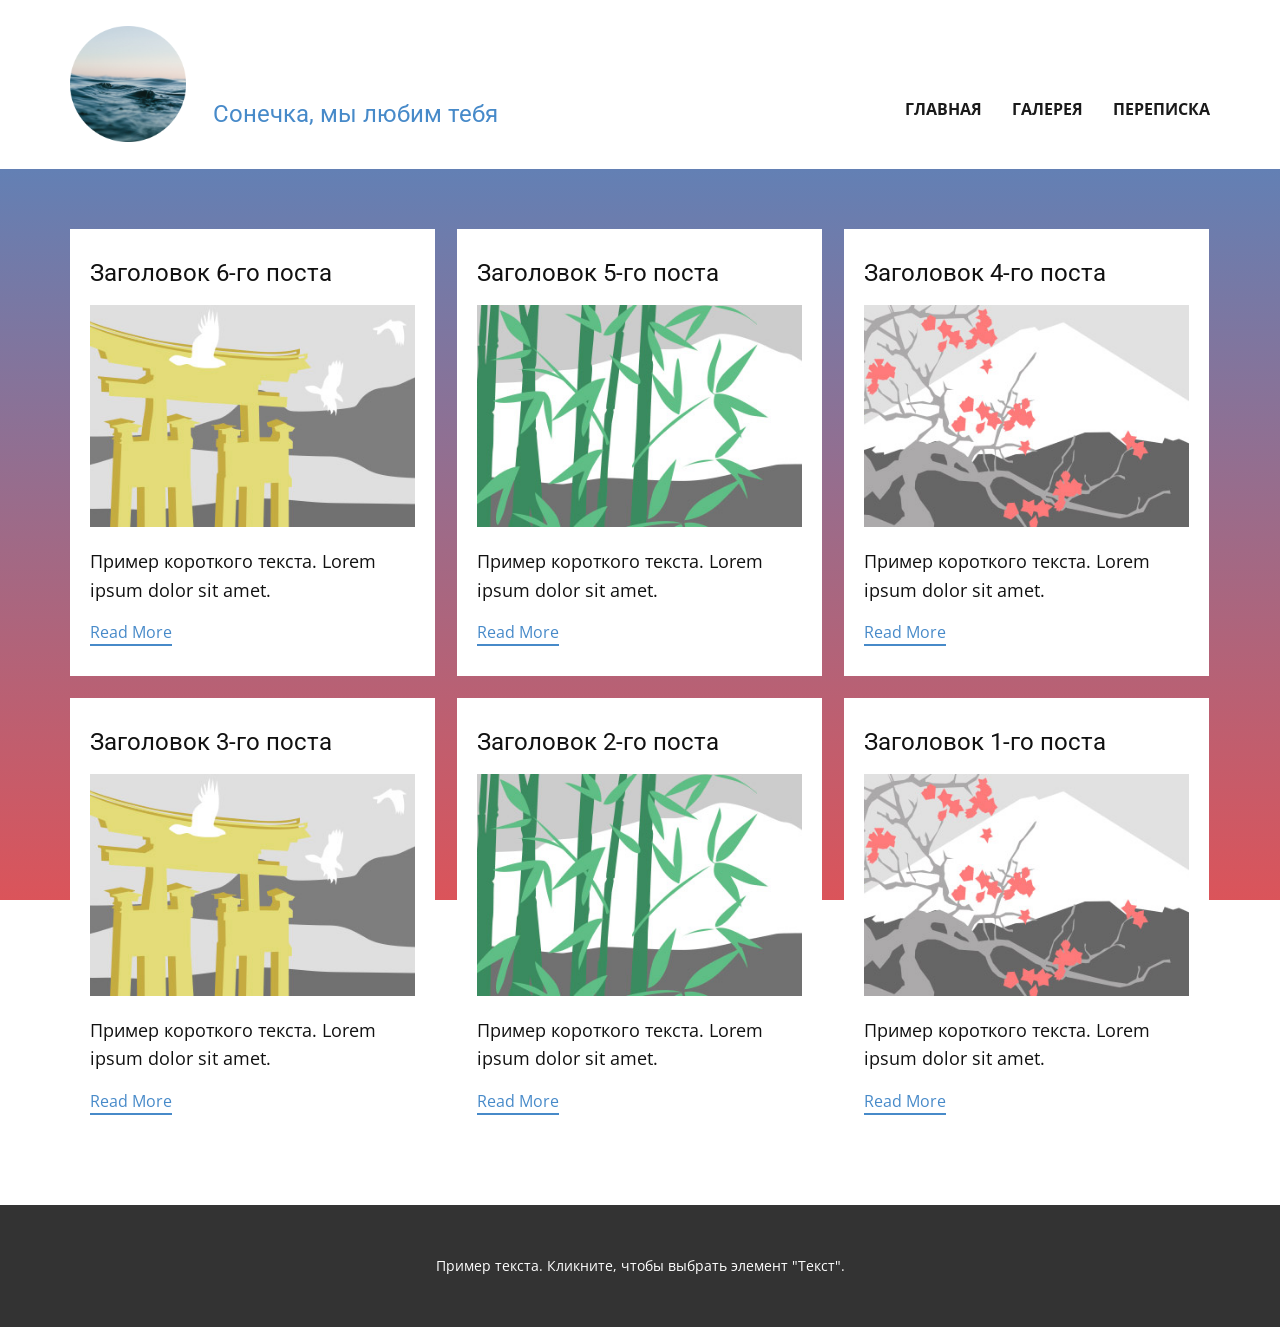
<file: blog/blog.html>
<!DOCTYPE html>
<html style="font-size: 16px;" lang="ru"><head>
    <meta name="viewport" content="width=device-width, initial-scale=1.0">
    <meta charset="utf-8">
    <meta name="keywords" content="">
    <meta name="description" content="">
    <title>Блог</title>
    <link rel="stylesheet" href="../nicepage.css" media="screen">
<link rel="stylesheet" href="../Blog-Template.css" media="screen">
    <script class="u-script" type="text/javascript" src="../jquery.js" defer=""></script>
    <script class="u-script" type="text/javascript" src="../nicepage.js" defer=""></script>
    <meta name="generator" content="Nicepage 8.5.1, nicepage.com">
    
    
    
    <link id="u-page-google-font" rel="stylesheet" href="https://fonts.googleapis.com/css2?display=swap&amp;family=Roboto:ital,wght@0,100;0,200;0,300;0,400;0,500;0,600;0,700;0,800;0,900;1,100;1,200;1,300;1,400;1,500;1,600;1,700;1,800;1,900&amp;family=Open+Sans:ital,wght@0,300;0,400;0,500;0,600;0,700;0,800;1,300;1,400;1,500;1,600;1,700;1,800">
    <script type="application/ld+json">{
		"@context": "http://schema.org",
		"@type": "Organization",
		"name": "Site1",
		"logo": "images/-.png"
}</script>
    <meta name="theme-color" content="#478ac9">
  <meta data-intl-tel-input-cdn-path="intlTelInput/"></head>
  <body data-path-to-root="../" data-include-products="false" class="u-body u-xl-mode" data-lang="ru"><header class="u-clearfix u-header u-white u-header" id="header"><div class="u-clearfix u-sheet u-valign-middle-lg u-valign-middle-xs u-sheet-1">
        <a href="../files/Soundtrack-SwanPrincess.mp3" class="u-file-link u-image u-image-round u-logo u-radius u-image-1" data-image-width="640" data-image-height="640">
          <img src="../images/-.png" class="u-logo-image u-logo-image-1">
        </a>
        <h4 class="u-text u-text-palette-1-base u-text-1"> Сонечка, мы люби​м тебя</h4>
        <nav class="u-dropdown-icon u-menu u-menu-dropdown u-offcanvas u-menu-1" role="navigation" aria-label="Menu navigation">
          <div class="menu-collapse" style="font-size: 1rem; letter-spacing: 0px; font-weight: 700; text-transform: uppercase;">
            <a class="u-button-style u-custom-active-border-color u-custom-active-color u-custom-border u-custom-border-color u-custom-borders u-custom-hover-border-color u-custom-hover-color u-custom-left-right-menu-spacing u-custom-padding-bottom u-custom-text-active-color u-custom-text-color u-custom-text-decoration u-custom-text-hover-color u-custom-top-bottom-menu-spacing u-hamburger-link u-nav-link u-text-active-palette-1-base u-text-hover-palette-2-base u-hamburger-link-1" href="#" tabindex="-1" aria-label="Open menu" aria-controls="280f">
              <svg class="u-svg-link" viewBox="0 0 24 24"><use xlink:href="#menu-hamburger"></use></svg>
              <svg class="u-svg-content" version="1.1" id="menu-hamburger" viewBox="0 0 16 16" x="0px" y="0px" xmlns:xlink="http://www.w3.org/1999/xlink" xmlns="http://www.w3.org/2000/svg"><g><rect y="1" width="16" height="2"></rect><rect y="7" width="16" height="2"></rect><rect y="13" width="16" height="2"></rect>
</g></svg>
            </a>
          </div>
          <div class="u-custom-menu u-nav-container">
            <ul role="menubar" class="u-nav u-spacing-30 u-unstyled u-nav-1"><li role="none" class="u-nav-item"><a role="menuitem" class="u-border-2 u-border-active-palette-1-base u-border-hover-palette-1-base u-border-no-left u-border-no-right u-border-no-top u-button-style u-nav-link u-text-active-palette-1-base u-text-grey-90 u-text-hover-grey-90 u-nav-link-2" href="../">Главная</a>
</li><li role="none" class="u-nav-item"><a role="menuitem" class="u-border-2 u-border-active-palette-1-base u-border-hover-palette-1-base u-border-no-left u-border-no-right u-border-no-top u-button-style u-nav-link u-text-active-palette-1-base u-text-grey-90 u-text-hover-grey-90 u-nav-link-2" href="../Галерея.html">Галерея</a>
</li><li role="none" class="u-nav-item"><a role="menuitem" class="u-border-2 u-border-active-palette-1-base u-border-hover-palette-1-base u-border-no-left u-border-no-right u-border-no-top u-button-style u-nav-link u-text-active-palette-1-base u-text-grey-90 u-text-hover-grey-90 u-nav-link-2" href="../Переписка.html">Переписка</a>
</li></ul>
          </div>
          <div class="u-custom-menu u-nav-container-collapse" id="280f" role="region" aria-label="Menu panel">
            <div class="u-black u-container-style u-inner-container-layout u-opacity u-opacity-95 u-sidenav">
              <div class="u-inner-container-layout u-sidenav-overflow">
                <div class="u-menu-close" tabindex="-1" aria-label="Close menu"></div>
                <ul class="u-align-center u-nav u-popupmenu-items u-unstyled u-nav-2" role="menubar"><li role="none" class="u-nav-item"><a role="menuitem" class="u-button-style u-nav-link" href="../">Главная</a>
</li><li role="none" class="u-nav-item"><a role="menuitem" class="u-button-style u-nav-link" href="../Галерея.html">Галерея</a>
</li><li role="none" class="u-nav-item"><a role="menuitem" class="u-button-style u-nav-link" href="../Переписка.html">Переписка</a>
</li></ul>
              </div>
            </div>
            <div class="u-black u-menu-overlay u-opacity u-opacity-70"></div>
          </div>
        </nav>
      </div></header>
    <section class="u-clearfix u-section-1" id="block-2">
      <div class="u-clearfix u-sheet u-valign-middle u-sheet-1"><!--blog--><!--blog_options_json--><!--{"type":"Recent","source":"","tags":"","count":""}--><!--/blog_options_json-->
        <div class="u-blog u-expanded-width u-repeater u-repeater-1" data-blog-id="blog-1"><!--blog_post-->
          <div class="u-blog-post u-container-style u-repeater-item u-white u-repeater-item-1">
            <div class="u-container-layout u-similar-container u-valign-top u-container-layout-1"><!--blog_post_header-->
              <h4 class="u-blog-control u-text u-text-1">
                <a class="u-post-header-link" href="../blog/пост-5.html">Заголовок 6-го поста</a>
              </h4><!--/blog_post_header--><!--blog_post_image-->
              <img alt="" class="u-blog-control u-expanded-width u-image u-image-default u-image-1" src="../images/8ad73f3c.jpeg" data-href="../blog/пост-5.html"><!--/blog_post_image--><!--blog_post_content-->
              <div class="u-blog-control u-post-content u-text u-text-2 fr-view">Пример короткого текста. Lorem ipsum dolor sit amet.</div><!--/blog_post_content--><!--blog_post_readmore-->
              <a href="../blog/пост-5.html" class="u-blog-control u-border-2 u-border-palette-1-base u-btn u-btn-rectangle u-button-style u-none u-btn-1"><!--blog_post_readmore_content--><!--options_json--><!--{"content":"Read More","defaultValue":"Читать дальше"}--><!--/options_json-->Read More<!--/blog_post_readmore_content--></a><!--/blog_post_readmore-->
            </div>
          </div><div class="u-blog-post u-container-style u-repeater-item u-video-cover u-white">
            <div class="u-container-layout u-similar-container u-valign-top u-container-layout-2"><!--blog_post_header-->
              <h4 class="u-blog-control u-text u-text-3">
                <a class="u-post-header-link" href="../blog/пост-4.html">Заголовок 5-го поста</a>
              </h4><!--/blog_post_header--><!--blog_post_image-->
              <img alt="" class="u-blog-control u-expanded-width u-image u-image-default u-image-2" src="../images/68f64b9d.jpeg" data-href="../blog/пост-4.html"><!--/blog_post_image--><!--blog_post_content-->
              <div class="u-blog-control u-post-content u-text u-text-4 fr-view">Пример короткого текста. Lorem ipsum dolor sit amet.</div><!--/blog_post_content--><!--blog_post_readmore-->
              <a href="../blog/пост-4.html" class="u-blog-control u-border-2 u-border-palette-1-base u-btn u-btn-rectangle u-button-style u-none u-btn-2"><!--blog_post_readmore_content--><!--options_json--><!--{"content":"Read More","defaultValue":"Читать дальше"}--><!--/options_json-->Read More<!--/blog_post_readmore_content--></a><!--/blog_post_readmore-->
            </div>
          </div><div class="u-blog-post u-container-style u-repeater-item u-video-cover u-white">
            <div class="u-container-layout u-similar-container u-valign-top u-container-layout-3"><!--blog_post_header-->
              <h4 class="u-blog-control u-text u-text-5">
                <a class="u-post-header-link" href="../blog/пост-3.html">Заголовок 4-го поста</a>
              </h4><!--/blog_post_header--><!--blog_post_image-->
              <img alt="" class="u-blog-control u-expanded-width u-image u-image-default u-image-3" src="../images/0fd3416c.jpeg" data-href="../blog/пост-3.html"><!--/blog_post_image--><!--blog_post_content-->
              <div class="u-blog-control u-post-content u-text u-text-6 fr-view">Пример короткого текста. Lorem ipsum dolor sit amet.</div><!--/blog_post_content--><!--blog_post_readmore-->
              <a href="../blog/пост-3.html" class="u-blog-control u-border-2 u-border-palette-1-base u-btn u-btn-rectangle u-button-style u-none u-btn-3"><!--blog_post_readmore_content--><!--options_json--><!--{"content":"Read More","defaultValue":"Читать дальше"}--><!--/options_json-->Read More<!--/blog_post_readmore_content--></a><!--/blog_post_readmore-->
            </div>
          </div><div class="u-blog-post u-container-style u-repeater-item u-white u-repeater-item-1">
            <div class="u-container-layout u-similar-container u-valign-top u-container-layout-1"><!--blog_post_header-->
              <h4 class="u-blog-control u-text u-text-1">
                <a class="u-post-header-link" href="../blog/пост-2.html">Заголовок 3-го поста</a>
              </h4><!--/blog_post_header--><!--blog_post_image-->
              <img alt="" class="u-blog-control u-expanded-width u-image u-image-default u-image-1" src="../images/8ad73f3c.jpeg" data-href="../blog/пост-2.html"><!--/blog_post_image--><!--blog_post_content-->
              <div class="u-blog-control u-post-content u-text u-text-2 fr-view">Пример короткого текста. Lorem ipsum dolor sit amet.</div><!--/blog_post_content--><!--blog_post_readmore-->
              <a href="../blog/пост-2.html" class="u-blog-control u-border-2 u-border-palette-1-base u-btn u-btn-rectangle u-button-style u-none u-btn-1"><!--blog_post_readmore_content--><!--options_json--><!--{"content":"Read More","defaultValue":"Читать дальше"}--><!--/options_json-->Read More<!--/blog_post_readmore_content--></a><!--/blog_post_readmore-->
            </div>
          </div><div class="u-blog-post u-container-style u-repeater-item u-video-cover u-white">
            <div class="u-container-layout u-similar-container u-valign-top u-container-layout-2"><!--blog_post_header-->
              <h4 class="u-blog-control u-text u-text-3">
                <a class="u-post-header-link" href="../blog/пост-1.html">Заголовок 2-го поста</a>
              </h4><!--/blog_post_header--><!--blog_post_image-->
              <img alt="" class="u-blog-control u-expanded-width u-image u-image-default u-image-2" src="../images/68f64b9d.jpeg" data-href="../blog/пост-1.html"><!--/blog_post_image--><!--blog_post_content-->
              <div class="u-blog-control u-post-content u-text u-text-4 fr-view">Пример короткого текста. Lorem ipsum dolor sit amet.</div><!--/blog_post_content--><!--blog_post_readmore-->
              <a href="../blog/пост-1.html" class="u-blog-control u-border-2 u-border-palette-1-base u-btn u-btn-rectangle u-button-style u-none u-btn-2"><!--blog_post_readmore_content--><!--options_json--><!--{"content":"Read More","defaultValue":"Читать дальше"}--><!--/options_json-->Read More<!--/blog_post_readmore_content--></a><!--/blog_post_readmore-->
            </div>
          </div><div class="u-blog-post u-container-style u-repeater-item u-video-cover u-white">
            <div class="u-container-layout u-similar-container u-valign-top u-container-layout-3"><!--blog_post_header-->
              <h4 class="u-blog-control u-text u-text-5">
                <a class="u-post-header-link" href="../blog/пост.html">Заголовок 1-го поста</a>
              </h4><!--/blog_post_header--><!--blog_post_image-->
              <img alt="" class="u-blog-control u-expanded-width u-image u-image-default u-image-3" src="../images/0fd3416c.jpeg" data-href="../blog/пост.html"><!--/blog_post_image--><!--blog_post_content-->
              <div class="u-blog-control u-post-content u-text u-text-6 fr-view">Пример короткого текста. Lorem ipsum dolor sit amet.</div><!--/blog_post_content--><!--blog_post_readmore-->
              <a href="../blog/пост.html" class="u-blog-control u-border-2 u-border-palette-1-base u-btn u-btn-rectangle u-button-style u-none u-btn-3"><!--blog_post_readmore_content--><!--options_json--><!--{"content":"Read More","defaultValue":"Читать дальше"}--><!--/options_json-->Read More<!--/blog_post_readmore_content--></a><!--/blog_post_readmore-->
            </div>
          </div><!--/blog_post--><!--blog_post-->
          <!--/blog_post--><!--blog_post-->
          <!--/blog_post-->
        </div><!--/blog-->
      </div>
    </section>
    
    
    
    <footer class="u-align-center u-clearfix u-container-align-center u-footer u-grey-80 u-footer" id="footer"><div class="u-clearfix u-sheet u-valign-middle-md u-valign-middle-xl u-valign-middle-xs u-sheet-1">
        <p class="u-small-text u-text u-text-variant u-text-1">Пример текста. Кликните, чтобы выбрать элемент "Текст".</p>
      </div></footer>
  
</body></html>
</file>
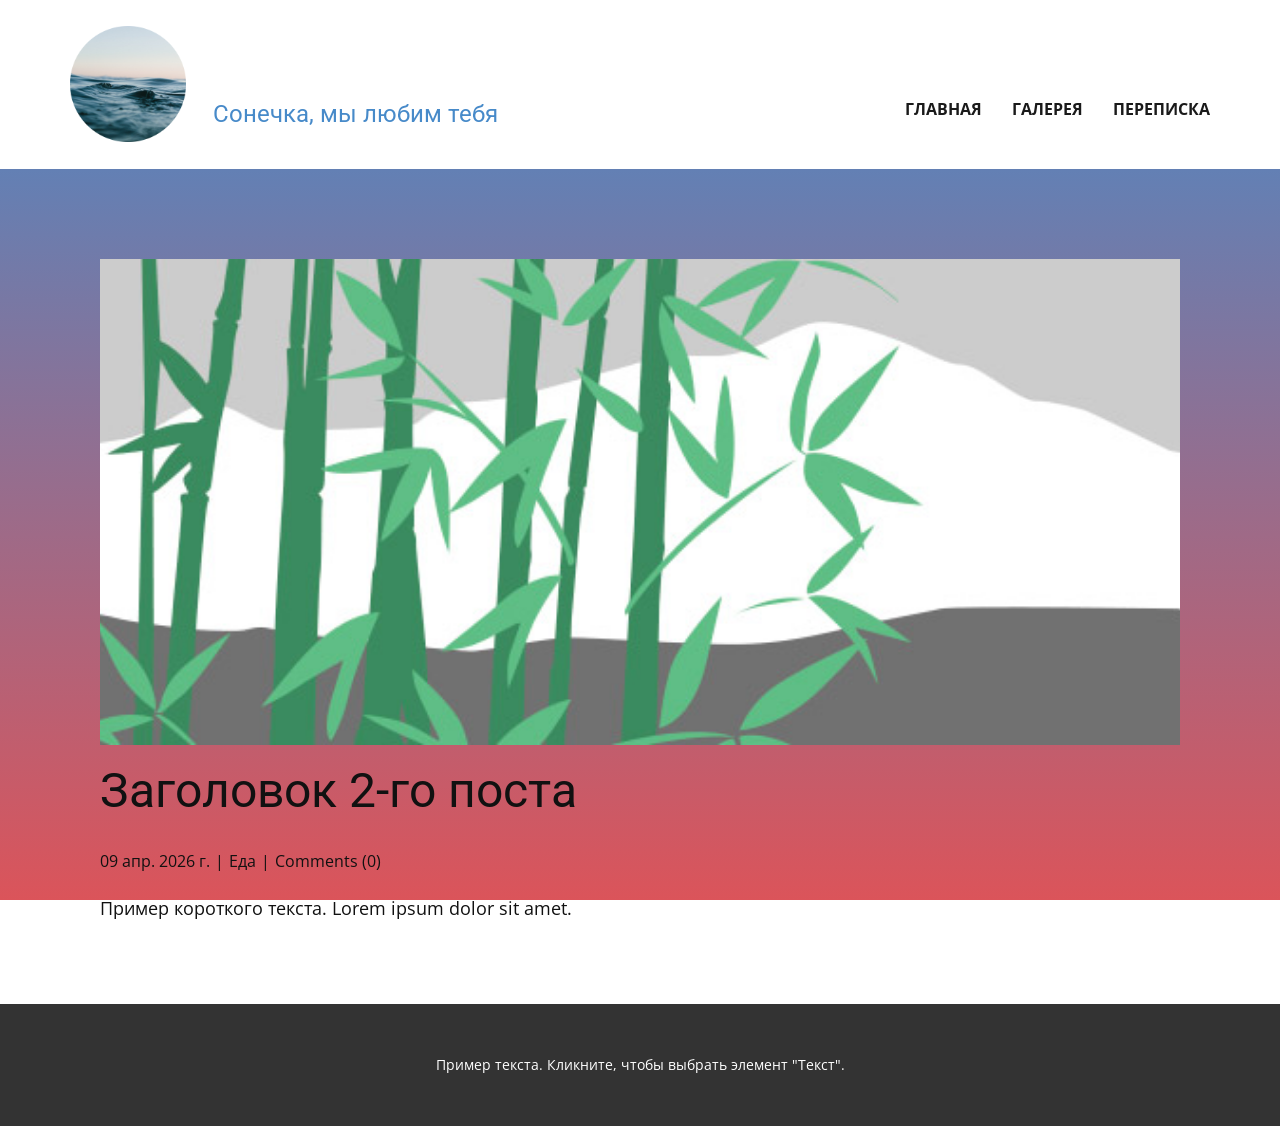
<file: blog/пост-1.html>
<!DOCTYPE html>
<html style="font-size: 16px;" lang="ru"><head>
    <meta name="viewport" content="width=device-width, initial-scale=1.0">
    <meta charset="utf-8">
    <meta name="keywords" content="Заголовок 1-го поста">
    <meta name="description" content="">
    <title>Заголовок 2-го поста</title>
    <link rel="stylesheet" href="../nicepage.css" media="screen">
<link rel="stylesheet" href="../Post-Template.css" media="screen">
    <script class="u-script" type="text/javascript" src="../jquery.js" defer=""></script>
    <script class="u-script" type="text/javascript" src="../nicepage.js" defer=""></script>
    <meta name="generator" content="Nicepage 8.5.1, nicepage.com">
    
    
    
    <link id="u-page-google-font" rel="stylesheet" href="https://fonts.googleapis.com/css2?display=swap&amp;family=Roboto:ital,wght@0,100;0,200;0,300;0,400;0,500;0,600;0,700;0,800;0,900;1,100;1,200;1,300;1,400;1,500;1,600;1,700;1,800;1,900&amp;family=Open+Sans:ital,wght@0,300;0,400;0,500;0,600;0,700;0,800;1,300;1,400;1,500;1,600;1,700;1,800">
    <script type="application/ld+json">{
		"@context": "http://schema.org",
		"@type": "Organization",
		"name": "Site1",
		"logo": "images/-.png"
}</script>
    <meta name="theme-color" content="#478ac9">
  <meta data-intl-tel-input-cdn-path="intlTelInput/"></head>
  <body data-path-to-root="./" data-include-products="false" class="u-body u-xl-mode" data-lang="ru"><header class="u-clearfix u-header u-white u-header" id="header"><div class="u-clearfix u-sheet u-valign-middle-lg u-valign-middle-xs u-sheet-1">
        <a href="../files/Soundtrack-SwanPrincess.mp3" class="u-file-link u-image u-image-round u-logo u-radius u-image-1" data-image-width="640" data-image-height="640">
          <img src="../images/-.png" class="u-logo-image u-logo-image-1">
        </a>
        <h4 class="u-text u-text-palette-1-base u-text-1"> Сонечка, мы люби​м тебя</h4>
        <nav class="u-dropdown-icon u-menu u-menu-dropdown u-offcanvas u-menu-1" role="navigation" aria-label="Menu navigation">
          <div class="menu-collapse" style="font-size: 1rem; letter-spacing: 0px; font-weight: 700; text-transform: uppercase;">
            <a class="u-button-style u-custom-active-border-color u-custom-active-color u-custom-border u-custom-border-color u-custom-borders u-custom-hover-border-color u-custom-hover-color u-custom-left-right-menu-spacing u-custom-padding-bottom u-custom-text-active-color u-custom-text-color u-custom-text-decoration u-custom-text-hover-color u-custom-top-bottom-menu-spacing u-hamburger-link u-nav-link u-text-active-palette-1-base u-text-hover-palette-2-base u-hamburger-link-1" href="#" tabindex="-1" aria-label="Open menu" aria-controls="280f">
              <svg class="u-svg-link" viewBox="0 0 24 24"><use xlink:href="#menu-hamburger"></use></svg>
              <svg class="u-svg-content" version="1.1" id="menu-hamburger" viewBox="0 0 16 16" x="0px" y="0px" xmlns:xlink="http://www.w3.org/1999/xlink" xmlns="http://www.w3.org/2000/svg"><g><rect y="1" width="16" height="2"></rect><rect y="7" width="16" height="2"></rect><rect y="13" width="16" height="2"></rect>
</g></svg>
            </a>
          </div>
          <div class="u-custom-menu u-nav-container">
            <ul role="menubar" class="u-nav u-spacing-30 u-unstyled u-nav-1"><li role="none" class="u-nav-item"><a role="menuitem" class="u-border-2 u-border-active-palette-1-base u-border-hover-palette-1-base u-border-no-left u-border-no-right u-border-no-top u-button-style u-nav-link u-text-active-palette-1-base u-text-grey-90 u-text-hover-grey-90 u-nav-link-2" href="../">Главная</a>
</li><li role="none" class="u-nav-item"><a role="menuitem" class="u-border-2 u-border-active-palette-1-base u-border-hover-palette-1-base u-border-no-left u-border-no-right u-border-no-top u-button-style u-nav-link u-text-active-palette-1-base u-text-grey-90 u-text-hover-grey-90 u-nav-link-2" href="../Галерея.html">Галерея</a>
</li><li role="none" class="u-nav-item"><a role="menuitem" class="u-border-2 u-border-active-palette-1-base u-border-hover-palette-1-base u-border-no-left u-border-no-right u-border-no-top u-button-style u-nav-link u-text-active-palette-1-base u-text-grey-90 u-text-hover-grey-90 u-nav-link-2" href="../Переписка.html">Переписка</a>
</li></ul>
          </div>
          <div class="u-custom-menu u-nav-container-collapse" id="280f" role="region" aria-label="Menu panel">
            <div class="u-black u-container-style u-inner-container-layout u-opacity u-opacity-95 u-sidenav">
              <div class="u-inner-container-layout u-sidenav-overflow">
                <div class="u-menu-close" tabindex="-1" aria-label="Close menu"></div>
                <ul class="u-align-center u-nav u-popupmenu-items u-unstyled u-nav-2" role="menubar"><li role="none" class="u-nav-item"><a role="menuitem" class="u-button-style u-nav-link" href="../">Главная</a>
</li><li role="none" class="u-nav-item"><a role="menuitem" class="u-button-style u-nav-link" href="../Галерея.html">Галерея</a>
</li><li role="none" class="u-nav-item"><a role="menuitem" class="u-button-style u-nav-link" href="../Переписка.html">Переписка</a>
</li></ul>
              </div>
            </div>
            <div class="u-black u-menu-overlay u-opacity u-opacity-70"></div>
          </div>
        </nav>
      </div></header>
    <section class="u-align-center u-clearfix u-section-1" id="block-2">
      <div class="u-clearfix u-sheet u-valign-middle-md u-valign-middle-sm u-valign-middle-xs u-sheet-1"><!--post_details--><!--post_details_options_json--><!--{"source":""}--><!--/post_details_options_json--><!--blog_post-->
        <div class="u-container-style u-expanded-width u-post-details u-post-details-1">
          <div class="u-container-layout u-valign-middle u-container-layout-1"><!--blog_post_image-->
            <img alt="" class="u-blog-control u-expanded-width u-image u-image-default u-image-1" src="../images/68f64b9d.jpeg"><!--/blog_post_image--><!--blog_post_header-->
            <h2 class="u-blog-control u-text u-text-1">Заголовок 2-го поста</h2><!--/blog_post_header--><!--blog_post_metadata-->
            <div class="u-blog-control u-metadata u-metadata-1"><!--blog_post_metadata_date--><span class="u-meta-date u-meta-icon">09 апр. 2026 г.</span><!--/blog_post_metadata_date--><!--blog_post_metadata_category--><span class="u-meta-category u-meta-icon"><a href="/blog/blog.html#/blog-1///1">Еда</a></span><!--/blog_post_metadata_category--><!--blog_post_metadata_comments--><span class="u-meta-comments u-meta-icon"><!--blog_post_metadata_comments_content-->Comments (0)<!--/blog_post_metadata_comments_content--></span><!--/blog_post_metadata_comments-->
            </div><!--/blog_post_metadata--><!--blog_post_content-->
            <div class="u-align-justify u-blog-control u-post-content u-text u-text-2 fr-view">
  <p>Пример короткого текста. Lorem ipsum dolor sit amet.</p>
  </div><!--/blog_post_content-->
          </div>
        </div><!--/blog_post--><!--/post_details-->
      </div>
    </section>
    
    
    
    <footer class="u-align-center u-clearfix u-container-align-center u-footer u-grey-80 u-footer" id="footer"><div class="u-clearfix u-sheet u-valign-middle-md u-valign-middle-xl u-valign-middle-xs u-sheet-1">
        <p class="u-small-text u-text u-text-variant u-text-1">Пример текста. Кликните, чтобы выбрать элемент "Текст".</p>
      </div></footer>
  
</body></html>
</file>
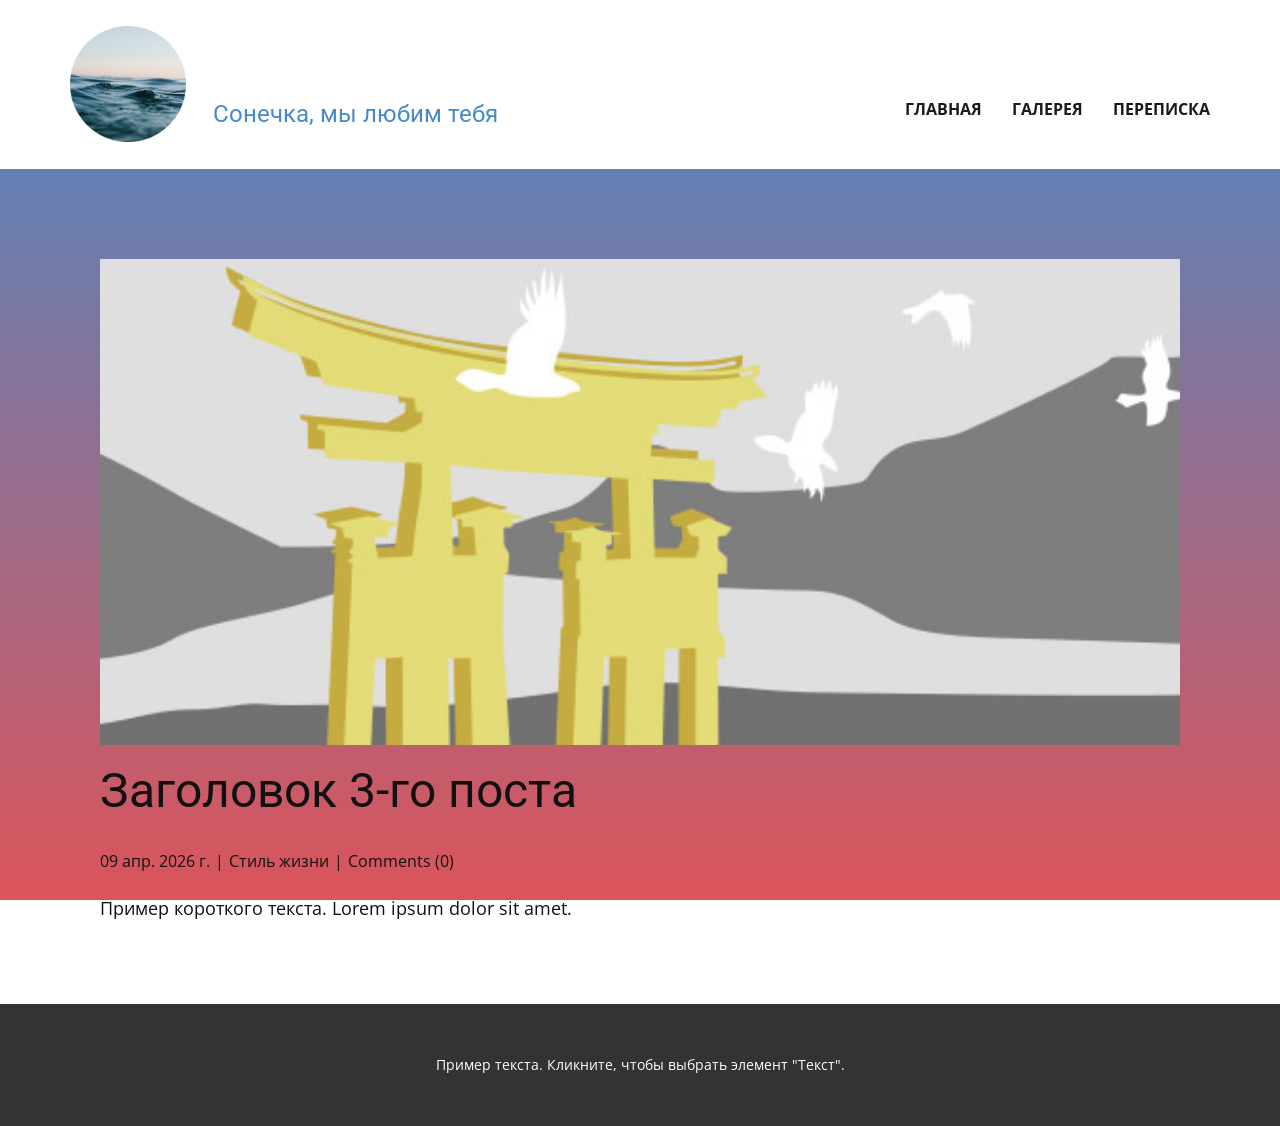
<file: blog/пост-2.html>
<!DOCTYPE html>
<html style="font-size: 16px;" lang="ru"><head>
    <meta name="viewport" content="width=device-width, initial-scale=1.0">
    <meta charset="utf-8">
    <meta name="keywords" content="Заголовок 1-го поста">
    <meta name="description" content="">
    <title>Заголовок 3-го поста</title>
    <link rel="stylesheet" href="../nicepage.css" media="screen">
<link rel="stylesheet" href="../Post-Template.css" media="screen">
    <script class="u-script" type="text/javascript" src="../jquery.js" defer=""></script>
    <script class="u-script" type="text/javascript" src="../nicepage.js" defer=""></script>
    <meta name="generator" content="Nicepage 8.5.1, nicepage.com">
    
    
    
    <link id="u-page-google-font" rel="stylesheet" href="https://fonts.googleapis.com/css2?display=swap&amp;family=Roboto:ital,wght@0,100;0,200;0,300;0,400;0,500;0,600;0,700;0,800;0,900;1,100;1,200;1,300;1,400;1,500;1,600;1,700;1,800;1,900&amp;family=Open+Sans:ital,wght@0,300;0,400;0,500;0,600;0,700;0,800;1,300;1,400;1,500;1,600;1,700;1,800">
    <script type="application/ld+json">{
		"@context": "http://schema.org",
		"@type": "Organization",
		"name": "Site1",
		"logo": "images/-.png"
}</script>
    <meta name="theme-color" content="#478ac9">
  <meta data-intl-tel-input-cdn-path="intlTelInput/"></head>
  <body data-path-to-root="./" data-include-products="false" class="u-body u-xl-mode" data-lang="ru"><header class="u-clearfix u-header u-white u-header" id="header"><div class="u-clearfix u-sheet u-valign-middle-lg u-valign-middle-xs u-sheet-1">
        <a href="../files/Soundtrack-SwanPrincess.mp3" class="u-file-link u-image u-image-round u-logo u-radius u-image-1" data-image-width="640" data-image-height="640">
          <img src="../images/-.png" class="u-logo-image u-logo-image-1">
        </a>
        <h4 class="u-text u-text-palette-1-base u-text-1"> Сонечка, мы люби​м тебя</h4>
        <nav class="u-dropdown-icon u-menu u-menu-dropdown u-offcanvas u-menu-1" role="navigation" aria-label="Menu navigation">
          <div class="menu-collapse" style="font-size: 1rem; letter-spacing: 0px; font-weight: 700; text-transform: uppercase;">
            <a class="u-button-style u-custom-active-border-color u-custom-active-color u-custom-border u-custom-border-color u-custom-borders u-custom-hover-border-color u-custom-hover-color u-custom-left-right-menu-spacing u-custom-padding-bottom u-custom-text-active-color u-custom-text-color u-custom-text-decoration u-custom-text-hover-color u-custom-top-bottom-menu-spacing u-hamburger-link u-nav-link u-text-active-palette-1-base u-text-hover-palette-2-base u-hamburger-link-1" href="#" tabindex="-1" aria-label="Open menu" aria-controls="280f">
              <svg class="u-svg-link" viewBox="0 0 24 24"><use xlink:href="#menu-hamburger"></use></svg>
              <svg class="u-svg-content" version="1.1" id="menu-hamburger" viewBox="0 0 16 16" x="0px" y="0px" xmlns:xlink="http://www.w3.org/1999/xlink" xmlns="http://www.w3.org/2000/svg"><g><rect y="1" width="16" height="2"></rect><rect y="7" width="16" height="2"></rect><rect y="13" width="16" height="2"></rect>
</g></svg>
            </a>
          </div>
          <div class="u-custom-menu u-nav-container">
            <ul role="menubar" class="u-nav u-spacing-30 u-unstyled u-nav-1"><li role="none" class="u-nav-item"><a role="menuitem" class="u-border-2 u-border-active-palette-1-base u-border-hover-palette-1-base u-border-no-left u-border-no-right u-border-no-top u-button-style u-nav-link u-text-active-palette-1-base u-text-grey-90 u-text-hover-grey-90 u-nav-link-2" href="../">Главная</a>
</li><li role="none" class="u-nav-item"><a role="menuitem" class="u-border-2 u-border-active-palette-1-base u-border-hover-palette-1-base u-border-no-left u-border-no-right u-border-no-top u-button-style u-nav-link u-text-active-palette-1-base u-text-grey-90 u-text-hover-grey-90 u-nav-link-2" href="../Галерея.html">Галерея</a>
</li><li role="none" class="u-nav-item"><a role="menuitem" class="u-border-2 u-border-active-palette-1-base u-border-hover-palette-1-base u-border-no-left u-border-no-right u-border-no-top u-button-style u-nav-link u-text-active-palette-1-base u-text-grey-90 u-text-hover-grey-90 u-nav-link-2" href="../Переписка.html">Переписка</a>
</li></ul>
          </div>
          <div class="u-custom-menu u-nav-container-collapse" id="280f" role="region" aria-label="Menu panel">
            <div class="u-black u-container-style u-inner-container-layout u-opacity u-opacity-95 u-sidenav">
              <div class="u-inner-container-layout u-sidenav-overflow">
                <div class="u-menu-close" tabindex="-1" aria-label="Close menu"></div>
                <ul class="u-align-center u-nav u-popupmenu-items u-unstyled u-nav-2" role="menubar"><li role="none" class="u-nav-item"><a role="menuitem" class="u-button-style u-nav-link" href="../">Главная</a>
</li><li role="none" class="u-nav-item"><a role="menuitem" class="u-button-style u-nav-link" href="../Галерея.html">Галерея</a>
</li><li role="none" class="u-nav-item"><a role="menuitem" class="u-button-style u-nav-link" href="../Переписка.html">Переписка</a>
</li></ul>
              </div>
            </div>
            <div class="u-black u-menu-overlay u-opacity u-opacity-70"></div>
          </div>
        </nav>
      </div></header>
    <section class="u-align-center u-clearfix u-section-1" id="block-2">
      <div class="u-clearfix u-sheet u-valign-middle-md u-valign-middle-sm u-valign-middle-xs u-sheet-1"><!--post_details--><!--post_details_options_json--><!--{"source":""}--><!--/post_details_options_json--><!--blog_post-->
        <div class="u-container-style u-expanded-width u-post-details u-post-details-1">
          <div class="u-container-layout u-valign-middle u-container-layout-1"><!--blog_post_image-->
            <img alt="" class="u-blog-control u-expanded-width u-image u-image-default u-image-1" src="../images/8ad73f3c.jpeg"><!--/blog_post_image--><!--blog_post_header-->
            <h2 class="u-blog-control u-text u-text-1">Заголовок 3-го поста</h2><!--/blog_post_header--><!--blog_post_metadata-->
            <div class="u-blog-control u-metadata u-metadata-1"><!--blog_post_metadata_date--><span class="u-meta-date u-meta-icon">09 апр. 2026 г.</span><!--/blog_post_metadata_date--><!--blog_post_metadata_category--><span class="u-meta-category u-meta-icon"><a href="/blog/blog.html#/blog-1///3">Стиль жизни</a></span><!--/blog_post_metadata_category--><!--blog_post_metadata_comments--><span class="u-meta-comments u-meta-icon"><!--blog_post_metadata_comments_content-->Comments (0)<!--/blog_post_metadata_comments_content--></span><!--/blog_post_metadata_comments-->
            </div><!--/blog_post_metadata--><!--blog_post_content-->
            <div class="u-align-justify u-blog-control u-post-content u-text u-text-2 fr-view">
  <p>Пример короткого текста. Lorem ipsum dolor sit amet.</p>
  </div><!--/blog_post_content-->
          </div>
        </div><!--/blog_post--><!--/post_details-->
      </div>
    </section>
    
    
    
    <footer class="u-align-center u-clearfix u-container-align-center u-footer u-grey-80 u-footer" id="footer"><div class="u-clearfix u-sheet u-valign-middle-md u-valign-middle-xl u-valign-middle-xs u-sheet-1">
        <p class="u-small-text u-text u-text-variant u-text-1">Пример текста. Кликните, чтобы выбрать элемент "Текст".</p>
      </div></footer>
  
</body></html>
</file>
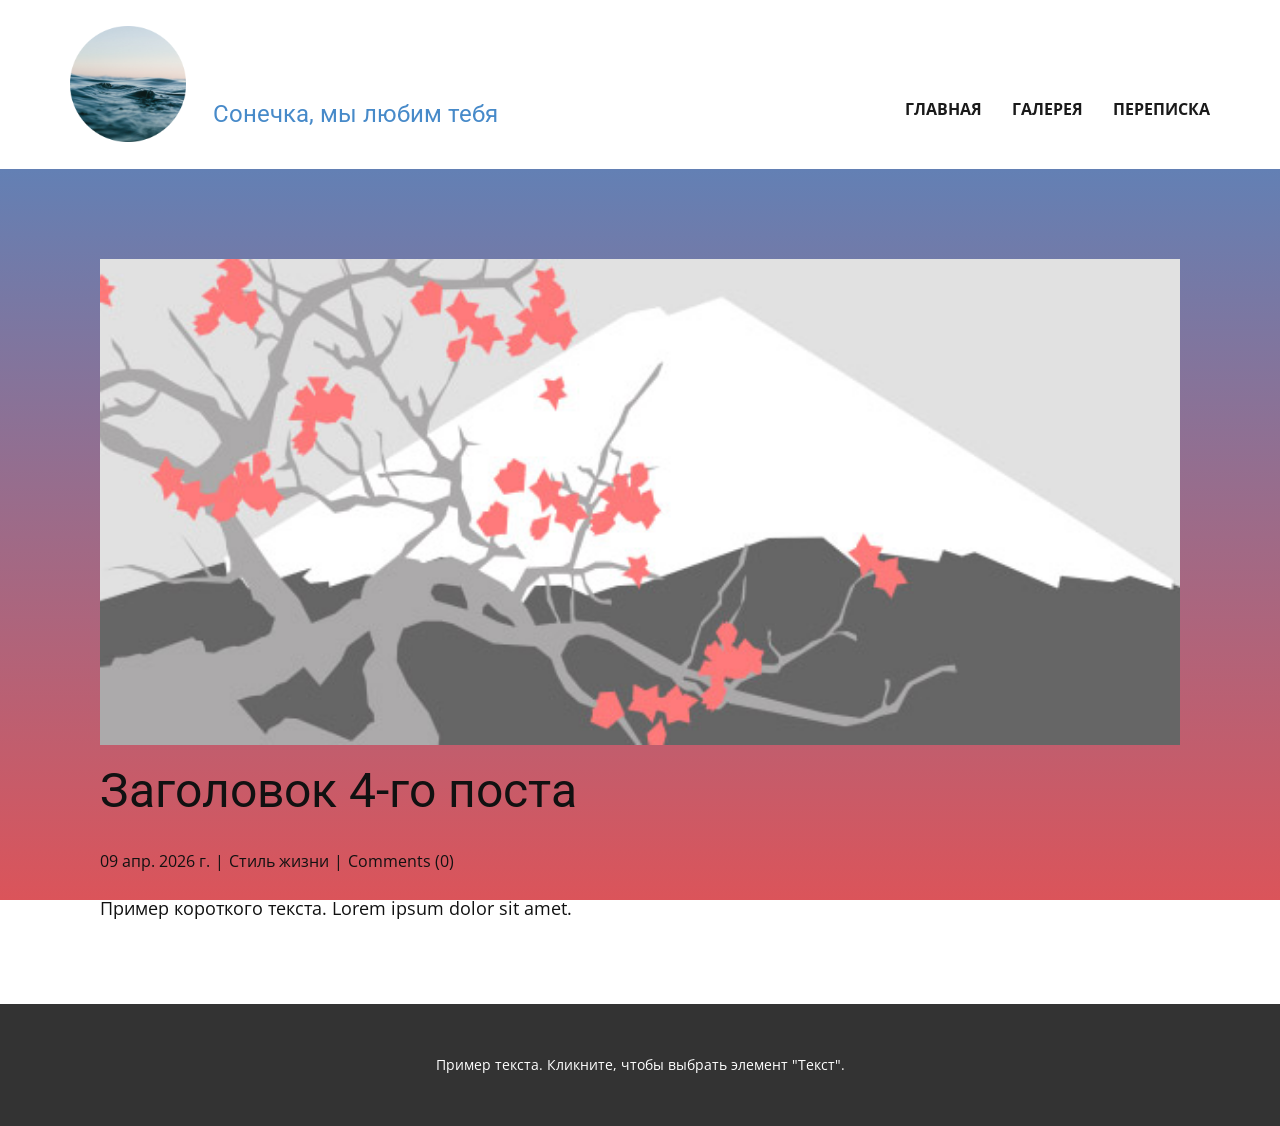
<file: blog/пост-3.html>
<!DOCTYPE html>
<html style="font-size: 16px;" lang="ru"><head>
    <meta name="viewport" content="width=device-width, initial-scale=1.0">
    <meta charset="utf-8">
    <meta name="keywords" content="Заголовок 1-го поста">
    <meta name="description" content="">
    <title>Заголовок 4-го поста</title>
    <link rel="stylesheet" href="../nicepage.css" media="screen">
<link rel="stylesheet" href="../Post-Template.css" media="screen">
    <script class="u-script" type="text/javascript" src="../jquery.js" defer=""></script>
    <script class="u-script" type="text/javascript" src="../nicepage.js" defer=""></script>
    <meta name="generator" content="Nicepage 8.5.1, nicepage.com">
    
    
    
    <link id="u-page-google-font" rel="stylesheet" href="https://fonts.googleapis.com/css2?display=swap&amp;family=Roboto:ital,wght@0,100;0,200;0,300;0,400;0,500;0,600;0,700;0,800;0,900;1,100;1,200;1,300;1,400;1,500;1,600;1,700;1,800;1,900&amp;family=Open+Sans:ital,wght@0,300;0,400;0,500;0,600;0,700;0,800;1,300;1,400;1,500;1,600;1,700;1,800">
    <script type="application/ld+json">{
		"@context": "http://schema.org",
		"@type": "Organization",
		"name": "Site1",
		"logo": "images/-.png"
}</script>
    <meta name="theme-color" content="#478ac9">
  <meta data-intl-tel-input-cdn-path="intlTelInput/"></head>
  <body data-path-to-root="./" data-include-products="false" class="u-body u-xl-mode" data-lang="ru"><header class="u-clearfix u-header u-white u-header" id="header"><div class="u-clearfix u-sheet u-valign-middle-lg u-valign-middle-xs u-sheet-1">
        <a href="../files/Soundtrack-SwanPrincess.mp3" class="u-file-link u-image u-image-round u-logo u-radius u-image-1" data-image-width="640" data-image-height="640">
          <img src="../images/-.png" class="u-logo-image u-logo-image-1">
        </a>
        <h4 class="u-text u-text-palette-1-base u-text-1"> Сонечка, мы люби​м тебя</h4>
        <nav class="u-dropdown-icon u-menu u-menu-dropdown u-offcanvas u-menu-1" role="navigation" aria-label="Menu navigation">
          <div class="menu-collapse" style="font-size: 1rem; letter-spacing: 0px; font-weight: 700; text-transform: uppercase;">
            <a class="u-button-style u-custom-active-border-color u-custom-active-color u-custom-border u-custom-border-color u-custom-borders u-custom-hover-border-color u-custom-hover-color u-custom-left-right-menu-spacing u-custom-padding-bottom u-custom-text-active-color u-custom-text-color u-custom-text-decoration u-custom-text-hover-color u-custom-top-bottom-menu-spacing u-hamburger-link u-nav-link u-text-active-palette-1-base u-text-hover-palette-2-base u-hamburger-link-1" href="#" tabindex="-1" aria-label="Open menu" aria-controls="280f">
              <svg class="u-svg-link" viewBox="0 0 24 24"><use xlink:href="#menu-hamburger"></use></svg>
              <svg class="u-svg-content" version="1.1" id="menu-hamburger" viewBox="0 0 16 16" x="0px" y="0px" xmlns:xlink="http://www.w3.org/1999/xlink" xmlns="http://www.w3.org/2000/svg"><g><rect y="1" width="16" height="2"></rect><rect y="7" width="16" height="2"></rect><rect y="13" width="16" height="2"></rect>
</g></svg>
            </a>
          </div>
          <div class="u-custom-menu u-nav-container">
            <ul role="menubar" class="u-nav u-spacing-30 u-unstyled u-nav-1"><li role="none" class="u-nav-item"><a role="menuitem" class="u-border-2 u-border-active-palette-1-base u-border-hover-palette-1-base u-border-no-left u-border-no-right u-border-no-top u-button-style u-nav-link u-text-active-palette-1-base u-text-grey-90 u-text-hover-grey-90 u-nav-link-2" href="../">Главная</a>
</li><li role="none" class="u-nav-item"><a role="menuitem" class="u-border-2 u-border-active-palette-1-base u-border-hover-palette-1-base u-border-no-left u-border-no-right u-border-no-top u-button-style u-nav-link u-text-active-palette-1-base u-text-grey-90 u-text-hover-grey-90 u-nav-link-2" href="../Галерея.html">Галерея</a>
</li><li role="none" class="u-nav-item"><a role="menuitem" class="u-border-2 u-border-active-palette-1-base u-border-hover-palette-1-base u-border-no-left u-border-no-right u-border-no-top u-button-style u-nav-link u-text-active-palette-1-base u-text-grey-90 u-text-hover-grey-90 u-nav-link-2" href="../Переписка.html">Переписка</a>
</li></ul>
          </div>
          <div class="u-custom-menu u-nav-container-collapse" id="280f" role="region" aria-label="Menu panel">
            <div class="u-black u-container-style u-inner-container-layout u-opacity u-opacity-95 u-sidenav">
              <div class="u-inner-container-layout u-sidenav-overflow">
                <div class="u-menu-close" tabindex="-1" aria-label="Close menu"></div>
                <ul class="u-align-center u-nav u-popupmenu-items u-unstyled u-nav-2" role="menubar"><li role="none" class="u-nav-item"><a role="menuitem" class="u-button-style u-nav-link" href="../">Главная</a>
</li><li role="none" class="u-nav-item"><a role="menuitem" class="u-button-style u-nav-link" href="../Галерея.html">Галерея</a>
</li><li role="none" class="u-nav-item"><a role="menuitem" class="u-button-style u-nav-link" href="../Переписка.html">Переписка</a>
</li></ul>
              </div>
            </div>
            <div class="u-black u-menu-overlay u-opacity u-opacity-70"></div>
          </div>
        </nav>
      </div></header>
    <section class="u-align-center u-clearfix u-section-1" id="block-2">
      <div class="u-clearfix u-sheet u-valign-middle-md u-valign-middle-sm u-valign-middle-xs u-sheet-1"><!--post_details--><!--post_details_options_json--><!--{"source":""}--><!--/post_details_options_json--><!--blog_post-->
        <div class="u-container-style u-expanded-width u-post-details u-post-details-1">
          <div class="u-container-layout u-valign-middle u-container-layout-1"><!--blog_post_image-->
            <img alt="" class="u-blog-control u-expanded-width u-image u-image-default u-image-1" src="../images/0fd3416c.jpeg"><!--/blog_post_image--><!--blog_post_header-->
            <h2 class="u-blog-control u-text u-text-1">Заголовок 4-го поста</h2><!--/blog_post_header--><!--blog_post_metadata-->
            <div class="u-blog-control u-metadata u-metadata-1"><!--blog_post_metadata_date--><span class="u-meta-date u-meta-icon">09 апр. 2026 г.</span><!--/blog_post_metadata_date--><!--blog_post_metadata_category--><span class="u-meta-category u-meta-icon"><a href="/blog/blog.html#/blog-1///3">Стиль жизни</a></span><!--/blog_post_metadata_category--><!--blog_post_metadata_comments--><span class="u-meta-comments u-meta-icon"><!--blog_post_metadata_comments_content-->Comments (0)<!--/blog_post_metadata_comments_content--></span><!--/blog_post_metadata_comments-->
            </div><!--/blog_post_metadata--><!--blog_post_content-->
            <div class="u-align-justify u-blog-control u-post-content u-text u-text-2 fr-view">
  <p>Пример короткого текста. Lorem ipsum dolor sit amet.</p>
  </div><!--/blog_post_content-->
          </div>
        </div><!--/blog_post--><!--/post_details-->
      </div>
    </section>
    
    
    
    <footer class="u-align-center u-clearfix u-container-align-center u-footer u-grey-80 u-footer" id="footer"><div class="u-clearfix u-sheet u-valign-middle-md u-valign-middle-xl u-valign-middle-xs u-sheet-1">
        <p class="u-small-text u-text u-text-variant u-text-1">Пример текста. Кликните, чтобы выбрать элемент "Текст".</p>
      </div></footer>
  
</body></html>
</file>
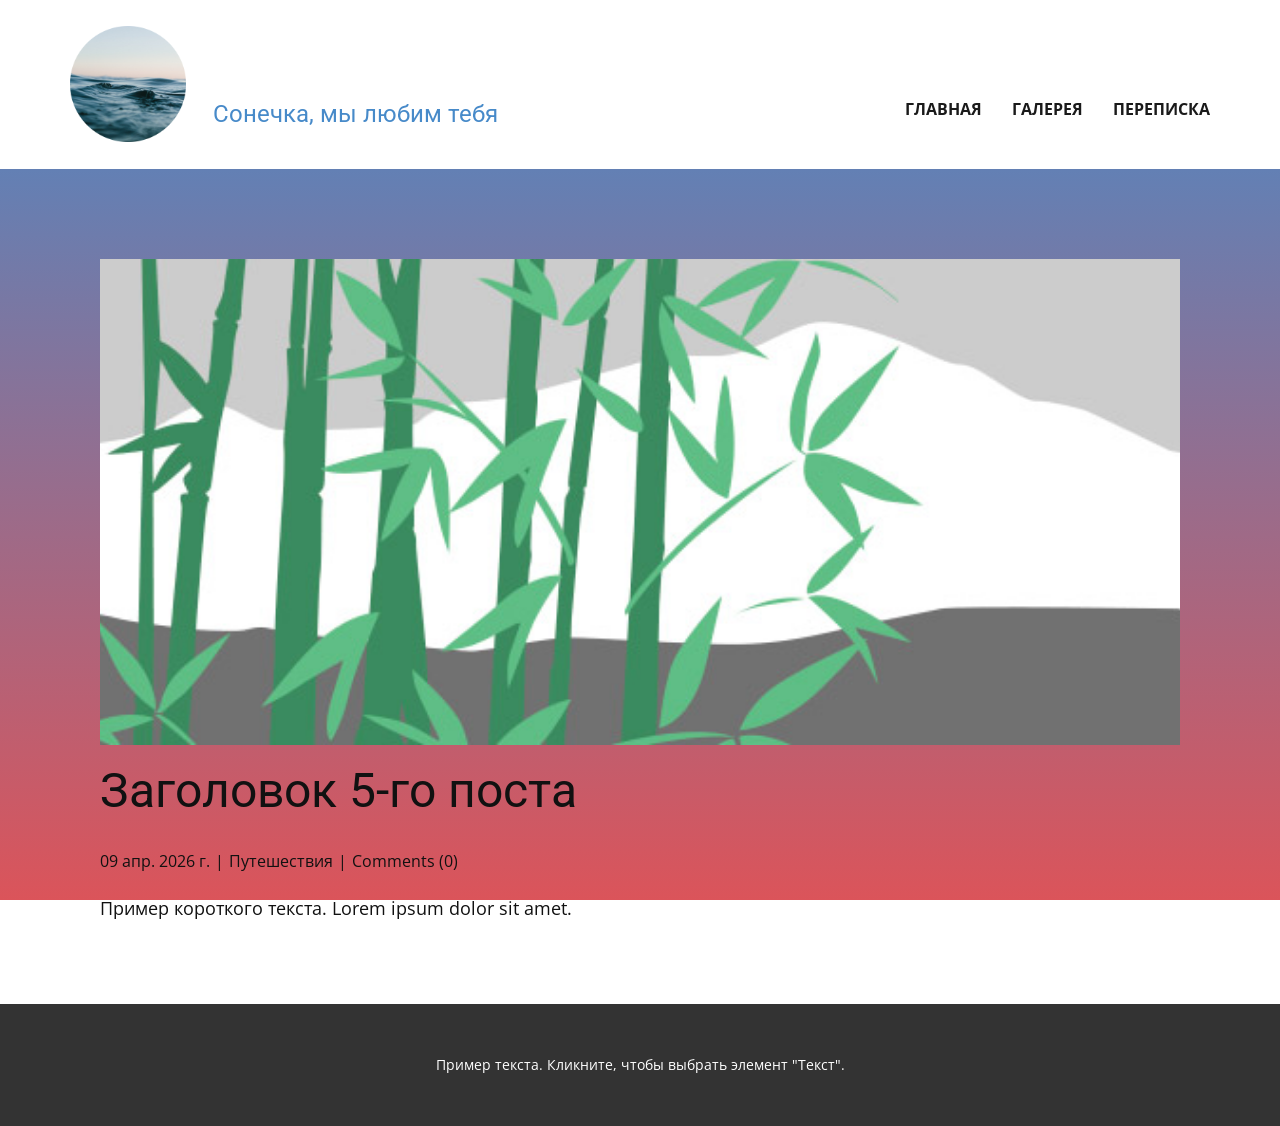
<file: blog/пост-4.html>
<!DOCTYPE html>
<html style="font-size: 16px;" lang="ru"><head>
    <meta name="viewport" content="width=device-width, initial-scale=1.0">
    <meta charset="utf-8">
    <meta name="keywords" content="Заголовок 1-го поста">
    <meta name="description" content="">
    <title>Заголовок 5-го поста</title>
    <link rel="stylesheet" href="../nicepage.css" media="screen">
<link rel="stylesheet" href="../Post-Template.css" media="screen">
    <script class="u-script" type="text/javascript" src="../jquery.js" defer=""></script>
    <script class="u-script" type="text/javascript" src="../nicepage.js" defer=""></script>
    <meta name="generator" content="Nicepage 8.5.1, nicepage.com">
    
    
    
    <link id="u-page-google-font" rel="stylesheet" href="https://fonts.googleapis.com/css2?display=swap&amp;family=Roboto:ital,wght@0,100;0,200;0,300;0,400;0,500;0,600;0,700;0,800;0,900;1,100;1,200;1,300;1,400;1,500;1,600;1,700;1,800;1,900&amp;family=Open+Sans:ital,wght@0,300;0,400;0,500;0,600;0,700;0,800;1,300;1,400;1,500;1,600;1,700;1,800">
    <script type="application/ld+json">{
		"@context": "http://schema.org",
		"@type": "Organization",
		"name": "Site1",
		"logo": "images/-.png"
}</script>
    <meta name="theme-color" content="#478ac9">
  <meta data-intl-tel-input-cdn-path="intlTelInput/"></head>
  <body data-path-to-root="./" data-include-products="false" class="u-body u-xl-mode" data-lang="ru"><header class="u-clearfix u-header u-white u-header" id="header"><div class="u-clearfix u-sheet u-valign-middle-lg u-valign-middle-xs u-sheet-1">
        <a href="../files/Soundtrack-SwanPrincess.mp3" class="u-file-link u-image u-image-round u-logo u-radius u-image-1" data-image-width="640" data-image-height="640">
          <img src="../images/-.png" class="u-logo-image u-logo-image-1">
        </a>
        <h4 class="u-text u-text-palette-1-base u-text-1"> Сонечка, мы люби​м тебя</h4>
        <nav class="u-dropdown-icon u-menu u-menu-dropdown u-offcanvas u-menu-1" role="navigation" aria-label="Menu navigation">
          <div class="menu-collapse" style="font-size: 1rem; letter-spacing: 0px; font-weight: 700; text-transform: uppercase;">
            <a class="u-button-style u-custom-active-border-color u-custom-active-color u-custom-border u-custom-border-color u-custom-borders u-custom-hover-border-color u-custom-hover-color u-custom-left-right-menu-spacing u-custom-padding-bottom u-custom-text-active-color u-custom-text-color u-custom-text-decoration u-custom-text-hover-color u-custom-top-bottom-menu-spacing u-hamburger-link u-nav-link u-text-active-palette-1-base u-text-hover-palette-2-base u-hamburger-link-1" href="#" tabindex="-1" aria-label="Open menu" aria-controls="280f">
              <svg class="u-svg-link" viewBox="0 0 24 24"><use xlink:href="#menu-hamburger"></use></svg>
              <svg class="u-svg-content" version="1.1" id="menu-hamburger" viewBox="0 0 16 16" x="0px" y="0px" xmlns:xlink="http://www.w3.org/1999/xlink" xmlns="http://www.w3.org/2000/svg"><g><rect y="1" width="16" height="2"></rect><rect y="7" width="16" height="2"></rect><rect y="13" width="16" height="2"></rect>
</g></svg>
            </a>
          </div>
          <div class="u-custom-menu u-nav-container">
            <ul role="menubar" class="u-nav u-spacing-30 u-unstyled u-nav-1"><li role="none" class="u-nav-item"><a role="menuitem" class="u-border-2 u-border-active-palette-1-base u-border-hover-palette-1-base u-border-no-left u-border-no-right u-border-no-top u-button-style u-nav-link u-text-active-palette-1-base u-text-grey-90 u-text-hover-grey-90 u-nav-link-2" href="../">Главная</a>
</li><li role="none" class="u-nav-item"><a role="menuitem" class="u-border-2 u-border-active-palette-1-base u-border-hover-palette-1-base u-border-no-left u-border-no-right u-border-no-top u-button-style u-nav-link u-text-active-palette-1-base u-text-grey-90 u-text-hover-grey-90 u-nav-link-2" href="../Галерея.html">Галерея</a>
</li><li role="none" class="u-nav-item"><a role="menuitem" class="u-border-2 u-border-active-palette-1-base u-border-hover-palette-1-base u-border-no-left u-border-no-right u-border-no-top u-button-style u-nav-link u-text-active-palette-1-base u-text-grey-90 u-text-hover-grey-90 u-nav-link-2" href="../Переписка.html">Переписка</a>
</li></ul>
          </div>
          <div class="u-custom-menu u-nav-container-collapse" id="280f" role="region" aria-label="Menu panel">
            <div class="u-black u-container-style u-inner-container-layout u-opacity u-opacity-95 u-sidenav">
              <div class="u-inner-container-layout u-sidenav-overflow">
                <div class="u-menu-close" tabindex="-1" aria-label="Close menu"></div>
                <ul class="u-align-center u-nav u-popupmenu-items u-unstyled u-nav-2" role="menubar"><li role="none" class="u-nav-item"><a role="menuitem" class="u-button-style u-nav-link" href="../">Главная</a>
</li><li role="none" class="u-nav-item"><a role="menuitem" class="u-button-style u-nav-link" href="../Галерея.html">Галерея</a>
</li><li role="none" class="u-nav-item"><a role="menuitem" class="u-button-style u-nav-link" href="../Переписка.html">Переписка</a>
</li></ul>
              </div>
            </div>
            <div class="u-black u-menu-overlay u-opacity u-opacity-70"></div>
          </div>
        </nav>
      </div></header>
    <section class="u-align-center u-clearfix u-section-1" id="block-2">
      <div class="u-clearfix u-sheet u-valign-middle-md u-valign-middle-sm u-valign-middle-xs u-sheet-1"><!--post_details--><!--post_details_options_json--><!--{"source":""}--><!--/post_details_options_json--><!--blog_post-->
        <div class="u-container-style u-expanded-width u-post-details u-post-details-1">
          <div class="u-container-layout u-valign-middle u-container-layout-1"><!--blog_post_image-->
            <img alt="" class="u-blog-control u-expanded-width u-image u-image-default u-image-1" src="../images/68f64b9d.jpeg"><!--/blog_post_image--><!--blog_post_header-->
            <h2 class="u-blog-control u-text u-text-1">Заголовок 5-го поста</h2><!--/blog_post_header--><!--blog_post_metadata-->
            <div class="u-blog-control u-metadata u-metadata-1"><!--blog_post_metadata_date--><span class="u-meta-date u-meta-icon">09 апр. 2026 г.</span><!--/blog_post_metadata_date--><!--blog_post_metadata_category--><span class="u-meta-category u-meta-icon"><a href="/blog/blog.html#/blog-1///2">Путешествия</a></span><!--/blog_post_metadata_category--><!--blog_post_metadata_comments--><span class="u-meta-comments u-meta-icon"><!--blog_post_metadata_comments_content-->Comments (0)<!--/blog_post_metadata_comments_content--></span><!--/blog_post_metadata_comments-->
            </div><!--/blog_post_metadata--><!--blog_post_content-->
            <div class="u-align-justify u-blog-control u-post-content u-text u-text-2 fr-view">
  <p>Пример короткого текста. Lorem ipsum dolor sit amet.</p>
  </div><!--/blog_post_content-->
          </div>
        </div><!--/blog_post--><!--/post_details-->
      </div>
    </section>
    
    
    
    <footer class="u-align-center u-clearfix u-container-align-center u-footer u-grey-80 u-footer" id="footer"><div class="u-clearfix u-sheet u-valign-middle-md u-valign-middle-xl u-valign-middle-xs u-sheet-1">
        <p class="u-small-text u-text u-text-variant u-text-1">Пример текста. Кликните, чтобы выбрать элемент "Текст".</p>
      </div></footer>
  
</body></html>
</file>
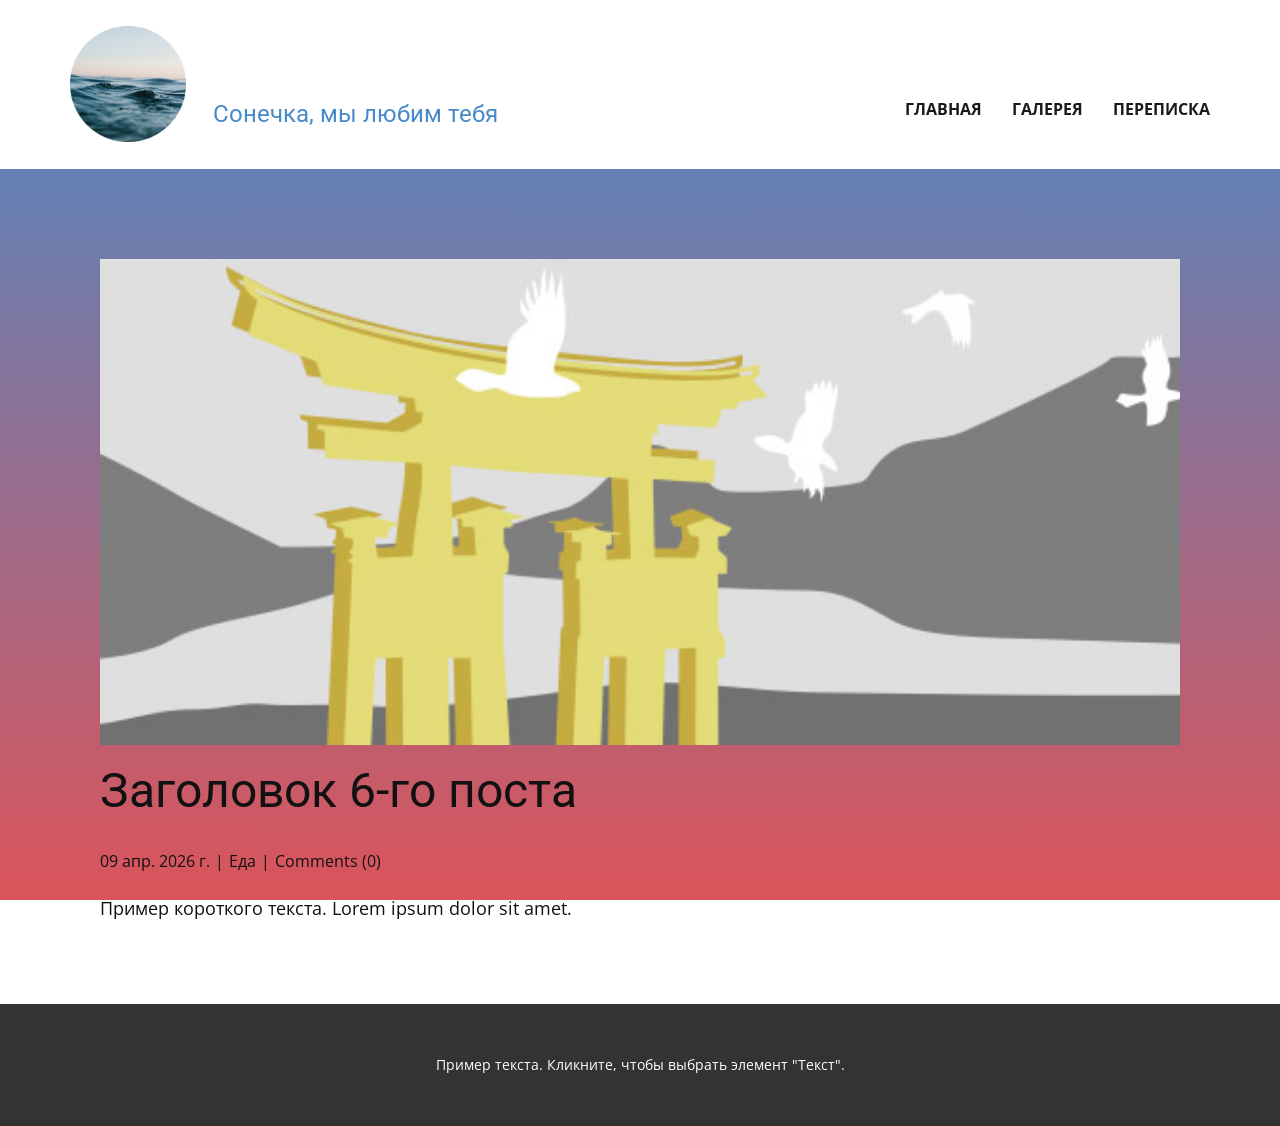
<file: blog/пост-5.html>
<!DOCTYPE html>
<html style="font-size: 16px;" lang="ru"><head>
    <meta name="viewport" content="width=device-width, initial-scale=1.0">
    <meta charset="utf-8">
    <meta name="keywords" content="Заголовок 1-го поста">
    <meta name="description" content="">
    <title>Заголовок 6-го поста</title>
    <link rel="stylesheet" href="../nicepage.css" media="screen">
<link rel="stylesheet" href="../Post-Template.css" media="screen">
    <script class="u-script" type="text/javascript" src="../jquery.js" defer=""></script>
    <script class="u-script" type="text/javascript" src="../nicepage.js" defer=""></script>
    <meta name="generator" content="Nicepage 8.5.1, nicepage.com">
    
    
    
    <link id="u-page-google-font" rel="stylesheet" href="https://fonts.googleapis.com/css2?display=swap&amp;family=Roboto:ital,wght@0,100;0,200;0,300;0,400;0,500;0,600;0,700;0,800;0,900;1,100;1,200;1,300;1,400;1,500;1,600;1,700;1,800;1,900&amp;family=Open+Sans:ital,wght@0,300;0,400;0,500;0,600;0,700;0,800;1,300;1,400;1,500;1,600;1,700;1,800">
    <script type="application/ld+json">{
		"@context": "http://schema.org",
		"@type": "Organization",
		"name": "Site1",
		"logo": "images/-.png"
}</script>
    <meta name="theme-color" content="#478ac9">
  <meta data-intl-tel-input-cdn-path="intlTelInput/"></head>
  <body data-path-to-root="./" data-include-products="false" class="u-body u-xl-mode" data-lang="ru"><header class="u-clearfix u-header u-white u-header" id="header"><div class="u-clearfix u-sheet u-valign-middle-lg u-valign-middle-xs u-sheet-1">
        <a href="../files/Soundtrack-SwanPrincess.mp3" class="u-file-link u-image u-image-round u-logo u-radius u-image-1" data-image-width="640" data-image-height="640">
          <img src="../images/-.png" class="u-logo-image u-logo-image-1">
        </a>
        <h4 class="u-text u-text-palette-1-base u-text-1"> Сонечка, мы люби​м тебя</h4>
        <nav class="u-dropdown-icon u-menu u-menu-dropdown u-offcanvas u-menu-1" role="navigation" aria-label="Menu navigation">
          <div class="menu-collapse" style="font-size: 1rem; letter-spacing: 0px; font-weight: 700; text-transform: uppercase;">
            <a class="u-button-style u-custom-active-border-color u-custom-active-color u-custom-border u-custom-border-color u-custom-borders u-custom-hover-border-color u-custom-hover-color u-custom-left-right-menu-spacing u-custom-padding-bottom u-custom-text-active-color u-custom-text-color u-custom-text-decoration u-custom-text-hover-color u-custom-top-bottom-menu-spacing u-hamburger-link u-nav-link u-text-active-palette-1-base u-text-hover-palette-2-base u-hamburger-link-1" href="#" tabindex="-1" aria-label="Open menu" aria-controls="280f">
              <svg class="u-svg-link" viewBox="0 0 24 24"><use xlink:href="#menu-hamburger"></use></svg>
              <svg class="u-svg-content" version="1.1" id="menu-hamburger" viewBox="0 0 16 16" x="0px" y="0px" xmlns:xlink="http://www.w3.org/1999/xlink" xmlns="http://www.w3.org/2000/svg"><g><rect y="1" width="16" height="2"></rect><rect y="7" width="16" height="2"></rect><rect y="13" width="16" height="2"></rect>
</g></svg>
            </a>
          </div>
          <div class="u-custom-menu u-nav-container">
            <ul role="menubar" class="u-nav u-spacing-30 u-unstyled u-nav-1"><li role="none" class="u-nav-item"><a role="menuitem" class="u-border-2 u-border-active-palette-1-base u-border-hover-palette-1-base u-border-no-left u-border-no-right u-border-no-top u-button-style u-nav-link u-text-active-palette-1-base u-text-grey-90 u-text-hover-grey-90 u-nav-link-2" href="../">Главная</a>
</li><li role="none" class="u-nav-item"><a role="menuitem" class="u-border-2 u-border-active-palette-1-base u-border-hover-palette-1-base u-border-no-left u-border-no-right u-border-no-top u-button-style u-nav-link u-text-active-palette-1-base u-text-grey-90 u-text-hover-grey-90 u-nav-link-2" href="../Галерея.html">Галерея</a>
</li><li role="none" class="u-nav-item"><a role="menuitem" class="u-border-2 u-border-active-palette-1-base u-border-hover-palette-1-base u-border-no-left u-border-no-right u-border-no-top u-button-style u-nav-link u-text-active-palette-1-base u-text-grey-90 u-text-hover-grey-90 u-nav-link-2" href="../Переписка.html">Переписка</a>
</li></ul>
          </div>
          <div class="u-custom-menu u-nav-container-collapse" id="280f" role="region" aria-label="Menu panel">
            <div class="u-black u-container-style u-inner-container-layout u-opacity u-opacity-95 u-sidenav">
              <div class="u-inner-container-layout u-sidenav-overflow">
                <div class="u-menu-close" tabindex="-1" aria-label="Close menu"></div>
                <ul class="u-align-center u-nav u-popupmenu-items u-unstyled u-nav-2" role="menubar"><li role="none" class="u-nav-item"><a role="menuitem" class="u-button-style u-nav-link" href="../">Главная</a>
</li><li role="none" class="u-nav-item"><a role="menuitem" class="u-button-style u-nav-link" href="../Галерея.html">Галерея</a>
</li><li role="none" class="u-nav-item"><a role="menuitem" class="u-button-style u-nav-link" href="../Переписка.html">Переписка</a>
</li></ul>
              </div>
            </div>
            <div class="u-black u-menu-overlay u-opacity u-opacity-70"></div>
          </div>
        </nav>
      </div></header>
    <section class="u-align-center u-clearfix u-section-1" id="block-2">
      <div class="u-clearfix u-sheet u-valign-middle-md u-valign-middle-sm u-valign-middle-xs u-sheet-1"><!--post_details--><!--post_details_options_json--><!--{"source":""}--><!--/post_details_options_json--><!--blog_post-->
        <div class="u-container-style u-expanded-width u-post-details u-post-details-1">
          <div class="u-container-layout u-valign-middle u-container-layout-1"><!--blog_post_image-->
            <img alt="" class="u-blog-control u-expanded-width u-image u-image-default u-image-1" src="../images/8ad73f3c.jpeg"><!--/blog_post_image--><!--blog_post_header-->
            <h2 class="u-blog-control u-text u-text-1">Заголовок 6-го поста</h2><!--/blog_post_header--><!--blog_post_metadata-->
            <div class="u-blog-control u-metadata u-metadata-1"><!--blog_post_metadata_date--><span class="u-meta-date u-meta-icon">09 апр. 2026 г.</span><!--/blog_post_metadata_date--><!--blog_post_metadata_category--><span class="u-meta-category u-meta-icon"><a href="/blog/blog.html#/blog-1///1">Еда</a></span><!--/blog_post_metadata_category--><!--blog_post_metadata_comments--><span class="u-meta-comments u-meta-icon"><!--blog_post_metadata_comments_content-->Comments (0)<!--/blog_post_metadata_comments_content--></span><!--/blog_post_metadata_comments-->
            </div><!--/blog_post_metadata--><!--blog_post_content-->
            <div class="u-align-justify u-blog-control u-post-content u-text u-text-2 fr-view">
  <p>Пример короткого текста. Lorem ipsum dolor sit amet.</p>
  </div><!--/blog_post_content-->
          </div>
        </div><!--/blog_post--><!--/post_details-->
      </div>
    </section>
    
    
    
    <footer class="u-align-center u-clearfix u-container-align-center u-footer u-grey-80 u-footer" id="footer"><div class="u-clearfix u-sheet u-valign-middle-md u-valign-middle-xl u-valign-middle-xs u-sheet-1">
        <p class="u-small-text u-text u-text-variant u-text-1">Пример текста. Кликните, чтобы выбрать элемент "Текст".</p>
      </div></footer>
  
</body></html>
</file>
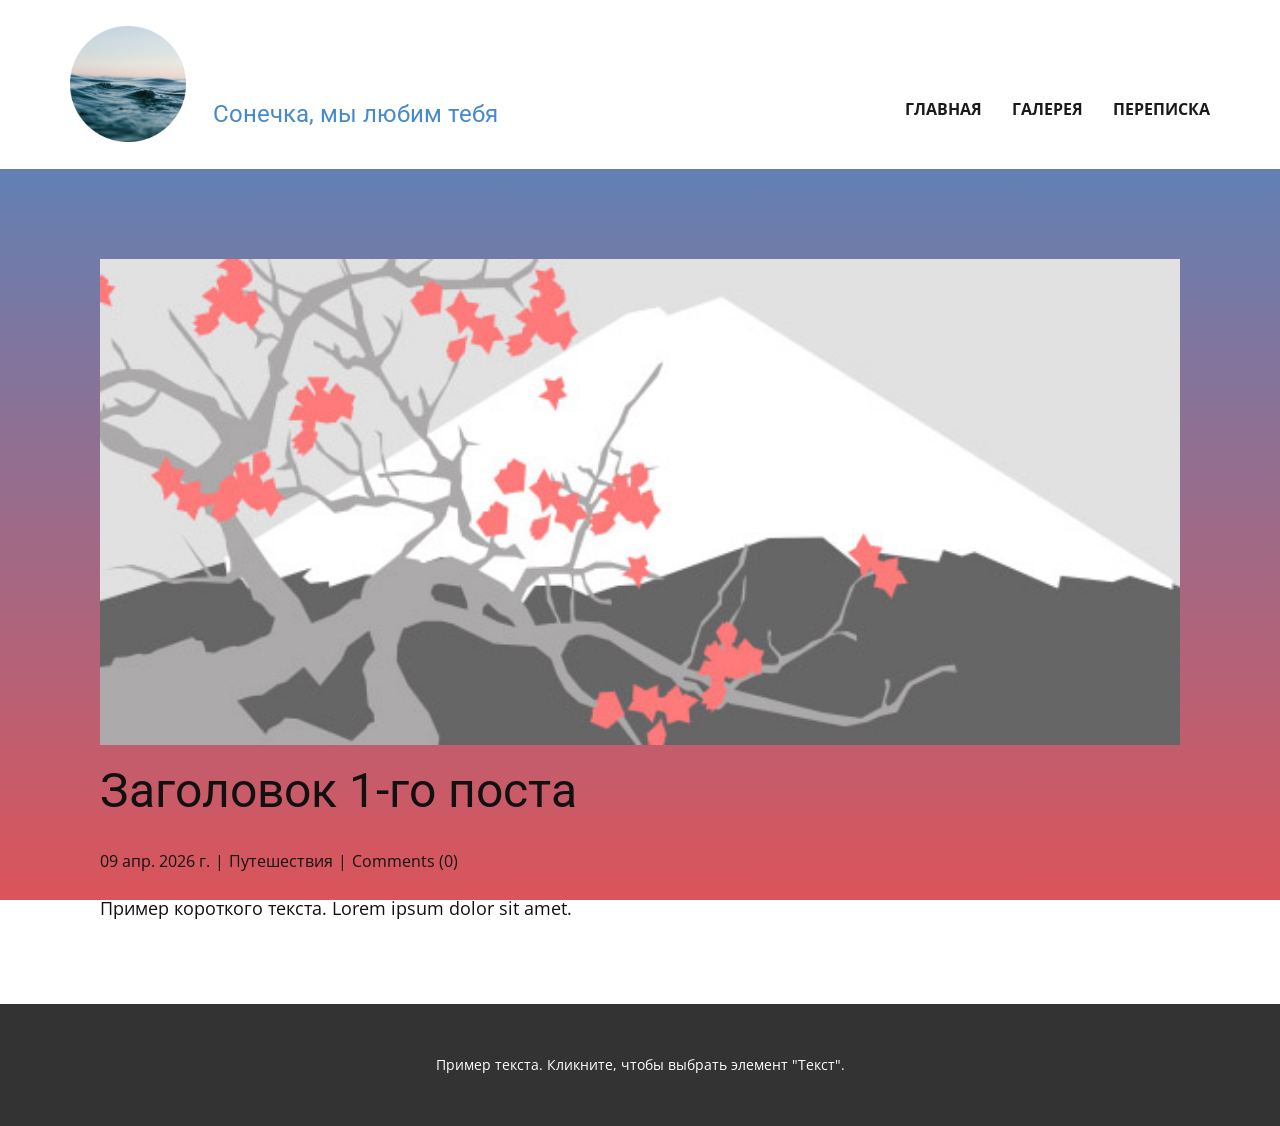
<file: blog/пост.html>
<!DOCTYPE html>
<html style="font-size: 16px;" lang="ru"><head>
    <meta name="viewport" content="width=device-width, initial-scale=1.0">
    <meta charset="utf-8">
    <meta name="keywords" content="Заголовок 1-го поста">
    <meta name="description" content="">
    <title>Заголовок 1-го поста</title>
    <link rel="stylesheet" href="../nicepage.css" media="screen">
<link rel="stylesheet" href="../Post-Template.css" media="screen">
    <script class="u-script" type="text/javascript" src="../jquery.js" defer=""></script>
    <script class="u-script" type="text/javascript" src="../nicepage.js" defer=""></script>
    <meta name="generator" content="Nicepage 8.5.1, nicepage.com">
    
    
    
    <link id="u-page-google-font" rel="stylesheet" href="https://fonts.googleapis.com/css2?display=swap&amp;family=Roboto:ital,wght@0,100;0,200;0,300;0,400;0,500;0,600;0,700;0,800;0,900;1,100;1,200;1,300;1,400;1,500;1,600;1,700;1,800;1,900&amp;family=Open+Sans:ital,wght@0,300;0,400;0,500;0,600;0,700;0,800;1,300;1,400;1,500;1,600;1,700;1,800">
    <script type="application/ld+json">{
		"@context": "http://schema.org",
		"@type": "Organization",
		"name": "Site1",
		"logo": "images/-.png"
}</script>
    <meta name="theme-color" content="#478ac9">
  <meta data-intl-tel-input-cdn-path="intlTelInput/"></head>
  <body data-path-to-root="./" data-include-products="false" class="u-body u-xl-mode" data-lang="ru"><header class="u-clearfix u-header u-white u-header" id="header"><div class="u-clearfix u-sheet u-valign-middle-lg u-valign-middle-xs u-sheet-1">
        <a href="../files/Soundtrack-SwanPrincess.mp3" class="u-file-link u-image u-image-round u-logo u-radius u-image-1" data-image-width="640" data-image-height="640">
          <img src="../images/-.png" class="u-logo-image u-logo-image-1">
        </a>
        <h4 class="u-text u-text-palette-1-base u-text-1"> Сонечка, мы люби​м тебя</h4>
        <nav class="u-dropdown-icon u-menu u-menu-dropdown u-offcanvas u-menu-1" role="navigation" aria-label="Menu navigation">
          <div class="menu-collapse" style="font-size: 1rem; letter-spacing: 0px; font-weight: 700; text-transform: uppercase;">
            <a class="u-button-style u-custom-active-border-color u-custom-active-color u-custom-border u-custom-border-color u-custom-borders u-custom-hover-border-color u-custom-hover-color u-custom-left-right-menu-spacing u-custom-padding-bottom u-custom-text-active-color u-custom-text-color u-custom-text-decoration u-custom-text-hover-color u-custom-top-bottom-menu-spacing u-hamburger-link u-nav-link u-text-active-palette-1-base u-text-hover-palette-2-base u-hamburger-link-1" href="#" tabindex="-1" aria-label="Open menu" aria-controls="280f">
              <svg class="u-svg-link" viewBox="0 0 24 24"><use xlink:href="#menu-hamburger"></use></svg>
              <svg class="u-svg-content" version="1.1" id="menu-hamburger" viewBox="0 0 16 16" x="0px" y="0px" xmlns:xlink="http://www.w3.org/1999/xlink" xmlns="http://www.w3.org/2000/svg"><g><rect y="1" width="16" height="2"></rect><rect y="7" width="16" height="2"></rect><rect y="13" width="16" height="2"></rect>
</g></svg>
            </a>
          </div>
          <div class="u-custom-menu u-nav-container">
            <ul role="menubar" class="u-nav u-spacing-30 u-unstyled u-nav-1"><li role="none" class="u-nav-item"><a role="menuitem" class="u-border-2 u-border-active-palette-1-base u-border-hover-palette-1-base u-border-no-left u-border-no-right u-border-no-top u-button-style u-nav-link u-text-active-palette-1-base u-text-grey-90 u-text-hover-grey-90 u-nav-link-2" href="../">Главная</a>
</li><li role="none" class="u-nav-item"><a role="menuitem" class="u-border-2 u-border-active-palette-1-base u-border-hover-palette-1-base u-border-no-left u-border-no-right u-border-no-top u-button-style u-nav-link u-text-active-palette-1-base u-text-grey-90 u-text-hover-grey-90 u-nav-link-2" href="../Галерея.html">Галерея</a>
</li><li role="none" class="u-nav-item"><a role="menuitem" class="u-border-2 u-border-active-palette-1-base u-border-hover-palette-1-base u-border-no-left u-border-no-right u-border-no-top u-button-style u-nav-link u-text-active-palette-1-base u-text-grey-90 u-text-hover-grey-90 u-nav-link-2" href="../Переписка.html">Переписка</a>
</li></ul>
          </div>
          <div class="u-custom-menu u-nav-container-collapse" id="280f" role="region" aria-label="Menu panel">
            <div class="u-black u-container-style u-inner-container-layout u-opacity u-opacity-95 u-sidenav">
              <div class="u-inner-container-layout u-sidenav-overflow">
                <div class="u-menu-close" tabindex="-1" aria-label="Close menu"></div>
                <ul class="u-align-center u-nav u-popupmenu-items u-unstyled u-nav-2" role="menubar"><li role="none" class="u-nav-item"><a role="menuitem" class="u-button-style u-nav-link" href="../">Главная</a>
</li><li role="none" class="u-nav-item"><a role="menuitem" class="u-button-style u-nav-link" href="../Галерея.html">Галерея</a>
</li><li role="none" class="u-nav-item"><a role="menuitem" class="u-button-style u-nav-link" href="../Переписка.html">Переписка</a>
</li></ul>
              </div>
            </div>
            <div class="u-black u-menu-overlay u-opacity u-opacity-70"></div>
          </div>
        </nav>
      </div></header>
    <section class="u-align-center u-clearfix u-section-1" id="block-2">
      <div class="u-clearfix u-sheet u-valign-middle-md u-valign-middle-sm u-valign-middle-xs u-sheet-1"><!--post_details--><!--post_details_options_json--><!--{"source":""}--><!--/post_details_options_json--><!--blog_post-->
        <div class="u-container-style u-expanded-width u-post-details u-post-details-1">
          <div class="u-container-layout u-valign-middle u-container-layout-1"><!--blog_post_image-->
            <img alt="" class="u-blog-control u-expanded-width u-image u-image-default u-image-1" src="../images/0fd3416c.jpeg"><!--/blog_post_image--><!--blog_post_header-->
            <h2 class="u-blog-control u-text u-text-1">Заголовок 1-го поста</h2><!--/blog_post_header--><!--blog_post_metadata-->
            <div class="u-blog-control u-metadata u-metadata-1"><!--blog_post_metadata_date--><span class="u-meta-date u-meta-icon">09 апр. 2026 г.</span><!--/blog_post_metadata_date--><!--blog_post_metadata_category--><span class="u-meta-category u-meta-icon"><a href="/blog/blog.html#/blog-1///2">Путешествия</a></span><!--/blog_post_metadata_category--><!--blog_post_metadata_comments--><span class="u-meta-comments u-meta-icon"><!--blog_post_metadata_comments_content-->Comments (0)<!--/blog_post_metadata_comments_content--></span><!--/blog_post_metadata_comments-->
            </div><!--/blog_post_metadata--><!--blog_post_content-->
            <div class="u-align-justify u-blog-control u-post-content u-text u-text-2 fr-view">
  <p>Пример короткого текста. Lorem ipsum dolor sit amet.</p>
  </div><!--/blog_post_content-->
          </div>
        </div><!--/blog_post--><!--/post_details-->
      </div>
    </section>
    
    
    
    <footer class="u-align-center u-clearfix u-container-align-center u-footer u-grey-80 u-footer" id="footer"><div class="u-clearfix u-sheet u-valign-middle-md u-valign-middle-xl u-valign-middle-xs u-sheet-1">
        <p class="u-small-text u-text u-text-variant u-text-1">Пример текста. Кликните, чтобы выбрать элемент "Текст".</p>
      </div></footer>
  
</body></html>
</file>
